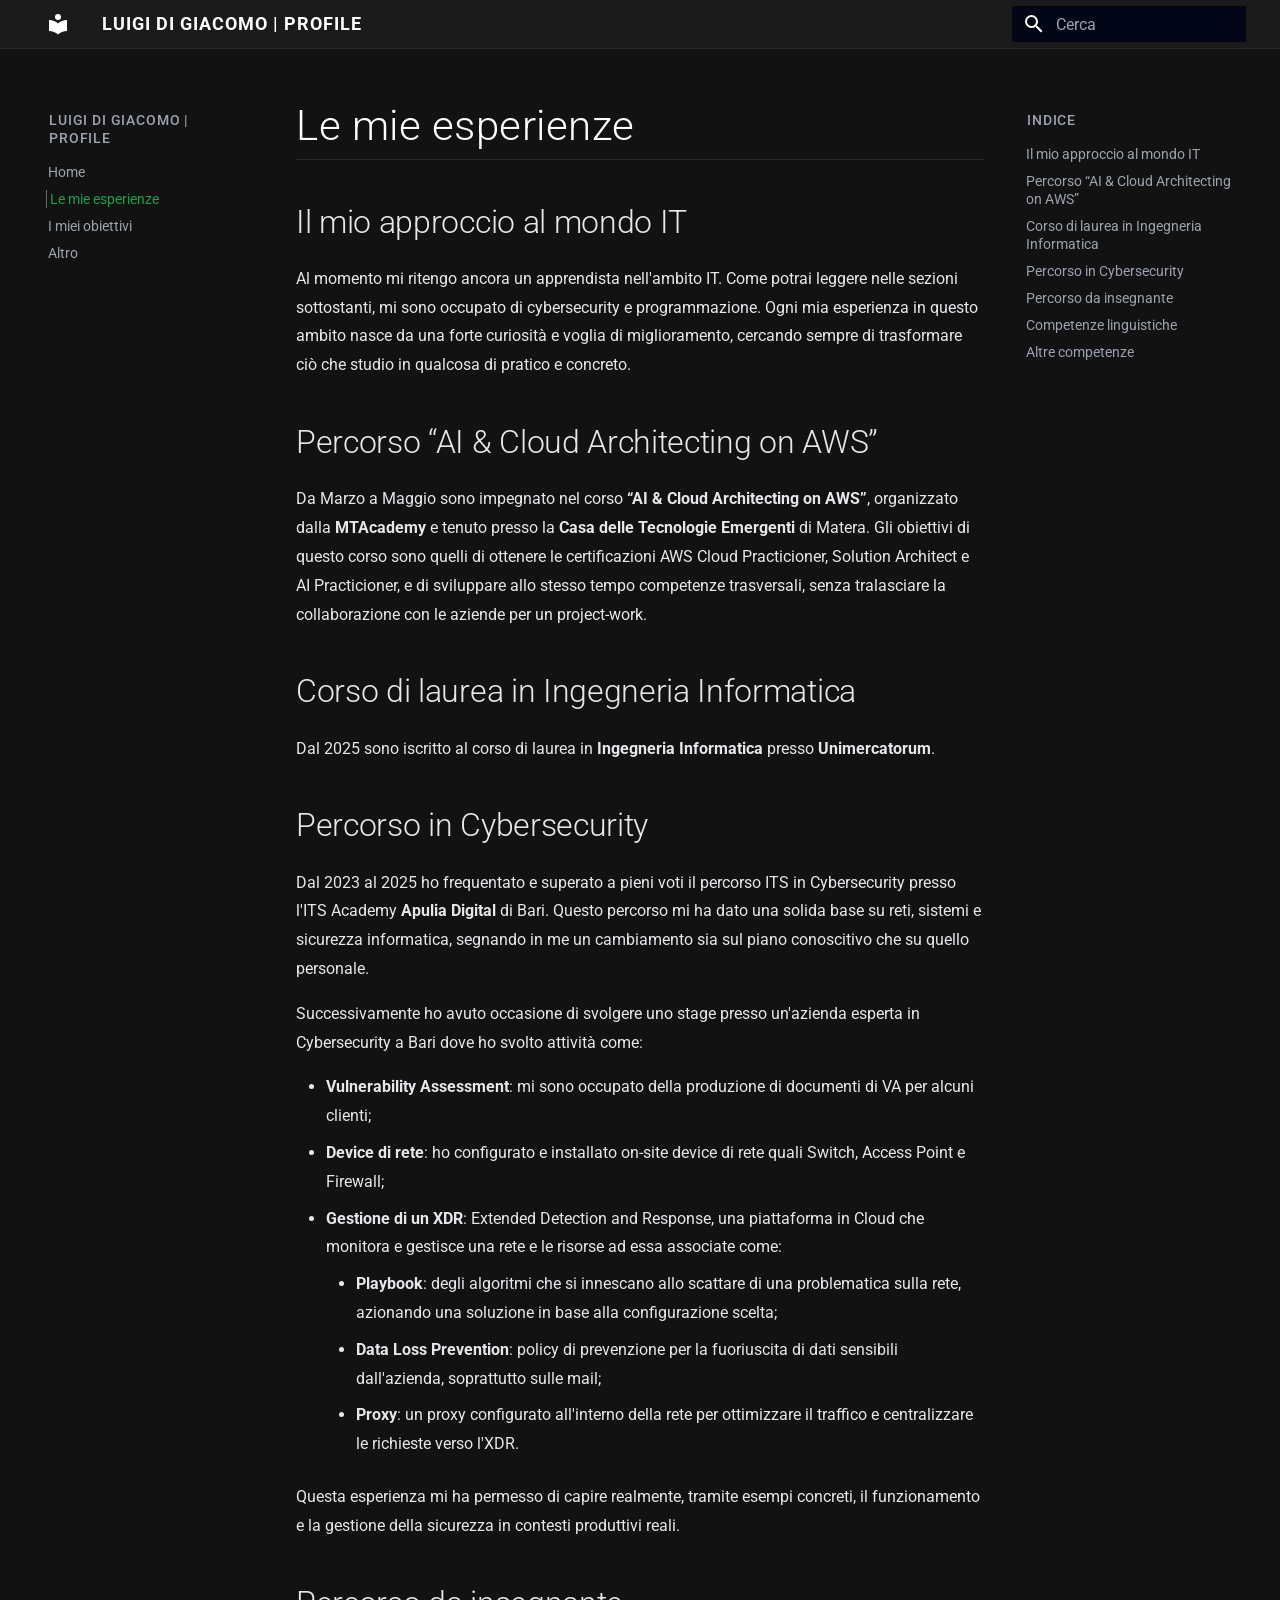
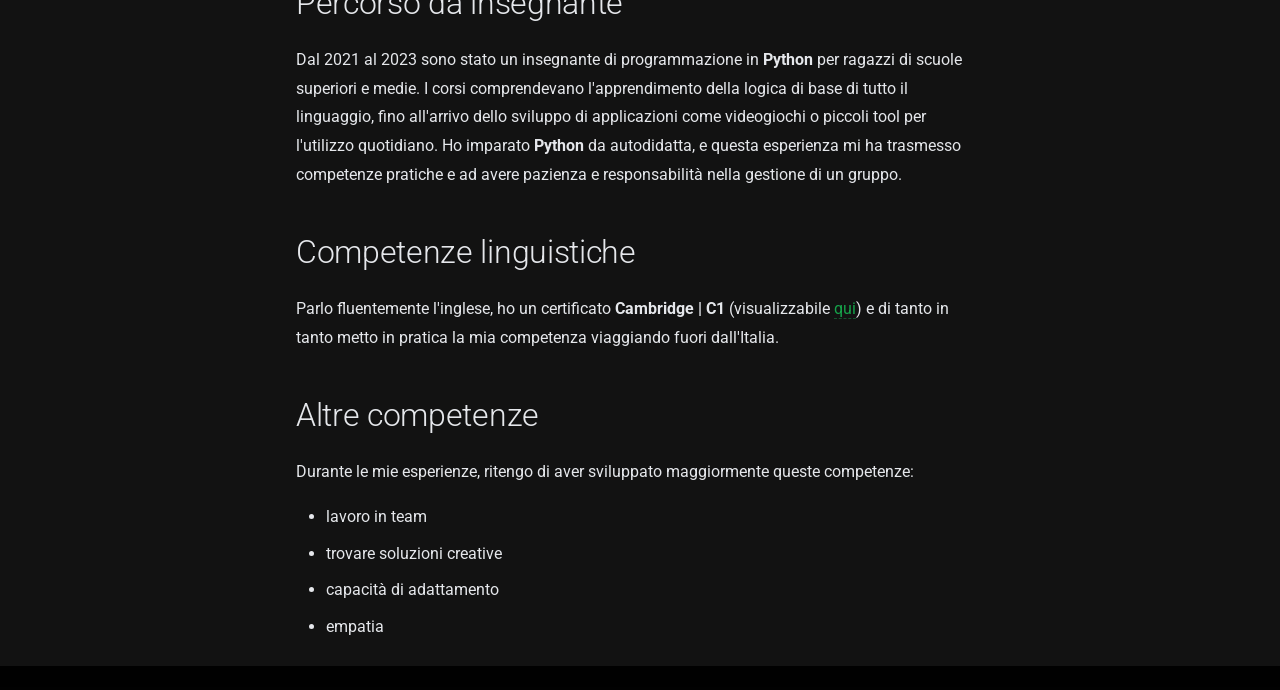
<file: portfolio/portfolio/site/esperienze/index.html>
<!doctype html>
<html lang="it" class="no-js">
  <head>
    
      <meta charset="utf-8">
      <meta name="viewport" content="width=device-width,initial-scale=1">
      
      
        <meta name="author" content="Luigi Di Giacomo">
      
      
        <link rel="canonical" href="https://luigidigiacomo.github.io/esperienze/">
      
      
        <link rel="prev" href="..">
      
      
        <link rel="next" href="../obiettivi/">
      
      
        
      
      
      <link rel="icon" href="../assets/images/favicon.png">
      <meta name="generator" content="mkdocs-1.6.1, mkdocs-material-9.7.6">
    
    
      
        <title>Le mie esperienze - Luigi Di Giacomo | Profile</title>
      
    
    
      <link rel="stylesheet" href="../assets/stylesheets/main.484c7ddc.min.css">
      
      


    
    
      
    
    
      
        
        
        <link rel="preconnect" href="https://fonts.gstatic.com" crossorigin>
        <link rel="stylesheet" href="https://fonts.googleapis.com/css?family=Roboto:300,300i,400,400i,700,700i%7CRoboto+Mono:400,400i,700,700i&display=fallback">
        <style>:root{--md-text-font:"Roboto";--md-code-font:"Roboto Mono"}</style>
      
    
    
      <link rel="stylesheet" href="../style.css">
    
      <link rel="stylesheet" href="../assets/stylesheets/extra.css">
    
    <script>__md_scope=new URL("..",location),__md_hash=e=>[...e].reduce(((e,_)=>(e<<5)-e+_.charCodeAt(0)),0),__md_get=(e,_=localStorage,t=__md_scope)=>JSON.parse(_.getItem(t.pathname+"."+e)),__md_set=(e,_,t=localStorage,a=__md_scope)=>{try{t.setItem(a.pathname+"."+e,JSON.stringify(_))}catch(e){}}</script>
    
      

    
    
  </head>
  
  
    <body dir="ltr">
  
    
    <input class="md-toggle" data-md-toggle="drawer" type="checkbox" id="__drawer" autocomplete="off">
    <input class="md-toggle" data-md-toggle="search" type="checkbox" id="__search" autocomplete="off">
    <label class="md-overlay" for="__drawer"></label>
    <div data-md-component="skip">
      
        
        <a href="#le-mie-esperienze" class="md-skip">
          Vai al contenuto
        </a>
      
    </div>
    <div data-md-component="announce">
      
    </div>
    
    
      

  

<header class="md-header md-header--shadow" data-md-component="header">
  <nav class="md-header__inner md-grid" aria-label="Intestazione">
    <a href=".." title="Luigi Di Giacomo | Profile" class="md-header__button md-logo" aria-label="Luigi Di Giacomo | Profile" data-md-component="logo">
      
  
  <svg xmlns="http://www.w3.org/2000/svg" viewBox="0 0 24 24"><path d="M12 8a3 3 0 0 0 3-3 3 3 0 0 0-3-3 3 3 0 0 0-3 3 3 3 0 0 0 3 3m0 3.54C9.64 9.35 6.5 8 3 8v11c3.5 0 6.64 1.35 9 3.54 2.36-2.19 5.5-3.54 9-3.54V8c-3.5 0-6.64 1.35-9 3.54"/></svg>

    </a>
    <label class="md-header__button md-icon" for="__drawer">
      
      <svg xmlns="http://www.w3.org/2000/svg" viewBox="0 0 24 24"><path d="M3 6h18v2H3zm0 5h18v2H3zm0 5h18v2H3z"/></svg>
    </label>
    <div class="md-header__title" data-md-component="header-title">
      <div class="md-header__ellipsis">
        <div class="md-header__topic">
          <span class="md-ellipsis">
            Luigi Di Giacomo | Profile
          </span>
        </div>
        <div class="md-header__topic" data-md-component="header-topic">
          <span class="md-ellipsis">
            
              Le mie esperienze
            
          </span>
        </div>
      </div>
    </div>
    
    
      <script>var palette=__md_get("__palette");if(palette&&palette.color){if("(prefers-color-scheme)"===palette.color.media){var media=matchMedia("(prefers-color-scheme: light)"),input=document.querySelector(media.matches?"[data-md-color-media='(prefers-color-scheme: light)']":"[data-md-color-media='(prefers-color-scheme: dark)']");palette.color.media=input.getAttribute("data-md-color-media"),palette.color.scheme=input.getAttribute("data-md-color-scheme"),palette.color.primary=input.getAttribute("data-md-color-primary"),palette.color.accent=input.getAttribute("data-md-color-accent")}for(var[key,value]of Object.entries(palette.color))document.body.setAttribute("data-md-color-"+key,value)}</script>
    
    
    
      
      
        <label class="md-header__button md-icon" for="__search">
          
          <svg xmlns="http://www.w3.org/2000/svg" viewBox="0 0 24 24"><path d="M9.5 3A6.5 6.5 0 0 1 16 9.5c0 1.61-.59 3.09-1.56 4.23l.27.27h.79l5 5-1.5 1.5-5-5v-.79l-.27-.27A6.52 6.52 0 0 1 9.5 16 6.5 6.5 0 0 1 3 9.5 6.5 6.5 0 0 1 9.5 3m0 2C7 5 5 7 5 9.5S7 14 9.5 14 14 12 14 9.5 12 5 9.5 5"/></svg>
        </label>
        <div class="md-search" data-md-component="search" role="dialog">
  <label class="md-search__overlay" for="__search"></label>
  <div class="md-search__inner" role="search">
    <form class="md-search__form" name="search">
      <input type="text" class="md-search__input" name="query" aria-label="Cerca" placeholder="Cerca" autocapitalize="off" autocorrect="off" autocomplete="off" spellcheck="false" data-md-component="search-query" required>
      <label class="md-search__icon md-icon" for="__search">
        
        <svg xmlns="http://www.w3.org/2000/svg" viewBox="0 0 24 24"><path d="M9.5 3A6.5 6.5 0 0 1 16 9.5c0 1.61-.59 3.09-1.56 4.23l.27.27h.79l5 5-1.5 1.5-5-5v-.79l-.27-.27A6.52 6.52 0 0 1 9.5 16 6.5 6.5 0 0 1 3 9.5 6.5 6.5 0 0 1 9.5 3m0 2C7 5 5 7 5 9.5S7 14 9.5 14 14 12 14 9.5 12 5 9.5 5"/></svg>
        
        <svg xmlns="http://www.w3.org/2000/svg" viewBox="0 0 24 24"><path d="M20 11v2H8l5.5 5.5-1.42 1.42L4.16 12l7.92-7.92L13.5 5.5 8 11z"/></svg>
      </label>
      <nav class="md-search__options" aria-label="Cerca">
        
        <button type="reset" class="md-search__icon md-icon" title="Cancella" aria-label="Cancella" tabindex="-1">
          
          <svg xmlns="http://www.w3.org/2000/svg" viewBox="0 0 24 24"><path d="M19 6.41 17.59 5 12 10.59 6.41 5 5 6.41 10.59 12 5 17.59 6.41 19 12 13.41 17.59 19 19 17.59 13.41 12z"/></svg>
        </button>
      </nav>
      
    </form>
    <div class="md-search__output">
      <div class="md-search__scrollwrap" tabindex="0" data-md-scrollfix>
        <div class="md-search-result" data-md-component="search-result">
          <div class="md-search-result__meta">
            Inizializza la ricerca
          </div>
          <ol class="md-search-result__list" role="presentation"></ol>
        </div>
      </div>
    </div>
  </div>
</div>
      
    
    
  </nav>
  
</header>
    
    <div class="md-container" data-md-component="container">
      
      
        
          
        
      
      <main class="md-main" data-md-component="main">
        <div class="md-main__inner md-grid">
          
            
              
              <div class="md-sidebar md-sidebar--primary" data-md-component="sidebar" data-md-type="navigation" >
                <div class="md-sidebar__scrollwrap">
                  <div class="md-sidebar__inner">
                    



<nav class="md-nav md-nav--primary" aria-label="Navigazione" data-md-level="0">
  <label class="md-nav__title" for="__drawer">
    <a href=".." title="Luigi Di Giacomo | Profile" class="md-nav__button md-logo" aria-label="Luigi Di Giacomo | Profile" data-md-component="logo">
      
  
  <svg xmlns="http://www.w3.org/2000/svg" viewBox="0 0 24 24"><path d="M12 8a3 3 0 0 0 3-3 3 3 0 0 0-3-3 3 3 0 0 0-3 3 3 3 0 0 0 3 3m0 3.54C9.64 9.35 6.5 8 3 8v11c3.5 0 6.64 1.35 9 3.54 2.36-2.19 5.5-3.54 9-3.54V8c-3.5 0-6.64 1.35-9 3.54"/></svg>

    </a>
    Luigi Di Giacomo | Profile
  </label>
  
  <ul class="md-nav__list" data-md-scrollfix>
    
      
      
  
  
  
  
    <li class="md-nav__item">
      <a href=".." class="md-nav__link">
        
  
  
  <span class="md-ellipsis">
    
  
    Home
  

    
  </span>
  
  

      </a>
    </li>
  

    
      
      
  
  
    
  
  
  
    <li class="md-nav__item md-nav__item--active">
      
      <input class="md-nav__toggle md-toggle" type="checkbox" id="__toc">
      
      
        
      
      
        <label class="md-nav__link md-nav__link--active" for="__toc">
          
  
  
  <span class="md-ellipsis">
    
  
    Le mie esperienze
  

    
  </span>
  
  

          <span class="md-nav__icon md-icon"></span>
        </label>
      
      <a href="./" class="md-nav__link md-nav__link--active">
        
  
  
  <span class="md-ellipsis">
    
  
    Le mie esperienze
  

    
  </span>
  
  

      </a>
      
        

<nav class="md-nav md-nav--secondary" aria-label="Indice">
  
  
  
    
  
  
    <label class="md-nav__title" for="__toc">
      <span class="md-nav__icon md-icon"></span>
      Indice
    </label>
    <ul class="md-nav__list" data-md-component="toc" data-md-scrollfix>
      
        <li class="md-nav__item">
  <a href="#il-mio-approccio-al-mondo-it" class="md-nav__link">
    <span class="md-ellipsis">
      
        Il mio approccio al mondo IT
      
    </span>
  </a>
  
</li>
      
        <li class="md-nav__item">
  <a href="#percorso-ai-cloud-architecting-on-aws" class="md-nav__link">
    <span class="md-ellipsis">
      
        Percorso “AI &amp; Cloud Architecting on AWS”
      
    </span>
  </a>
  
</li>
      
        <li class="md-nav__item">
  <a href="#corso-di-laurea-in-ingegneria-informatica" class="md-nav__link">
    <span class="md-ellipsis">
      
        Corso di laurea in Ingegneria Informatica
      
    </span>
  </a>
  
</li>
      
        <li class="md-nav__item">
  <a href="#percorso-in-cybersecurity" class="md-nav__link">
    <span class="md-ellipsis">
      
        Percorso in Cybersecurity
      
    </span>
  </a>
  
</li>
      
        <li class="md-nav__item">
  <a href="#percorso-da-insegnante" class="md-nav__link">
    <span class="md-ellipsis">
      
        Percorso da insegnante
      
    </span>
  </a>
  
</li>
      
        <li class="md-nav__item">
  <a href="#competenze-linguistiche" class="md-nav__link">
    <span class="md-ellipsis">
      
        Competenze linguistiche
      
    </span>
  </a>
  
</li>
      
        <li class="md-nav__item">
  <a href="#altre-competenze" class="md-nav__link">
    <span class="md-ellipsis">
      
        Altre competenze
      
    </span>
  </a>
  
</li>
      
    </ul>
  
</nav>
      
    </li>
  

    
      
      
  
  
  
  
    <li class="md-nav__item">
      <a href="../obiettivi/" class="md-nav__link">
        
  
  
  <span class="md-ellipsis">
    
  
    I miei obiettivi
  

    
  </span>
  
  

      </a>
    </li>
  

    
      
      
  
  
  
  
    <li class="md-nav__item">
      <a href="../info/" class="md-nav__link">
        
  
  
  <span class="md-ellipsis">
    
  
    Altro
  

    
  </span>
  
  

      </a>
    </li>
  

    
  </ul>
</nav>
                  </div>
                </div>
              </div>
            
            
              
              <div class="md-sidebar md-sidebar--secondary" data-md-component="sidebar" data-md-type="toc" >
                <div class="md-sidebar__scrollwrap">
                  <div class="md-sidebar__inner">
                    

<nav class="md-nav md-nav--secondary" aria-label="Indice">
  
  
  
    
  
  
    <label class="md-nav__title" for="__toc">
      <span class="md-nav__icon md-icon"></span>
      Indice
    </label>
    <ul class="md-nav__list" data-md-component="toc" data-md-scrollfix>
      
        <li class="md-nav__item">
  <a href="#il-mio-approccio-al-mondo-it" class="md-nav__link">
    <span class="md-ellipsis">
      
        Il mio approccio al mondo IT
      
    </span>
  </a>
  
</li>
      
        <li class="md-nav__item">
  <a href="#percorso-ai-cloud-architecting-on-aws" class="md-nav__link">
    <span class="md-ellipsis">
      
        Percorso “AI &amp; Cloud Architecting on AWS”
      
    </span>
  </a>
  
</li>
      
        <li class="md-nav__item">
  <a href="#corso-di-laurea-in-ingegneria-informatica" class="md-nav__link">
    <span class="md-ellipsis">
      
        Corso di laurea in Ingegneria Informatica
      
    </span>
  </a>
  
</li>
      
        <li class="md-nav__item">
  <a href="#percorso-in-cybersecurity" class="md-nav__link">
    <span class="md-ellipsis">
      
        Percorso in Cybersecurity
      
    </span>
  </a>
  
</li>
      
        <li class="md-nav__item">
  <a href="#percorso-da-insegnante" class="md-nav__link">
    <span class="md-ellipsis">
      
        Percorso da insegnante
      
    </span>
  </a>
  
</li>
      
        <li class="md-nav__item">
  <a href="#competenze-linguistiche" class="md-nav__link">
    <span class="md-ellipsis">
      
        Competenze linguistiche
      
    </span>
  </a>
  
</li>
      
        <li class="md-nav__item">
  <a href="#altre-competenze" class="md-nav__link">
    <span class="md-ellipsis">
      
        Altre competenze
      
    </span>
  </a>
  
</li>
      
    </ul>
  
</nav>
                  </div>
                </div>
              </div>
            
          
          
            <div class="md-content" data-md-component="content">
              
              <article class="md-content__inner md-typeset">
                
                  



<h1 id="le-mie-esperienze">Le mie esperienze</h1>
<h2 id="il-mio-approccio-al-mondo-it">Il mio approccio al mondo IT</h2>
<p>Al momento mi ritengo ancora un apprendista nell'ambito IT. Come potrai leggere nelle sezioni sottostanti, mi sono occupato di cybersecurity e programmazione. Ogni mia esperienza in questo ambito nasce da una forte curiosità e voglia di miglioramento, cercando sempre di trasformare ciò che studio in qualcosa di pratico e concreto.</p>
<h2 id="percorso-ai-cloud-architecting-on-aws">Percorso “AI &amp; Cloud Architecting on AWS”</h2>
<p>Da Marzo a Maggio sono impegnato nel corso <strong>“AI &amp; Cloud Architecting on AWS”</strong>, organizzato dalla <strong>MTAcademy</strong> e tenuto presso la <strong>Casa delle Tecnologie Emergenti</strong> di Matera. Gli obiettivi di questo corso sono quelli di ottenere le certificazioni AWS Cloud Practicioner, Solution Architect e AI Practicioner, e di sviluppare allo stesso tempo competenze trasversali, senza tralasciare la collaborazione con le aziende per un project-work.</p>
<h2 id="corso-di-laurea-in-ingegneria-informatica">Corso di laurea in Ingegneria Informatica</h2>
<p>Dal 2025 sono iscritto al corso di laurea in <strong>Ingegneria Informatica</strong> presso <strong>Unimercatorum</strong>.</p>
<h2 id="percorso-in-cybersecurity">Percorso in Cybersecurity</h2>
<p>Dal 2023 al 2025 ho frequentato e superato a pieni voti il percorso ITS in Cybersecurity presso l'ITS Academy <strong>Apulia Digital</strong> di Bari. Questo percorso mi ha dato una solida base su reti, sistemi e sicurezza informatica, segnando in me un cambiamento sia sul piano conoscitivo che su quello personale.</p>
<p>Successivamente ho avuto occasione di svolgere uno stage presso un'azienda esperta in Cybersecurity a Bari dove ho svolto attività come:</p>
<ul>
<li><strong>Vulnerability Assessment</strong>: mi sono occupato della produzione di documenti di VA per alcuni clienti;</li>
<li><strong>Device di rete</strong>: ho configurato e installato on-site device di rete quali Switch, Access Point e Firewall;</li>
<li><strong>Gestione di un XDR</strong>: Extended Detection and Response, una piattaforma in Cloud che monitora e gestisce una rete e le risorse ad essa associate come:<ul>
<li><strong>Playbook</strong>: degli algoritmi che si innescano allo scattare di una problematica sulla rete, azionando una soluzione in base alla configurazione scelta;</li>
<li><strong>Data Loss Prevention</strong>: policy di prevenzione per la fuoriuscita di dati sensibili dall'azienda, soprattutto sulle mail;</li>
<li><strong>Proxy</strong>: un proxy configurato all'interno della rete per ottimizzare il traffico e centralizzare le richieste verso l'XDR.</li>
</ul>
</li>
</ul>
<p>Questa esperienza mi ha permesso di capire realmente, tramite esempi concreti, il funzionamento e la gestione della sicurezza in contesti produttivi reali.</p>
<h2 id="percorso-da-insegnante">Percorso da insegnante</h2>
<p>Dal 2021 al 2023 sono stato un insegnante di programmazione in <strong>Python</strong> per ragazzi di scuole superiori e medie. I corsi comprendevano l'apprendimento della logica di base di tutto il linguaggio, fino all'arrivo dello sviluppo di applicazioni come videogiochi o piccoli tool per l'utilizzo quotidiano.
Ho imparato <strong>Python</strong> da autodidatta, e questa esperienza mi ha trasmesso competenze pratiche e ad avere pazienza e responsabilità nella gestione di un gruppo.</p>
<h2 id="competenze-linguistiche">Competenze linguistiche</h2>
<p>Parlo fluentemente l'inglese, ho un certificato <strong>Cambridge | C1</strong> (visualizzabile <a href="../files/C1_Cambridge_Certificate.pdf">qui</a>) e di tanto in tanto metto in pratica la mia competenza viaggiando fuori dall'Italia.</p>
<h2 id="altre-competenze">Altre competenze</h2>
<p>Durante le mie esperienze, ritengo di aver sviluppato maggiormente queste competenze:</p>
<ul>
<li>lavoro in team</li>
<li>trovare soluzioni creative</li>
<li>capacità di adattamento</li>
<li>empatia</li>
</ul>












                
              </article>
            </div>
          
          
<script>var target=document.getElementById(location.hash.slice(1));target&&target.name&&(target.checked=target.name.startsWith("__tabbed_"))</script>
        </div>
        
      </main>
      
        <footer class="md-footer">
  
  <div class="md-footer-meta md-typeset">
    <div class="md-footer-meta__inner md-grid">
      <div class="md-copyright">
  
  
</div>
      
    </div>
  </div>
</footer>
      
    </div>
    <div class="md-dialog" data-md-component="dialog">
      <div class="md-dialog__inner md-typeset"></div>
    </div>
    
    
    
      
      
      <script id="__config" type="application/json">{"annotate": null, "base": "..", "features": [], "search": "../assets/javascripts/workers/search.2c215733.min.js", "tags": null, "translations": {"clipboard.copied": "Copiato", "clipboard.copy": "Copia", "search.result.more.one": "1 altro in questa pagina", "search.result.more.other": "# altri in questa pagina", "search.result.none": "Nessun documento trovato", "search.result.one": "1 documento trovato", "search.result.other": "# documenti trovati", "search.result.placeholder": "Scrivi per iniziare a cercare", "search.result.term.missing": "Non presente", "select.version": "Seleziona la versione"}, "version": null}</script>
    
    
      <script src="../assets/javascripts/bundle.79ae519e.min.js"></script>
      
    
  </body>
</html>
</file>
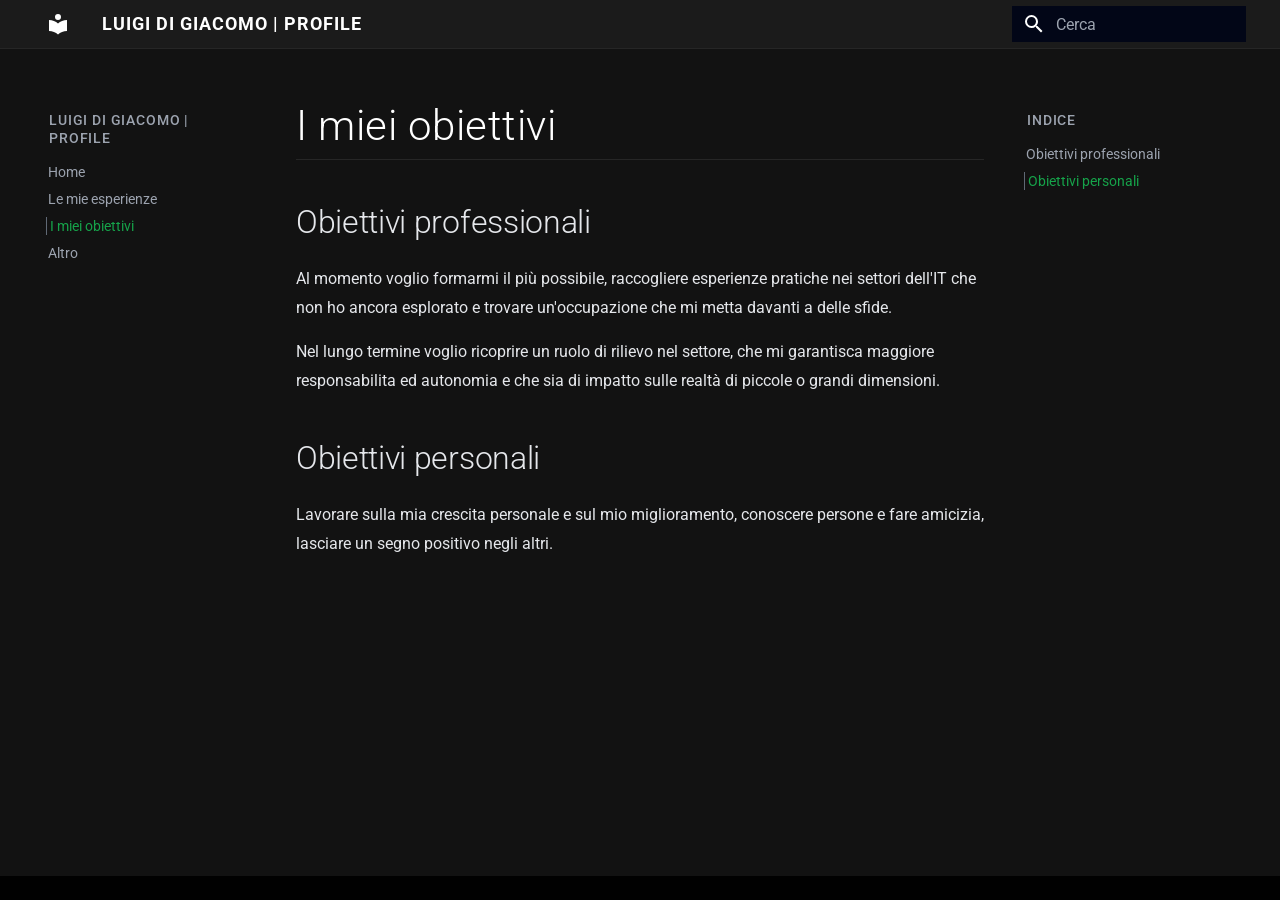
<file: portfolio/portfolio/site/obiettivi/index.html>
<!doctype html>
<html lang="it" class="no-js">
  <head>
    
      <meta charset="utf-8">
      <meta name="viewport" content="width=device-width,initial-scale=1">
      
      
        <meta name="author" content="Luigi Di Giacomo">
      
      
        <link rel="canonical" href="https://luigidigiacomo.github.io/obiettivi/">
      
      
        <link rel="prev" href="../esperienze/">
      
      
        <link rel="next" href="../info/">
      
      
        
      
      
      <link rel="icon" href="../assets/images/favicon.png">
      <meta name="generator" content="mkdocs-1.6.1, mkdocs-material-9.7.6">
    
    
      
        <title>I miei obiettivi - Luigi Di Giacomo | Profile</title>
      
    
    
      <link rel="stylesheet" href="../assets/stylesheets/main.484c7ddc.min.css">
      
      


    
    
      
    
    
      
        
        
        <link rel="preconnect" href="https://fonts.gstatic.com" crossorigin>
        <link rel="stylesheet" href="https://fonts.googleapis.com/css?family=Roboto:300,300i,400,400i,700,700i%7CRoboto+Mono:400,400i,700,700i&display=fallback">
        <style>:root{--md-text-font:"Roboto";--md-code-font:"Roboto Mono"}</style>
      
    
    
      <link rel="stylesheet" href="../style.css">
    
      <link rel="stylesheet" href="../assets/stylesheets/extra.css">
    
    <script>__md_scope=new URL("..",location),__md_hash=e=>[...e].reduce(((e,_)=>(e<<5)-e+_.charCodeAt(0)),0),__md_get=(e,_=localStorage,t=__md_scope)=>JSON.parse(_.getItem(t.pathname+"."+e)),__md_set=(e,_,t=localStorage,a=__md_scope)=>{try{t.setItem(a.pathname+"."+e,JSON.stringify(_))}catch(e){}}</script>
    
      

    
    
  </head>
  
  
    <body dir="ltr">
  
    
    <input class="md-toggle" data-md-toggle="drawer" type="checkbox" id="__drawer" autocomplete="off">
    <input class="md-toggle" data-md-toggle="search" type="checkbox" id="__search" autocomplete="off">
    <label class="md-overlay" for="__drawer"></label>
    <div data-md-component="skip">
      
        
        <a href="#i-miei-obiettivi" class="md-skip">
          Vai al contenuto
        </a>
      
    </div>
    <div data-md-component="announce">
      
    </div>
    
    
      

  

<header class="md-header md-header--shadow" data-md-component="header">
  <nav class="md-header__inner md-grid" aria-label="Intestazione">
    <a href=".." title="Luigi Di Giacomo | Profile" class="md-header__button md-logo" aria-label="Luigi Di Giacomo | Profile" data-md-component="logo">
      
  
  <svg xmlns="http://www.w3.org/2000/svg" viewBox="0 0 24 24"><path d="M12 8a3 3 0 0 0 3-3 3 3 0 0 0-3-3 3 3 0 0 0-3 3 3 3 0 0 0 3 3m0 3.54C9.64 9.35 6.5 8 3 8v11c3.5 0 6.64 1.35 9 3.54 2.36-2.19 5.5-3.54 9-3.54V8c-3.5 0-6.64 1.35-9 3.54"/></svg>

    </a>
    <label class="md-header__button md-icon" for="__drawer">
      
      <svg xmlns="http://www.w3.org/2000/svg" viewBox="0 0 24 24"><path d="M3 6h18v2H3zm0 5h18v2H3zm0 5h18v2H3z"/></svg>
    </label>
    <div class="md-header__title" data-md-component="header-title">
      <div class="md-header__ellipsis">
        <div class="md-header__topic">
          <span class="md-ellipsis">
            Luigi Di Giacomo | Profile
          </span>
        </div>
        <div class="md-header__topic" data-md-component="header-topic">
          <span class="md-ellipsis">
            
              I miei obiettivi
            
          </span>
        </div>
      </div>
    </div>
    
    
      <script>var palette=__md_get("__palette");if(palette&&palette.color){if("(prefers-color-scheme)"===palette.color.media){var media=matchMedia("(prefers-color-scheme: light)"),input=document.querySelector(media.matches?"[data-md-color-media='(prefers-color-scheme: light)']":"[data-md-color-media='(prefers-color-scheme: dark)']");palette.color.media=input.getAttribute("data-md-color-media"),palette.color.scheme=input.getAttribute("data-md-color-scheme"),palette.color.primary=input.getAttribute("data-md-color-primary"),palette.color.accent=input.getAttribute("data-md-color-accent")}for(var[key,value]of Object.entries(palette.color))document.body.setAttribute("data-md-color-"+key,value)}</script>
    
    
    
      
      
        <label class="md-header__button md-icon" for="__search">
          
          <svg xmlns="http://www.w3.org/2000/svg" viewBox="0 0 24 24"><path d="M9.5 3A6.5 6.5 0 0 1 16 9.5c0 1.61-.59 3.09-1.56 4.23l.27.27h.79l5 5-1.5 1.5-5-5v-.79l-.27-.27A6.52 6.52 0 0 1 9.5 16 6.5 6.5 0 0 1 3 9.5 6.5 6.5 0 0 1 9.5 3m0 2C7 5 5 7 5 9.5S7 14 9.5 14 14 12 14 9.5 12 5 9.5 5"/></svg>
        </label>
        <div class="md-search" data-md-component="search" role="dialog">
  <label class="md-search__overlay" for="__search"></label>
  <div class="md-search__inner" role="search">
    <form class="md-search__form" name="search">
      <input type="text" class="md-search__input" name="query" aria-label="Cerca" placeholder="Cerca" autocapitalize="off" autocorrect="off" autocomplete="off" spellcheck="false" data-md-component="search-query" required>
      <label class="md-search__icon md-icon" for="__search">
        
        <svg xmlns="http://www.w3.org/2000/svg" viewBox="0 0 24 24"><path d="M9.5 3A6.5 6.5 0 0 1 16 9.5c0 1.61-.59 3.09-1.56 4.23l.27.27h.79l5 5-1.5 1.5-5-5v-.79l-.27-.27A6.52 6.52 0 0 1 9.5 16 6.5 6.5 0 0 1 3 9.5 6.5 6.5 0 0 1 9.5 3m0 2C7 5 5 7 5 9.5S7 14 9.5 14 14 12 14 9.5 12 5 9.5 5"/></svg>
        
        <svg xmlns="http://www.w3.org/2000/svg" viewBox="0 0 24 24"><path d="M20 11v2H8l5.5 5.5-1.42 1.42L4.16 12l7.92-7.92L13.5 5.5 8 11z"/></svg>
      </label>
      <nav class="md-search__options" aria-label="Cerca">
        
        <button type="reset" class="md-search__icon md-icon" title="Cancella" aria-label="Cancella" tabindex="-1">
          
          <svg xmlns="http://www.w3.org/2000/svg" viewBox="0 0 24 24"><path d="M19 6.41 17.59 5 12 10.59 6.41 5 5 6.41 10.59 12 5 17.59 6.41 19 12 13.41 17.59 19 19 17.59 13.41 12z"/></svg>
        </button>
      </nav>
      
    </form>
    <div class="md-search__output">
      <div class="md-search__scrollwrap" tabindex="0" data-md-scrollfix>
        <div class="md-search-result" data-md-component="search-result">
          <div class="md-search-result__meta">
            Inizializza la ricerca
          </div>
          <ol class="md-search-result__list" role="presentation"></ol>
        </div>
      </div>
    </div>
  </div>
</div>
      
    
    
  </nav>
  
</header>
    
    <div class="md-container" data-md-component="container">
      
      
        
          
        
      
      <main class="md-main" data-md-component="main">
        <div class="md-main__inner md-grid">
          
            
              
              <div class="md-sidebar md-sidebar--primary" data-md-component="sidebar" data-md-type="navigation" >
                <div class="md-sidebar__scrollwrap">
                  <div class="md-sidebar__inner">
                    



<nav class="md-nav md-nav--primary" aria-label="Navigazione" data-md-level="0">
  <label class="md-nav__title" for="__drawer">
    <a href=".." title="Luigi Di Giacomo | Profile" class="md-nav__button md-logo" aria-label="Luigi Di Giacomo | Profile" data-md-component="logo">
      
  
  <svg xmlns="http://www.w3.org/2000/svg" viewBox="0 0 24 24"><path d="M12 8a3 3 0 0 0 3-3 3 3 0 0 0-3-3 3 3 0 0 0-3 3 3 3 0 0 0 3 3m0 3.54C9.64 9.35 6.5 8 3 8v11c3.5 0 6.64 1.35 9 3.54 2.36-2.19 5.5-3.54 9-3.54V8c-3.5 0-6.64 1.35-9 3.54"/></svg>

    </a>
    Luigi Di Giacomo | Profile
  </label>
  
  <ul class="md-nav__list" data-md-scrollfix>
    
      
      
  
  
  
  
    <li class="md-nav__item">
      <a href=".." class="md-nav__link">
        
  
  
  <span class="md-ellipsis">
    
  
    Home
  

    
  </span>
  
  

      </a>
    </li>
  

    
      
      
  
  
  
  
    <li class="md-nav__item">
      <a href="../esperienze/" class="md-nav__link">
        
  
  
  <span class="md-ellipsis">
    
  
    Le mie esperienze
  

    
  </span>
  
  

      </a>
    </li>
  

    
      
      
  
  
    
  
  
  
    <li class="md-nav__item md-nav__item--active">
      
      <input class="md-nav__toggle md-toggle" type="checkbox" id="__toc">
      
      
        
      
      
        <label class="md-nav__link md-nav__link--active" for="__toc">
          
  
  
  <span class="md-ellipsis">
    
  
    I miei obiettivi
  

    
  </span>
  
  

          <span class="md-nav__icon md-icon"></span>
        </label>
      
      <a href="./" class="md-nav__link md-nav__link--active">
        
  
  
  <span class="md-ellipsis">
    
  
    I miei obiettivi
  

    
  </span>
  
  

      </a>
      
        

<nav class="md-nav md-nav--secondary" aria-label="Indice">
  
  
  
    
  
  
    <label class="md-nav__title" for="__toc">
      <span class="md-nav__icon md-icon"></span>
      Indice
    </label>
    <ul class="md-nav__list" data-md-component="toc" data-md-scrollfix>
      
        <li class="md-nav__item">
  <a href="#obiettivi-professionali" class="md-nav__link">
    <span class="md-ellipsis">
      
        Obiettivi professionali
      
    </span>
  </a>
  
</li>
      
        <li class="md-nav__item">
  <a href="#obiettivi-personali" class="md-nav__link">
    <span class="md-ellipsis">
      
        Obiettivi personali
      
    </span>
  </a>
  
</li>
      
    </ul>
  
</nav>
      
    </li>
  

    
      
      
  
  
  
  
    <li class="md-nav__item">
      <a href="../info/" class="md-nav__link">
        
  
  
  <span class="md-ellipsis">
    
  
    Altro
  

    
  </span>
  
  

      </a>
    </li>
  

    
  </ul>
</nav>
                  </div>
                </div>
              </div>
            
            
              
              <div class="md-sidebar md-sidebar--secondary" data-md-component="sidebar" data-md-type="toc" >
                <div class="md-sidebar__scrollwrap">
                  <div class="md-sidebar__inner">
                    

<nav class="md-nav md-nav--secondary" aria-label="Indice">
  
  
  
    
  
  
    <label class="md-nav__title" for="__toc">
      <span class="md-nav__icon md-icon"></span>
      Indice
    </label>
    <ul class="md-nav__list" data-md-component="toc" data-md-scrollfix>
      
        <li class="md-nav__item">
  <a href="#obiettivi-professionali" class="md-nav__link">
    <span class="md-ellipsis">
      
        Obiettivi professionali
      
    </span>
  </a>
  
</li>
      
        <li class="md-nav__item">
  <a href="#obiettivi-personali" class="md-nav__link">
    <span class="md-ellipsis">
      
        Obiettivi personali
      
    </span>
  </a>
  
</li>
      
    </ul>
  
</nav>
                  </div>
                </div>
              </div>
            
          
          
            <div class="md-content" data-md-component="content">
              
              <article class="md-content__inner md-typeset">
                
                  



<h1 id="i-miei-obiettivi">I miei obiettivi</h1>
<h2 id="obiettivi-professionali">Obiettivi professionali</h2>
<p>Al momento voglio formarmi il più possibile, raccogliere esperienze pratiche nei settori dell'IT che non ho ancora esplorato e trovare un'occupazione che mi metta davanti a delle sfide.</p>
<p>Nel lungo termine voglio ricoprire un ruolo di rilievo nel settore, che mi garantisca maggiore responsabilita ed autonomia e che sia di impatto sulle realtà di piccole o grandi dimensioni.</p>
<h2 id="obiettivi-personali">Obiettivi personali</h2>
<p>Lavorare sulla mia crescita personale e sul mio miglioramento, conoscere persone e fare amicizia, lasciare un segno positivo negli altri.</p>












                
              </article>
            </div>
          
          
<script>var target=document.getElementById(location.hash.slice(1));target&&target.name&&(target.checked=target.name.startsWith("__tabbed_"))</script>
        </div>
        
      </main>
      
        <footer class="md-footer">
  
  <div class="md-footer-meta md-typeset">
    <div class="md-footer-meta__inner md-grid">
      <div class="md-copyright">
  
  
</div>
      
    </div>
  </div>
</footer>
      
    </div>
    <div class="md-dialog" data-md-component="dialog">
      <div class="md-dialog__inner md-typeset"></div>
    </div>
    
    
    
      
      
      <script id="__config" type="application/json">{"annotate": null, "base": "..", "features": [], "search": "../assets/javascripts/workers/search.2c215733.min.js", "tags": null, "translations": {"clipboard.copied": "Copiato", "clipboard.copy": "Copia", "search.result.more.one": "1 altro in questa pagina", "search.result.more.other": "# altri in questa pagina", "search.result.none": "Nessun documento trovato", "search.result.one": "1 documento trovato", "search.result.other": "# documenti trovati", "search.result.placeholder": "Scrivi per iniziare a cercare", "search.result.term.missing": "Non presente", "select.version": "Seleziona la versione"}, "version": null}</script>
    
    
      <script src="../assets/javascripts/bundle.79ae519e.min.js"></script>
      
    
  </body>
</html>
</file>
<file: portfolio/portfolio/site/style.css>
/* ============================================================
   LUIGI DI GIACOMO — PORTFOLIO THEME
   Single Gray Background + Mono Green (nav uniformi)
   ============================================================ */

/* --- Palette --- */
:root {
  --ld-bg:            #121212;   /* unico sfondo per tutto */
  --ld-header:        #1b1b1b;   /* header leggermente diverso */
  --ld-drawer:        #1b1b1b;   /* sfondo menu hamburger */
  --ld-border-subtle: #262626;

  --ld-text-main:     #f9fafb;
  --ld-text-soft:     #e5e7eb;
  --ld-text-muted:    #9ca3af;

  --ld-green:         #16a34a;
  --ld-green-light:   #22c55e;

  --ld-white:         #ffffff;

  --ld-code-bg:       #1e1e1e;
  --ld-code-fg:       #bbf7d0;
}

[data-md-color-scheme="default"] {
  --md-default-bg-color: var(--ld-bg);
  --md-default-fg-color: var(--ld-text-main);
}

/* ================== SFONDO UNICO (navbar + contenuto) ================== */

body,
.md-main,
.md-container,
.md-content__inner,
.md-content,
.md-sidebar--secondary,
.md-sidebar--secondary .md-sidebar__scrollwrap,
.md-sidebar--secondary .md-sidebar__inner,
nav.md-nav--secondary,
.ld-footer {
  background-color: var(--ld-bg) !important;
  color: var(--ld-text-main);
  box-shadow: none !important;
  border: none !important;
}

/* Sidebar PRIMARIA (sinistra) – forza stesso colore dello sfondo */
.md-sidebar--primary,
.md-sidebar--primary .md-sidebar__scrollwrap,
.md-sidebar--primary .md-sidebar__inner,
nav.md-nav--primary {
  background-color: var(--ld-bg) !important;
  box-shadow: none !important;
  border: none !important;
}

/* ================== HEADER ================== */

.md-header {
  background-color: var(--ld-header) !important;
  border-bottom: 1px solid var(--ld-border-subtle) !important;
  box-shadow: none !important;
}

.md-header__title {
  font-weight: 600;
  letter-spacing: 1px;
  text-transform: uppercase;
  color: var(--ld-white) !important;
}

/* ================== MENU HAMBURGER / MOBILE DRAWER ================== */

.md-nav--primary,
.md-nav--primary .md-nav__title[for="__drawer"],
.md-nav--primary .md-nav__list,
.md-nav--primary .md-nav__item,
.md-nav {
  background-color: var(--ld-drawer) !important;
}

/* ================== NAVBAR / INDICE ================== */

.md-nav__title {
  background-color: transparent !important;
  color: var(--ld-text-muted) !important;
  font-weight: 500;
  text-transform: uppercase;
  letter-spacing: 0.06em;
  padding: 0.4rem 0.75rem 0.35rem 0.75rem;
  border: none !important;
  box-shadow: none !important;
}

.md-nav__title .md-nav__icon {
  color: var(--ld-text-muted);
  opacity: 0.6;
}

.md-nav__title::after {
  content: none !important;
}

.md-nav__link {
  color: var(--ld-text-muted);
  border-left: 2px solid transparent !important;
  transition: color 0.2s ease, padding-left 0.2s ease, border-color 0.2s ease;
}

.md-nav__link:hover,
.md-nav__link--active {
  color: var(--ld-green) !important;
  padding-left: 3px !important;
  border-left-width: 1px !important;
  border-left-style: solid !important;
  border-left-color: rgba(148, 163, 184, 0.6) !important;
}

/* ================== TESTO E TITOLI ================== */

.md-typeset h1 {
  color: var(--ld-white);
  font-size: 2.1rem;
  letter-spacing: 0.5px;
  border-bottom: 1px solid var(--ld-border-subtle);
  padding-bottom: 0.25rem;
  margin-bottom: 0.6rem;
}

.md-typeset h2 {
  color: var(--ld-text-soft);
  font-size: 1.6rem;
  margin-top: 2rem;
}

.md-typeset h3 { color: var(--ld-green); }

.md-typeset p,
.md-typeset li {
  color: var(--ld-text-soft);
  line-height: 1.8;
}

/* ================== LINK ================== */

.md-typeset a {
  color: var(--ld-green);
  text-decoration: none;
  border-bottom: 1px dashed rgba(22, 163, 74, 0.45);
  transition: border-color 0.2s, color 0.2s;
}

.md-typeset a:hover {
  border-bottom: 1px solid var(--ld-green);
  color: var(--ld-green-light);
}

/* ================== CODICE ================== */

.md-typeset code {
  background: var(--ld-code-bg);
  color: var(--ld-code-fg);
  padding: 2px 6px;
  border-radius: 4px;
  font-size: 0.88em;
}

.md-typeset pre {
  background: #1e1e1e;
  border: 1px solid var(--ld-border-subtle);
  border-radius: 6px;
}

/* ================== BLOCKQUOTE ================== */

.md-typeset blockquote {
  border-left: 3px solid var(--ld-green);
  background: #202020;
  padding: 0.8rem 1.2rem;
  border-radius: 0 6px 6px 0;
  color: var(--ld-text-muted);
  font-style: italic;
}

/* ================== FOOTER ================== */

.ld-footer {
  display: flex;
  flex-wrap: wrap;
  justify-content: space-between;
  align-items: center;
  gap: 0.5rem;
  font-size: 0.85rem;
  padding: 0.85rem 1.2rem;
  margin-top: 1.5rem;
  border-radius: 0.75rem 0.75rem 0 0;
  background-color: var(--ld-bg);
  color: var(--ld-text-soft);
  border-top: 1px solid var(--ld-border-subtle);
}

.ld-footer a {
  color: var(--ld-green-light);
  text-decoration: none;
  font-weight: 500;
  opacity: 0.9;
  transition: opacity 0.15s ease, text-decoration-color 0.15s ease;
}

.ld-footer a:hover {
  opacity: 1;
  text-decoration: underline;
  text-decoration-thickness: 3px;
  text-underline-offset: 3px;
}

.ld-footer-right span {
  opacity: 0.7;
  color: var(--ld-text-muted);
  padding: 0 0.25rem;
}

@media (max-width: 600px) {
  .ld-footer {
    flex-direction: column;
    align-items: flex-start;
  }
}

/* ================== TABELLE ================== */

.md-typeset table {
  border-collapse: collapse;
  width: 100%;
}

.md-typeset th {
  background: #1e1e1e;
  color: var(--ld-white);
  border-bottom: 2px solid var(--ld-green);
  padding: 10px 14px;
}

.md-typeset td {
  background: var(--ld-bg);
  border-bottom: 1px solid var(--ld-border-subtle);
  padding: 8px 14px;
  color: var(--ld-text-soft);
}

/* ================== SCROLLBAR ================== */

::-webkit-scrollbar { width: 6px; }
::-webkit-scrollbar-track { background: var(--ld-bg); }
::-webkit-scrollbar-thumb {
  background: var(--ld-green);
  border-radius: 3px;
}

/* Fix definitivo nav sinistra: stesso sfondo dello sfondo principale */
.md-sidebar--primary,
.md-sidebar--primary > .md-sidebar__scrollwrap,
.md-sidebar--primary .md-sidebar__inner,
.md-sidebar--primary nav.md-nav,
.md-sidebar--primary nav.md-nav--primary,
.md-sidebar--primary nav.md-nav--primary .md-nav__title,
.md-sidebar--primary nav.md-nav--primary .md-nav__list,
.md-sidebar--primary nav.md-nav--primary .md-nav__item {
  background-color: var(--ld-bg) !important;
  box-shadow: none !important;
  border: none !important;
}

/* Scrollbar verticale dentro il pannello di ricerca */
.md-search__scrollwrap::-webkit-scrollbar {
  width: 6px;
}

.md-search__scrollwrap::-webkit-scrollbar-track {
  background: var(--ld-bg);
}

.md-search__scrollwrap::-webkit-scrollbar-thumb {
  background: var(--ld-green);
  border-radius: 3px;
}

.md-search__scrollwrap::-webkit-scrollbar-thumb:hover {
  background: var(--ld-green-light);
}

/* Supporto standard (Firefox, ecc.) */
.md-search__scrollwrap {
  scrollbar-width: thin;
  scrollbar-color: var(--ld-green) var(--ld-bg);
}

/* Quando è in hover/focus, usa il verde chiaro, non il blu del tema */
.md-search__scrollwrap:hover {
  scrollbar-color: var(--ld-green-light) var(--ld-bg);
}

/* ================== BOTTONI / CTA ================== */

/* Base button */
.md-typeset .md-button {
  border-radius: 999px;                 /* pill shape */
  border: 1px solid var(--ld-green);
  color: var(--ld-green-light);
  background: transparent;
  font-weight: 500;
  padding: 0.45rem 1.2rem;
  text-transform: none;
  letter-spacing: 0.02em;
}

/* Hover stato base */
.md-typeset .md-button:hover {
  background: rgba(22, 163, 74, 0.12);
  border-color: var(--ld-green-light);
  color: var(--ld-green-light);
}

/* Primary (pieno) */
.md-typeset .md-button--primary {
  background: var(--ld-green);
  color: var(--ld-white);
  border-color: var(--ld-green);
}

/* Hover primary */
.md-typeset .md-button--primary:hover {
  background: var(--ld-green-light);
  border-color: var(--ld-green-light);
  color: var(--ld-white);
}
</file>
<file: portfolio/portfolio/site/assets/stylesheets/extra.css>
/* === Ricerca: allineata ai colori del sito === */

/* Barra in alto (come la navbar) */
.md-search__form,
.md-search__input {
  background-color: #020617 !important;   /* sfondo molto scuro */
  color: #f9fafb !important;              /* testo chiaro */
}

.md-search__input::placeholder {
  color: #9ca3af !important;              /* grigio medio */
}

/* Contenitore risultati (come il body, un filo più chiaro) */
.md-search__scrollwrap {
  background-color: #111827 !important;
}

/* Testo "1 documento trovato", "Scrivi per iniziare a cercare" ecc. */
.md-search-result__meta {
  color: #e5e7eb !important;
}

/* Titoli delle pagine nei risultati */
.md-search-result__title {
  color: #f9fafb !important;
}

/* Testo descrittivo/anteprima */
.md-search-result__teaser {
  color: #d1d5db !important;
}
</file>
<file: portfolio/portfolio/site/assets/stylesheets/main.484c7ddc.min.css>
@charset "UTF-8";html{-webkit-text-size-adjust:none;-moz-text-size-adjust:none;text-size-adjust:none;box-sizing:border-box}*,:after,:before{box-sizing:inherit}@media (prefers-reduced-motion){*,:after,:before{transition:none!important}}body{margin:0}a,button,input,label{-webkit-tap-highlight-color:transparent}a{color:inherit;text-decoration:none}hr{border:0;box-sizing:initial;display:block;height:.05rem;overflow:visible;padding:0}small{font-size:80%}sub,sup{line-height:1em}img{border-style:none}table{border-collapse:initial;border-spacing:0}td,th{font-weight:400;vertical-align:top}button{background:#0000;border:0;font-family:inherit;font-size:inherit;margin:0;padding:0}input{border:0;outline:none}:root{--md-primary-fg-color:#4051b5;--md-primary-fg-color--light:#5d6cc0;--md-primary-fg-color--dark:#303fa1;--md-primary-bg-color:#fff;--md-primary-bg-color--light:#ffffffb3;--md-accent-fg-color:#526cfe;--md-accent-fg-color--transparent:#526cfe1a;--md-accent-bg-color:#fff;--md-accent-bg-color--light:#ffffffb3}[data-md-color-scheme=default]{color-scheme:light}[data-md-color-scheme=default] img[src$="#gh-dark-mode-only"],[data-md-color-scheme=default] img[src$="#only-dark"]{display:none}:root,[data-md-color-scheme=default]{--md-hue:225deg;--md-default-fg-color:#000000de;--md-default-fg-color--light:#0000008a;--md-default-fg-color--lighter:#00000052;--md-default-fg-color--lightest:#00000012;--md-default-bg-color:#fff;--md-default-bg-color--light:#ffffffb3;--md-default-bg-color--lighter:#ffffff4d;--md-default-bg-color--lightest:#ffffff1f;--md-code-fg-color:#36464e;--md-code-bg-color:#f5f5f5;--md-code-bg-color--light:#f5f5f5b3;--md-code-bg-color--lighter:#f5f5f54d;--md-code-hl-color:#4287ff;--md-code-hl-color--light:#4287ff1a;--md-code-hl-number-color:#d52a2a;--md-code-hl-special-color:#db1457;--md-code-hl-function-color:#a846b9;--md-code-hl-constant-color:#6e59d9;--md-code-hl-keyword-color:#3f6ec6;--md-code-hl-string-color:#1c7d4d;--md-code-hl-name-color:var(--md-code-fg-color);--md-code-hl-operator-color:var(--md-default-fg-color--light);--md-code-hl-punctuation-color:var(--md-default-fg-color--light);--md-code-hl-comment-color:var(--md-default-fg-color--light);--md-code-hl-generic-color:var(--md-default-fg-color--light);--md-code-hl-variable-color:var(--md-default-fg-color--light);--md-typeset-color:var(--md-default-fg-color);--md-typeset-a-color:var(--md-primary-fg-color);--md-typeset-del-color:#f5503d26;--md-typeset-ins-color:#0bd57026;--md-typeset-kbd-color:#fafafa;--md-typeset-kbd-accent-color:#fff;--md-typeset-kbd-border-color:#b8b8b8;--md-typeset-mark-color:#ffff0080;--md-typeset-table-color:#0000001f;--md-typeset-table-color--light:rgba(0,0,0,.035);--md-admonition-fg-color:var(--md-default-fg-color);--md-admonition-bg-color:var(--md-default-bg-color);--md-warning-fg-color:#000000de;--md-warning-bg-color:#ff9;--md-footer-fg-color:#fff;--md-footer-fg-color--light:#ffffffb3;--md-footer-fg-color--lighter:#ffffff73;--md-footer-bg-color:#000000de;--md-footer-bg-color--dark:#00000052;--md-shadow-z1:0 0.2rem 0.5rem #0000000d,0 0 0.05rem #0000001a;--md-shadow-z2:0 0.2rem 0.5rem #0000001a,0 0 0.05rem #00000040;--md-shadow-z3:0 0.2rem 0.5rem #0003,0 0 0.05rem #00000059}.md-icon svg{fill:currentcolor;display:block;height:1.2rem;width:1.2rem}body{-webkit-font-smoothing:antialiased;-moz-osx-font-smoothing:grayscale;--md-text-font-family:var(--md-text-font,_),-apple-system,BlinkMacSystemFont,Helvetica,Arial,sans-serif;--md-code-font-family:var(--md-code-font,_),SFMono-Regular,Consolas,Menlo,monospace}aside,body,input{font-feature-settings:"kern","liga";color:var(--md-typeset-color);font-family:var(--md-text-font-family)}code,kbd,pre{font-feature-settings:"kern";font-family:var(--md-code-font-family)}:root{--md-typeset-table-sort-icon:url('data:image/svg+xml;charset=utf-8,<svg xmlns="http://www.w3.org/2000/svg" viewBox="0 0 24 24"><path d="m18 21-4-4h3V7h-3l4-4 4 4h-3v10h3M2 19v-2h10v2M2 13v-2h7v2M2 7V5h4v2z"/></svg>');--md-typeset-table-sort-icon--asc:url('data:image/svg+xml;charset=utf-8,<svg xmlns="http://www.w3.org/2000/svg" viewBox="0 0 24 24"><path d="M19 17h3l-4 4-4-4h3V3h2M2 17h10v2H2M6 5v2H2V5m0 6h7v2H2z"/></svg>');--md-typeset-table-sort-icon--desc:url('data:image/svg+xml;charset=utf-8,<svg xmlns="http://www.w3.org/2000/svg" viewBox="0 0 24 24"><path d="M19 7h3l-4-4-4 4h3v14h2M2 17h10v2H2M6 5v2H2V5m0 6h7v2H2z"/></svg>')}.md-typeset{-webkit-print-color-adjust:exact;color-adjust:exact;font-size:.8rem;line-height:1.6;overflow-wrap:break-word}@media print{.md-typeset{font-size:.68rem}}.md-typeset blockquote,.md-typeset dl,.md-typeset figure,.md-typeset ol,.md-typeset pre,.md-typeset ul{margin-bottom:1em;margin-top:1em}.md-typeset h1{color:var(--md-default-fg-color--light);font-size:2em;line-height:1.3;margin:0 0 1.25em}.md-typeset h1,.md-typeset h2{font-weight:300;letter-spacing:-.01em}.md-typeset h2{font-size:1.5625em;line-height:1.4;margin:1.6em 0 .64em}.md-typeset h3{font-size:1.25em;font-weight:400;letter-spacing:-.01em;line-height:1.5;margin:1.6em 0 .8em}.md-typeset h2+h3{margin-top:.8em}.md-typeset h4{font-weight:700;letter-spacing:-.01em;margin:1em 0}.md-typeset h5,.md-typeset h6{color:var(--md-default-fg-color--light);font-size:.8em;font-weight:700;letter-spacing:-.01em;margin:1.25em 0}.md-typeset h5{text-transform:uppercase}.md-typeset h5 code{text-transform:none}.md-typeset hr{border-bottom:.05rem solid var(--md-default-fg-color--lightest);display:flow-root;margin:1.5em 0}.md-typeset a{color:var(--md-typeset-a-color);word-break:break-word}.md-typeset a,.md-typeset a:before{transition:color 125ms}.md-typeset a:focus,.md-typeset a:hover{color:var(--md-accent-fg-color)}.md-typeset a:focus code,.md-typeset a:hover code{background-color:var(--md-accent-fg-color--transparent);color:var(--md-accent-fg-color)}.md-typeset a code{color:var(--md-typeset-a-color)}.md-typeset a.focus-visible{outline-color:var(--md-accent-fg-color);outline-offset:.2rem}.md-typeset code,.md-typeset kbd,.md-typeset pre{color:var(--md-code-fg-color);direction:ltr;font-variant-ligatures:none;transition:background-color 125ms}@media print{.md-typeset code,.md-typeset kbd,.md-typeset pre{white-space:pre-wrap}}.md-typeset code{background-color:var(--md-code-bg-color);border-radius:.1rem;-webkit-box-decoration-break:clone;box-decoration-break:clone;font-size:.85em;padding:0 .2941176471em;transition:color 125ms,background-color 125ms;word-break:break-word}.md-typeset code:not(.focus-visible){-webkit-tap-highlight-color:transparent;outline:none}.md-typeset pre{display:flow-root;line-height:1.4;position:relative}.md-typeset pre>code{-webkit-box-decoration-break:slice;box-decoration-break:slice;box-shadow:none;display:block;margin:0;outline-color:var(--md-accent-fg-color);overflow:auto;padding:.7720588235em 1.1764705882em;scrollbar-color:var(--md-default-fg-color--lighter) #0000;scrollbar-width:thin;touch-action:auto;word-break:normal}.md-typeset pre>code:hover{scrollbar-color:var(--md-accent-fg-color) #0000}.md-typeset pre>code::-webkit-scrollbar{height:.2rem;width:.2rem}.md-typeset pre>code::-webkit-scrollbar-thumb{background-color:var(--md-default-fg-color--lighter)}.md-typeset pre>code::-webkit-scrollbar-thumb:hover{background-color:var(--md-accent-fg-color)}.md-typeset kbd{background-color:var(--md-typeset-kbd-color);border-radius:.1rem;box-shadow:0 .1rem 0 .05rem var(--md-typeset-kbd-border-color),0 .1rem 0 var(--md-typeset-kbd-border-color),0 -.1rem .2rem var(--md-typeset-kbd-accent-color) inset;color:var(--md-default-fg-color);display:inline-block;font-size:.75em;padding:0 .6666666667em;vertical-align:text-top;word-break:break-word}.md-typeset mark{background-color:var(--md-typeset-mark-color);-webkit-box-decoration-break:clone;box-decoration-break:clone;color:inherit;word-break:break-word}.md-typeset abbr{cursor:help;text-decoration:none}.md-typeset [data-preview],.md-typeset abbr{border-bottom:.05rem dotted var(--md-default-fg-color--light)}.md-typeset small{opacity:.75}[dir=ltr] .md-typeset sub,[dir=ltr] .md-typeset sup{margin-left:.078125em}[dir=rtl] .md-typeset sub,[dir=rtl] .md-typeset sup{margin-right:.078125em}[dir=ltr] .md-typeset blockquote{padding-left:.6rem}[dir=rtl] .md-typeset blockquote{padding-right:.6rem}[dir=ltr] .md-typeset blockquote{border-left:.2rem solid var(--md-default-fg-color--lighter)}[dir=rtl] .md-typeset blockquote{border-right:.2rem solid var(--md-default-fg-color--lighter)}.md-typeset blockquote{color:var(--md-default-fg-color--light);margin-left:0;margin-right:0}.md-typeset ul{list-style-type:disc}.md-typeset ul[type]{list-style-type:revert-layer}[dir=ltr] .md-typeset ol,[dir=ltr] .md-typeset ul{margin-left:.625em}[dir=rtl] .md-typeset ol,[dir=rtl] .md-typeset ul{margin-right:.625em}.md-typeset ol,.md-typeset ul{padding:0}.md-typeset ol:not([hidden]),.md-typeset ul:not([hidden]){display:flow-root}.md-typeset ol ol,.md-typeset ul ol{list-style-type:lower-alpha}.md-typeset ol ol ol,.md-typeset ul ol ol{list-style-type:lower-roman}.md-typeset ol ol ol ol,.md-typeset ul ol ol ol{list-style-type:upper-alpha}.md-typeset ol ol ol ol ol,.md-typeset ul ol ol ol ol{list-style-type:upper-roman}.md-typeset ol[type],.md-typeset ul[type]{list-style-type:revert-layer}[dir=ltr] .md-typeset ol li,[dir=ltr] .md-typeset ul li{margin-left:1.25em}[dir=rtl] .md-typeset ol li,[dir=rtl] .md-typeset ul li{margin-right:1.25em}.md-typeset ol li,.md-typeset ul li{margin-bottom:.5em}.md-typeset ol li blockquote,.md-typeset ol li p,.md-typeset ul li blockquote,.md-typeset ul li p{margin:.5em 0}.md-typeset ol li:last-child,.md-typeset ul li:last-child{margin-bottom:0}[dir=ltr] .md-typeset ol li ol,[dir=ltr] .md-typeset ol li ul,[dir=ltr] .md-typeset ul li ol,[dir=ltr] .md-typeset ul li ul{margin-left:.625em}[dir=rtl] .md-typeset ol li ol,[dir=rtl] .md-typeset ol li ul,[dir=rtl] .md-typeset ul li ol,[dir=rtl] .md-typeset ul li ul{margin-right:.625em}.md-typeset ol li ol,.md-typeset ol li ul,.md-typeset ul li ol,.md-typeset ul li ul{margin-bottom:.5em;margin-top:.5em}[dir=ltr] .md-typeset dd{margin-left:1.875em}[dir=rtl] .md-typeset dd{margin-right:1.875em}.md-typeset dd{margin-bottom:1.5em;margin-top:1em}.md-typeset img,.md-typeset svg,.md-typeset video{height:auto;max-width:100%}.md-typeset img[align=left]{margin:1em 1em 1em 0}.md-typeset img[align=right]{margin:1em 0 1em 1em}.md-typeset img[align]:only-child{margin-top:0}.md-typeset figure{display:flow-root;margin:1em auto;max-width:100%;text-align:center;width:fit-content}.md-typeset figure img{display:block;margin:0 auto}.md-typeset figcaption{font-style:italic;margin:1em auto;max-width:24rem}.md-typeset iframe{max-width:100%}.md-typeset table:not([class]){background-color:var(--md-default-bg-color);border:.05rem solid var(--md-typeset-table-color);border-radius:.1rem;display:inline-block;font-size:.64rem;max-width:100%;overflow:auto;touch-action:auto}@media print{.md-typeset table:not([class]){display:table}}.md-typeset table:not([class])+*{margin-top:1.5em}.md-typeset table:not([class]) td>:first-child,.md-typeset table:not([class]) th>:first-child{margin-top:0}.md-typeset table:not([class]) td>:last-child,.md-typeset table:not([class]) th>:last-child{margin-bottom:0}.md-typeset table:not([class]) td:not([align]),.md-typeset table:not([class]) th:not([align]){text-align:left}[dir=rtl] .md-typeset table:not([class]) td:not([align]),[dir=rtl] .md-typeset table:not([class]) th:not([align]){text-align:right}.md-typeset table:not([class]) th{font-weight:700;min-width:5rem;padding:.9375em 1.25em;vertical-align:top}.md-typeset table:not([class]) td{border-top:.05rem solid var(--md-typeset-table-color);padding:.9375em 1.25em;vertical-align:top}.md-typeset table:not([class]) tbody tr{transition:background-color 125ms}.md-typeset table:not([class]) tbody tr:hover{background-color:var(--md-typeset-table-color--light);box-shadow:0 .05rem 0 var(--md-default-bg-color) inset}.md-typeset table:not([class]) a{word-break:normal}.md-typeset table th[role=columnheader]{cursor:pointer}[dir=ltr] .md-typeset table th[role=columnheader]:after{margin-left:.5em}[dir=rtl] .md-typeset table th[role=columnheader]:after{margin-right:.5em}.md-typeset table th[role=columnheader]:after{content:"";display:inline-block;height:1.2em;-webkit-mask-image:var(--md-typeset-table-sort-icon);mask-image:var(--md-typeset-table-sort-icon);-webkit-mask-repeat:no-repeat;mask-repeat:no-repeat;-webkit-mask-size:contain;mask-size:contain;transition:background-color 125ms;vertical-align:text-bottom;width:1.2em}.md-typeset table th[role=columnheader]:hover:after{background-color:var(--md-default-fg-color--lighter)}.md-typeset table th[role=columnheader][aria-sort=ascending]:after{background-color:var(--md-default-fg-color--light);-webkit-mask-image:var(--md-typeset-table-sort-icon--asc);mask-image:var(--md-typeset-table-sort-icon--asc)}.md-typeset table th[role=columnheader][aria-sort=descending]:after{background-color:var(--md-default-fg-color--light);-webkit-mask-image:var(--md-typeset-table-sort-icon--desc);mask-image:var(--md-typeset-table-sort-icon--desc)}.md-typeset__scrollwrap{margin:1em -.8rem;overflow-x:auto;touch-action:auto}.md-typeset__table{display:inline-block;margin-bottom:.5em;padding:0 .8rem}@media print{.md-typeset__table{display:block}}html .md-typeset__table table{display:table;margin:0;overflow:hidden;width:100%}@media screen and (max-width:44.984375em){.md-content__inner>pre{margin:1em -.8rem}.md-content__inner>pre code{border-radius:0}}.md-typeset .md-author{border-radius:100%;display:block;flex-shrink:0;height:1.6rem;overflow:hidden;position:relative;transition:color 125ms,transform 125ms;width:1.6rem}.md-typeset .md-author img{display:block}.md-typeset .md-author--more{background:var(--md-default-fg-color--lightest);color:var(--md-default-fg-color--lighter);font-size:.6rem;font-weight:700;line-height:1.6rem;text-align:center}.md-typeset .md-author--long{height:2.4rem;width:2.4rem}.md-typeset a.md-author{transform:scale(1)}.md-typeset a.md-author img{border-radius:100%;filter:grayscale(100%) opacity(75%);transition:filter 125ms}.md-typeset a.md-author:focus,.md-typeset a.md-author:hover{transform:scale(1.1);z-index:1}.md-typeset a.md-author:focus img,.md-typeset a.md-author:hover img{filter:grayscale(0)}.md-banner{background-color:var(--md-footer-bg-color);color:var(--md-footer-fg-color);overflow:auto}@media print{.md-banner{display:none}}.md-banner--warning{background-color:var(--md-warning-bg-color);color:var(--md-warning-fg-color)}.md-banner__inner{font-size:.7rem;margin:.6rem auto;padding:0 .8rem}[dir=ltr] .md-banner__button{float:right}[dir=rtl] .md-banner__button{float:left}.md-banner__button{color:inherit;cursor:pointer;transition:opacity .25s}.no-js .md-banner__button{display:none}.md-banner__button:hover{opacity:.7}html{font-size:125%;height:100%;overflow-x:hidden}@media screen and (min-width:100em){html{font-size:137.5%}}@media screen and (min-width:125em){html{font-size:150%}}body{background-color:var(--md-default-bg-color);display:flex;flex-direction:column;font-size:.5rem;min-height:100%;position:relative;width:100%}@media print{body{display:block}}@media screen and (max-width:59.984375em){body[data-md-scrolllock]{position:fixed}}.md-grid{margin-left:auto;margin-right:auto;max-width:61rem}.md-container{display:flex;flex-direction:column;flex-grow:1}@media print{.md-container{display:block}}.md-main{flex-grow:1}.md-main__inner{display:flex;height:100%;margin-top:1.5rem}.md-ellipsis{overflow:hidden;text-overflow:ellipsis}.md-toggle{display:none}.md-option{height:0;opacity:0;position:absolute;width:0}.md-option:checked+label:not([hidden]){display:block}.md-option.focus-visible+label{outline-color:var(--md-accent-fg-color);outline-style:auto}.md-skip{background-color:var(--md-default-fg-color);border-radius:.1rem;color:var(--md-default-bg-color);font-size:.64rem;margin:.5rem;opacity:0;outline-color:var(--md-accent-fg-color);padding:.3rem .5rem;position:fixed;transform:translateY(.4rem);z-index:-1}.md-skip:focus{opacity:1;transform:translateY(0);transition:transform .25s cubic-bezier(.4,0,.2,1),opacity 175ms 75ms;z-index:10}@page{margin:25mm}:root{--md-clipboard-icon:url('data:image/svg+xml;charset=utf-8,<svg xmlns="http://www.w3.org/2000/svg" viewBox="0 0 24 24"><path d="M19 21H8V7h11m0-2H8a2 2 0 0 0-2 2v14a2 2 0 0 0 2 2h11a2 2 0 0 0 2-2V7a2 2 0 0 0-2-2m-3-4H4a2 2 0 0 0-2 2v14h2V3h12z"/></svg>')}.md-clipboard{border-radius:.1rem;color:var(--md-default-fg-color--lightest);cursor:pointer;height:1.5em;outline-color:var(--md-accent-fg-color);outline-offset:.1rem;transition:color .25s;width:1.5em;z-index:1}@media print{.md-clipboard{display:none}}.md-clipboard:not(.focus-visible){-webkit-tap-highlight-color:transparent;outline:none}:hover>.md-clipboard{color:var(--md-default-fg-color--light)}.md-clipboard:focus,.md-clipboard:hover{color:var(--md-accent-fg-color)}.md-clipboard:after{background-color:currentcolor;content:"";display:block;height:1.125em;margin:0 auto;-webkit-mask-image:var(--md-clipboard-icon);mask-image:var(--md-clipboard-icon);-webkit-mask-position:center;mask-position:center;-webkit-mask-repeat:no-repeat;mask-repeat:no-repeat;-webkit-mask-size:contain;mask-size:contain;width:1.125em}.md-clipboard--inline{cursor:pointer}.md-clipboard--inline code{transition:color .25s,background-color .25s}.md-clipboard--inline:focus code,.md-clipboard--inline:hover code{background-color:var(--md-accent-fg-color--transparent);color:var(--md-accent-fg-color)}:root{--md-code-select-icon:url('data:image/svg+xml;charset=utf-8,<svg xmlns="http://www.w3.org/2000/svg" viewBox="0 0 24 24"><path d="M19 19h-4v2h4c1.1 0 2-.9 2-2v-4h-2m0-12h-4v2h4v4h2V5c0-1.1-.9-2-2-2M5 5h4V3H5c-1.1 0-2 .9-2 2v4h2m0 6H3v4c0 1.1.9 2 2 2h4v-2H5zm2-4h2v2H7zm4 0h2v2h-2zm4 0h2v2h-2zM7 7h2v2H7zm4 0h2v2h-2zm4 0h2v2h-2zm-8 8h2v2H7zm4 0h2v2h-2zm4 0h2v2h-2z"/></svg>');--md-code-copy-icon:url('data:image/svg+xml;charset=utf-8,<svg xmlns="http://www.w3.org/2000/svg" viewBox="0 0 24 24"><path d="M19 21H8V7h11m0-2H8a2 2 0 0 0-2 2v14a2 2 0 0 0 2 2h11a2 2 0 0 0 2-2V7a2 2 0 0 0-2-2m-3-4H4a2 2 0 0 0-2 2v14h2V3h12z"/></svg>')}.md-typeset .md-code__content{display:grid}.md-code__nav{background-color:var(--md-code-bg-color--lighter);border-radius:.1rem;display:flex;gap:.2rem;padding:.2rem;position:absolute;right:.25em;top:.25em;transition:background-color .25s;z-index:1}:hover>.md-code__nav{background-color:var(--md-code-bg-color--light)}.md-code__button{color:var(--md-default-fg-color--lightest);cursor:pointer;display:block;height:1.5em;outline-color:var(--md-accent-fg-color);outline-offset:.1rem;transition:color .25s;width:1.5em}:hover>*>.md-code__button{color:var(--md-default-fg-color--light)}.md-code__button.focus-visible,.md-code__button:hover{color:var(--md-accent-fg-color)}.md-code__button--active{color:var(--md-default-fg-color)!important}.md-code__button:after{background-color:currentcolor;content:"";display:block;height:1.125em;margin:0 auto;-webkit-mask-position:center;mask-position:center;-webkit-mask-repeat:no-repeat;mask-repeat:no-repeat;-webkit-mask-size:contain;mask-size:contain;width:1.125em}.md-code__button[data-md-type=select]:after{-webkit-mask-image:var(--md-code-select-icon);mask-image:var(--md-code-select-icon)}.md-code__button[data-md-type=copy]:after{-webkit-mask-image:var(--md-code-copy-icon);mask-image:var(--md-code-copy-icon)}@keyframes consent{0%{opacity:0;transform:translateY(100%)}to{opacity:1;transform:translateY(0)}}@keyframes overlay{0%{opacity:0}to{opacity:1}}.md-consent__overlay{animation:overlay .25s both;-webkit-backdrop-filter:blur(.1rem);backdrop-filter:blur(.1rem);background-color:#0000008a;height:100%;opacity:1;position:fixed;top:0;width:100%;z-index:5}.md-consent__inner{animation:consent .5s cubic-bezier(.1,.7,.1,1) both;background-color:var(--md-default-bg-color);border:0;border-radius:.1rem;bottom:0;box-shadow:0 0 .2rem #0000001a,0 .2rem .4rem #0003;max-height:100%;overflow:auto;padding:0;position:fixed;width:100%;z-index:5}.md-consent__form{padding:.8rem}.md-consent__settings{display:none;margin:1em 0}input:checked+.md-consent__settings{display:block}.md-consent__controls{margin-bottom:.8rem}.md-typeset .md-consent__controls .md-button{display:inline}@media screen and (max-width:44.984375em){.md-typeset .md-consent__controls .md-button{display:block;margin-top:.4rem;text-align:center;width:100%}}.md-consent label{cursor:pointer}.md-content{flex-grow:1;min-width:0}.md-content__inner{margin:0 .8rem 1.2rem;padding-top:.6rem}@media screen and (min-width:76.25em){[dir=ltr] .md-sidebar--primary:not([hidden])~.md-content>.md-content__inner{margin-left:1.2rem}[dir=ltr] .md-sidebar--secondary:not([hidden])~.md-content>.md-content__inner,[dir=rtl] .md-sidebar--primary:not([hidden])~.md-content>.md-content__inner{margin-right:1.2rem}[dir=rtl] .md-sidebar--secondary:not([hidden])~.md-content>.md-content__inner{margin-left:1.2rem}}.md-content__inner:before{content:"";display:block;height:.4rem}.md-content__inner>:last-child{margin-bottom:0}[dir=ltr] .md-content__button{float:right}[dir=rtl] .md-content__button{float:left}[dir=ltr] .md-content__button{margin-left:.4rem}[dir=rtl] .md-content__button{margin-right:.4rem}.md-content__button{margin:.4rem 0;padding:0}@media print{.md-content__button{display:none}}.md-typeset .md-content__button{color:var(--md-default-fg-color--lighter)}.md-content__button svg{display:inline;vertical-align:top}[dir=rtl] .md-content__button svg{transform:scaleX(-1)}[dir=ltr] .md-dialog{right:.8rem}[dir=rtl] .md-dialog{left:.8rem}.md-dialog{background-color:var(--md-default-fg-color);border-radius:.1rem;bottom:.8rem;box-shadow:var(--md-shadow-z3);min-width:11.1rem;opacity:0;padding:.4rem .6rem;pointer-events:none;position:fixed;transform:translateY(100%);transition:transform 0ms .4s,opacity .4s;z-index:4}@media print{.md-dialog{display:none}}.md-dialog--active{opacity:1;pointer-events:auto;transform:translateY(0);transition:transform .4s cubic-bezier(.075,.85,.175,1),opacity .4s}.md-dialog__inner{color:var(--md-default-bg-color);font-size:.7rem}.md-feedback{margin:2em 0 1em;text-align:center}.md-feedback fieldset{border:none;margin:0;padding:0}.md-feedback__title{font-weight:700;margin:1em auto}.md-feedback__inner{position:relative}.md-feedback__list{display:flex;flex-wrap:wrap;place-content:baseline center;position:relative}.md-feedback__list:hover .md-icon:not(:disabled){color:var(--md-default-fg-color--lighter)}:disabled .md-feedback__list{min-height:1.8rem}.md-feedback__icon{color:var(--md-default-fg-color--light);cursor:pointer;flex-shrink:0;margin:0 .1rem;transition:color 125ms}.md-feedback__icon:not(:disabled).md-icon:hover{color:var(--md-accent-fg-color)}.md-feedback__icon:disabled{color:var(--md-default-fg-color--lightest);pointer-events:none}.md-feedback__note{opacity:0;position:relative;transform:translateY(.4rem);transition:transform .4s cubic-bezier(.1,.7,.1,1),opacity .15s}.md-feedback__note>*{margin:0 auto;max-width:16rem}:disabled .md-feedback__note{opacity:1;transform:translateY(0)}@media print{.md-feedback{display:none}}.md-footer{background-color:var(--md-footer-bg-color);color:var(--md-footer-fg-color)}@media print{.md-footer{display:none}}.md-footer__inner{justify-content:space-between;overflow:auto;padding:.2rem}.md-footer__inner:not([hidden]){display:flex}.md-footer__link{align-items:end;display:flex;flex-grow:0.01;margin-bottom:.4rem;margin-top:1rem;max-width:100%;outline-color:var(--md-accent-fg-color);overflow:hidden;transition:opacity .25s}.md-footer__link:focus,.md-footer__link:hover{opacity:.7}[dir=rtl] .md-footer__link svg{transform:scaleX(-1)}@media screen and (max-width:44.984375em){.md-footer__link--prev{flex-shrink:0}.md-footer__link--prev .md-footer__title{display:none}}[dir=ltr] .md-footer__link--next{margin-left:auto}[dir=rtl] .md-footer__link--next{margin-right:auto}.md-footer__link--next{text-align:right}[dir=rtl] .md-footer__link--next{text-align:left}.md-footer__title{flex-grow:1;font-size:.9rem;margin-bottom:.7rem;max-width:calc(100% - 2.4rem);padding:0 1rem;white-space:nowrap}.md-footer__button{margin:.2rem;padding:.4rem}.md-footer__direction{font-size:.64rem;opacity:.7}.md-footer-meta{background-color:var(--md-footer-bg-color--dark)}.md-footer-meta__inner{display:flex;flex-wrap:wrap;justify-content:space-between;padding:.2rem}html .md-footer-meta.md-typeset a{color:var(--md-footer-fg-color--light)}html .md-footer-meta.md-typeset a:focus,html .md-footer-meta.md-typeset a:hover{color:var(--md-footer-fg-color)}.md-copyright{color:var(--md-footer-fg-color--lighter);font-size:.64rem;margin:auto .6rem;padding:.4rem 0;width:100%}@media screen and (min-width:45em){.md-copyright{width:auto}}.md-copyright__highlight{color:var(--md-footer-fg-color--light)}.md-social{display:inline-flex;gap:.2rem;margin:0 .4rem;padding:.2rem 0 .6rem}@media screen and (min-width:45em){.md-social{padding:.6rem 0}}.md-social__link{display:inline-block;height:1.6rem;text-align:center;width:1.6rem}.md-social__link:before{line-height:1.9}.md-social__link svg{fill:currentcolor;max-height:.8rem;vertical-align:-25%}.md-typeset .md-button{border:.1rem solid;border-radius:.1rem;color:var(--md-primary-fg-color);cursor:pointer;display:inline-block;font-weight:700;padding:.625em 2em;transition:color 125ms,background-color 125ms,border-color 125ms}.md-typeset .md-button--primary{background-color:var(--md-primary-fg-color);border-color:var(--md-primary-fg-color);color:var(--md-primary-bg-color)}.md-typeset .md-button:focus,.md-typeset .md-button:hover{background-color:var(--md-accent-fg-color);border-color:var(--md-accent-fg-color);color:var(--md-accent-bg-color)}[dir=ltr] .md-typeset .md-input{border-top-left-radius:.1rem}[dir=ltr] .md-typeset .md-input,[dir=rtl] .md-typeset .md-input{border-top-right-radius:.1rem}[dir=rtl] .md-typeset .md-input{border-top-left-radius:.1rem}.md-typeset .md-input{border-bottom:.1rem solid var(--md-default-fg-color--lighter);box-shadow:var(--md-shadow-z1);font-size:.8rem;height:1.8rem;padding:0 .6rem;transition:border .25s,box-shadow .25s}.md-typeset .md-input:focus,.md-typeset .md-input:hover{border-bottom-color:var(--md-accent-fg-color);box-shadow:var(--md-shadow-z2)}.md-typeset .md-input--stretch{width:100%}.md-header{background-color:var(--md-primary-fg-color);box-shadow:0 0 .2rem #0000,0 .2rem .4rem #0000;color:var(--md-primary-bg-color);display:block;left:0;position:sticky;right:0;top:0;z-index:4}@media print{.md-header{display:none}}.md-header[hidden]{transform:translateY(-100%);transition:transform .25s cubic-bezier(.8,0,.6,1),box-shadow .25s}.md-header--shadow{box-shadow:0 0 .2rem #0000001a,0 .2rem .4rem #0003;transition:transform .25s cubic-bezier(.1,.7,.1,1),box-shadow .25s}.md-header__inner{align-items:center;display:flex;padding:0 .2rem}.md-header__button{color:currentcolor;cursor:pointer;margin:.2rem;outline-color:var(--md-accent-fg-color);padding:.4rem;position:relative;transition:opacity .25s;vertical-align:middle;z-index:1}.md-header__button:hover{opacity:.7}.md-header__button:not([hidden]){display:inline-block}.md-header__button:not(.focus-visible){-webkit-tap-highlight-color:transparent;outline:none}.md-header__button.md-logo{margin:.2rem;padding:.4rem}@media screen and (max-width:76.234375em){.md-header__button.md-logo{display:none}}.md-header__button.md-logo img,.md-header__button.md-logo svg{fill:currentcolor;display:block;height:1.2rem;width:auto}@media screen and (min-width:60em){.md-header__button[for=__search]{display:none}}.no-js .md-header__button[for=__search]{display:none}[dir=rtl] .md-header__button[for=__search] svg{transform:scaleX(-1)}@media screen and (min-width:76.25em){.md-header__button[for=__drawer]{display:none}}.md-header__topic{display:flex;max-width:100%;position:absolute;transition:transform .4s cubic-bezier(.1,.7,.1,1),opacity .15s;white-space:nowrap}.md-header__topic+.md-header__topic{opacity:0;pointer-events:none;transform:translateX(1.25rem);transition:transform .4s cubic-bezier(1,.7,.1,.1),opacity .15s;z-index:-1}[dir=rtl] .md-header__topic+.md-header__topic{transform:translateX(-1.25rem)}.md-header__topic:first-child{font-weight:700}[dir=ltr] .md-header__title{margin-left:1rem;margin-right:.4rem}[dir=rtl] .md-header__title{margin-left:.4rem;margin-right:1rem}.md-header__title{flex-grow:1;font-size:.9rem;height:2.4rem;line-height:2.4rem}.md-header__title--active .md-header__topic{opacity:0;pointer-events:none;transform:translateX(-1.25rem);transition:transform .4s cubic-bezier(1,.7,.1,.1),opacity .15s;z-index:-1}[dir=rtl] .md-header__title--active .md-header__topic{transform:translateX(1.25rem)}.md-header__title--active .md-header__topic+.md-header__topic{opacity:1;pointer-events:auto;transform:translateX(0);transition:transform .4s cubic-bezier(.1,.7,.1,1),opacity .15s;z-index:0}.md-header__title>.md-header__ellipsis{height:100%;position:relative;width:100%}.md-header__option{display:flex;flex-shrink:0;max-width:100%;transition:max-width 0ms .25s,opacity .25s .25s;white-space:nowrap}[data-md-toggle=search]:checked~.md-header .md-header__option{max-width:0;opacity:0;transition:max-width 0ms,opacity 0ms}.md-header__option>input{bottom:0}.md-header__source{display:none}@media screen and (min-width:60em){[dir=ltr] .md-header__source{margin-left:1rem}[dir=rtl] .md-header__source{margin-right:1rem}.md-header__source{display:block;max-width:11.7rem;width:11.7rem}}@media screen and (min-width:76.25em){[dir=ltr] .md-header__source{margin-left:1.4rem}[dir=rtl] .md-header__source{margin-right:1.4rem}}.md-meta{color:var(--md-default-fg-color--light);font-size:.7rem;line-height:1.3}.md-meta__list{display:inline-flex;flex-wrap:wrap;list-style:none;margin:0;padding:0}.md-meta__item:not(:last-child):after{content:"·";margin-left:.2rem;margin-right:.2rem}.md-meta__link{color:var(--md-typeset-a-color)}.md-meta__link:focus,.md-meta__link:hover{color:var(--md-accent-fg-color)}.md-draft{background-color:#ff1744;border-radius:.125em;color:#fff;display:inline-block;font-weight:700;padding-left:.5714285714em;padding-right:.5714285714em}:root{--md-nav-icon--prev:url('data:image/svg+xml;charset=utf-8,<svg xmlns="http://www.w3.org/2000/svg" viewBox="0 0 24 24"><path d="M20 11v2H8l5.5 5.5-1.42 1.42L4.16 12l7.92-7.92L13.5 5.5 8 11z"/></svg>');--md-nav-icon--next:url('data:image/svg+xml;charset=utf-8,<svg xmlns="http://www.w3.org/2000/svg" viewBox="0 0 24 24"><path d="M8.59 16.58 13.17 12 8.59 7.41 10 6l6 6-6 6z"/></svg>');--md-toc-icon:url('data:image/svg+xml;charset=utf-8,<svg xmlns="http://www.w3.org/2000/svg" viewBox="0 0 24 24"><path d="M3 9h14V7H3zm0 4h14v-2H3zm0 4h14v-2H3zm16 0h2v-2h-2zm0-10v2h2V7zm0 6h2v-2h-2z"/></svg>')}.md-nav{font-size:.7rem;line-height:1.3}.md-nav__title{color:var(--md-default-fg-color--light);display:block;font-weight:700;overflow:hidden;padding:0 .6rem;text-overflow:ellipsis}.md-nav__title .md-nav__button{display:none}.md-nav__title .md-nav__button img{height:100%;width:auto}.md-nav__title .md-nav__button.md-logo img,.md-nav__title .md-nav__button.md-logo svg{fill:currentcolor;display:block;height:2.4rem;max-width:100%;object-fit:contain;width:auto}.md-nav__list{list-style:none;margin:0;padding:0}.md-nav__link{align-items:flex-start;display:flex;gap:.4rem;margin-top:.625em;scroll-snap-align:start;transition:color 125ms}.md-nav__link--passed,.md-nav__link--passed code{color:var(--md-default-fg-color--light)}.md-nav__item .md-nav__link--active,.md-nav__item .md-nav__link--active code{color:var(--md-typeset-a-color)}.md-nav__link .md-ellipsis{position:relative}.md-nav__link .md-ellipsis code{word-break:normal}[dir=ltr] .md-nav__link .md-icon:last-child{margin-left:auto}[dir=rtl] .md-nav__link .md-icon:last-child{margin-right:auto}.md-nav__link .md-typeset{font-size:.7rem;line-height:1.3}.md-nav__link svg{fill:currentcolor;flex-shrink:0;height:1.3em;position:relative}.md-nav__link[for]:focus,.md-nav__link[for]:hover,.md-nav__link[href]:focus,.md-nav__link[href]:hover{color:var(--md-accent-fg-color);cursor:pointer}.md-nav__link[for]:focus code,.md-nav__link[for]:hover code,.md-nav__link[href]:focus code,.md-nav__link[href]:hover code{background-color:var(--md-accent-fg-color--transparent);color:var(--md-accent-fg-color)}.md-nav__link.focus-visible{outline-color:var(--md-accent-fg-color);outline-offset:.2rem}.md-nav--primary .md-nav__link[for=__toc]{display:none}.md-nav--primary .md-nav__link[for=__toc] .md-icon:after{background-color:currentcolor;display:block;height:100%;-webkit-mask-image:var(--md-toc-icon);mask-image:var(--md-toc-icon);width:100%}.md-nav--primary .md-nav__link[for=__toc]~.md-nav{display:none}.md-nav__container>.md-nav__link{margin-top:0}.md-nav__container>.md-nav__link:first-child{flex-grow:1;min-width:0}.md-nav__icon{flex-shrink:0}.md-nav__source{display:none}@media screen and (max-width:76.234375em){.md-nav--primary,.md-nav--primary .md-nav{background-color:var(--md-default-bg-color);display:flex;flex-direction:column;height:100%;left:0;position:absolute;right:0;top:0;z-index:1}.md-nav--primary .md-nav__item,.md-nav--primary .md-nav__title{font-size:.8rem;line-height:1.5}.md-nav--primary .md-nav__title{background-color:var(--md-default-fg-color--lightest);color:var(--md-default-fg-color--light);cursor:pointer;height:5.6rem;line-height:2.4rem;padding:3rem .8rem .2rem;position:relative;white-space:nowrap}[dir=ltr] .md-nav--primary .md-nav__title .md-nav__icon{left:.4rem}[dir=rtl] .md-nav--primary .md-nav__title .md-nav__icon{right:.4rem}.md-nav--primary .md-nav__title .md-nav__icon{display:block;height:1.2rem;margin:.2rem;position:absolute;top:.4rem;width:1.2rem}.md-nav--primary .md-nav__title .md-nav__icon:after{background-color:currentcolor;content:"";display:block;height:100%;-webkit-mask-image:var(--md-nav-icon--prev);mask-image:var(--md-nav-icon--prev);-webkit-mask-position:center;mask-position:center;-webkit-mask-repeat:no-repeat;mask-repeat:no-repeat;-webkit-mask-size:contain;mask-size:contain;width:100%}.md-nav--primary .md-nav__title~.md-nav__list{background-color:var(--md-default-bg-color);box-shadow:0 .05rem 0 var(--md-default-fg-color--lightest) inset;overflow-y:auto;scroll-snap-type:y mandatory;touch-action:pan-y}.md-nav--primary .md-nav__title~.md-nav__list>:first-child{border-top:0}.md-nav--primary .md-nav__title[for=__drawer]{background-color:var(--md-primary-fg-color);color:var(--md-primary-bg-color);font-weight:700}.md-nav--primary .md-nav__title .md-logo{display:block;left:.2rem;margin:.2rem;padding:.4rem;position:absolute;right:.2rem;top:.2rem}.md-nav--primary .md-nav__list{flex:1}.md-nav--primary .md-nav__item{border-top:.05rem solid var(--md-default-fg-color--lightest)}.md-nav--primary .md-nav__item--active>.md-nav__link{color:var(--md-typeset-a-color)}.md-nav--primary .md-nav__item--active>.md-nav__link:focus,.md-nav--primary .md-nav__item--active>.md-nav__link:hover{color:var(--md-accent-fg-color)}.md-nav--primary .md-nav__link{margin-top:0;padding:.6rem .8rem}.md-nav--primary .md-nav__link svg{margin-top:.1em}.md-nav--primary .md-nav__link>.md-nav__link{padding:0}[dir=ltr] .md-nav--primary .md-nav__link .md-nav__icon{margin-right:-.2rem}[dir=rtl] .md-nav--primary .md-nav__link .md-nav__icon{margin-left:-.2rem}.md-nav--primary .md-nav__link .md-nav__icon{font-size:1.2rem;height:1.2rem;width:1.2rem}.md-nav--primary .md-nav__link .md-nav__icon:after{background-color:currentcolor;content:"";display:block;height:100%;-webkit-mask-image:var(--md-nav-icon--next);mask-image:var(--md-nav-icon--next);-webkit-mask-position:center;mask-position:center;-webkit-mask-repeat:no-repeat;mask-repeat:no-repeat;-webkit-mask-size:contain;mask-size:contain;width:100%}[dir=rtl] .md-nav--primary .md-nav__icon:after{transform:scale(-1)}.md-nav--primary .md-nav--secondary .md-nav{background-color:initial;position:static}[dir=ltr] .md-nav--primary .md-nav--secondary .md-nav .md-nav__link{padding-left:1.4rem}[dir=rtl] .md-nav--primary .md-nav--secondary .md-nav .md-nav__link{padding-right:1.4rem}[dir=ltr] .md-nav--primary .md-nav--secondary .md-nav .md-nav .md-nav__link{padding-left:2rem}[dir=rtl] .md-nav--primary .md-nav--secondary .md-nav .md-nav .md-nav__link{padding-right:2rem}[dir=ltr] .md-nav--primary .md-nav--secondary .md-nav .md-nav .md-nav .md-nav__link{padding-left:2.6rem}[dir=rtl] .md-nav--primary .md-nav--secondary .md-nav .md-nav .md-nav .md-nav__link{padding-right:2.6rem}[dir=ltr] .md-nav--primary .md-nav--secondary .md-nav .md-nav .md-nav .md-nav .md-nav__link{padding-left:3.2rem}[dir=rtl] .md-nav--primary .md-nav--secondary .md-nav .md-nav .md-nav .md-nav .md-nav__link{padding-right:3.2rem}.md-nav--secondary{background-color:initial}.md-nav__toggle~.md-nav{display:flex;opacity:0;transform:translateX(100%);transition:transform .25s cubic-bezier(.8,0,.6,1),opacity 125ms 50ms}[dir=rtl] .md-nav__toggle~.md-nav{transform:translateX(-100%)}.md-nav__toggle:checked~.md-nav{opacity:1;transform:translateX(0);transition:transform .25s cubic-bezier(.4,0,.2,1),opacity 125ms 125ms}.md-nav__toggle:checked~.md-nav>.md-nav__list{backface-visibility:hidden}}@media screen and (max-width:59.984375em){.md-nav--primary .md-nav__link[for=__toc]{display:flex}.md-nav--primary .md-nav__link[for=__toc] .md-icon:after{content:""}.md-nav--primary .md-nav__link[for=__toc]+.md-nav__link{display:none}.md-nav--primary .md-nav__link[for=__toc]~.md-nav{display:flex}.md-nav__source{background-color:var(--md-primary-fg-color--dark);color:var(--md-primary-bg-color);display:block;padding:0 .2rem}}@media screen and (min-width:60em) and (max-width:76.234375em){.md-nav--integrated .md-nav__link[for=__toc]{display:flex}.md-nav--integrated .md-nav__link[for=__toc] .md-icon:after{content:""}.md-nav--integrated .md-nav__link[for=__toc]+.md-nav__link{display:none}.md-nav--integrated .md-nav__link[for=__toc]~.md-nav{display:flex}}@media screen and (min-width:60em){.md-nav{margin-bottom:-.4rem}.md-nav--secondary .md-nav__title{background:var(--md-default-bg-color);box-shadow:0 0 .4rem .4rem var(--md-default-bg-color);position:sticky;top:0;z-index:1}.md-nav--secondary .md-nav__title[for=__toc]{scroll-snap-align:start}.md-nav--secondary .md-nav__title .md-nav__icon{display:none}[dir=ltr] .md-nav--secondary .md-nav__list{padding-left:.6rem}[dir=rtl] .md-nav--secondary .md-nav__list{padding-right:.6rem}.md-nav--secondary .md-nav__list{padding-bottom:.4rem}[dir=ltr] .md-nav--secondary .md-nav__item>.md-nav__link{margin-right:.4rem}[dir=rtl] .md-nav--secondary .md-nav__item>.md-nav__link{margin-left:.4rem}}@media screen and (min-width:76.25em){.md-nav{margin-bottom:-.4rem;transition:max-height .25s cubic-bezier(.86,0,.07,1)}.md-nav--primary .md-nav__title{background:var(--md-default-bg-color);box-shadow:0 0 .4rem .4rem var(--md-default-bg-color);position:sticky;top:0;z-index:1}.md-nav--primary .md-nav__title[for=__drawer]{scroll-snap-align:start}.md-nav--primary .md-nav__title .md-nav__icon{display:none}[dir=ltr] .md-nav--primary .md-nav__list{padding-left:.6rem}[dir=rtl] .md-nav--primary .md-nav__list{padding-right:.6rem}.md-nav--primary .md-nav__list{padding-bottom:.4rem}[dir=ltr] .md-nav--primary .md-nav__item>.md-nav__link{margin-right:.4rem}[dir=rtl] .md-nav--primary .md-nav__item>.md-nav__link{margin-left:.4rem}.md-nav__toggle~.md-nav{display:grid;grid-template-rows:minmax(.4rem,0fr);opacity:0;transition:grid-template-rows .25s cubic-bezier(.86,0,.07,1),opacity .25s,visibility 0ms .25s;visibility:collapse}.md-nav__toggle~.md-nav>.md-nav__list{overflow:hidden}.md-nav__toggle.md-toggle--indeterminate~.md-nav,.md-nav__toggle:checked~.md-nav{grid-template-rows:minmax(.4rem,1fr);opacity:1;transition:grid-template-rows .25s cubic-bezier(.86,0,.07,1),opacity .15s .1s,visibility 0ms;visibility:visible}.md-nav__toggle.md-toggle--indeterminate~.md-nav{transition:none}.md-nav__item--nested>.md-nav>.md-nav__title{display:none}.md-nav__item--section{display:block;margin:1.25em 0}.md-nav__item--section:last-child{margin-bottom:0}.md-nav__item--section>.md-nav__link{font-weight:700}.md-nav__item--section>.md-nav__link[for]{color:var(--md-default-fg-color--light)}.md-nav__item--section>.md-nav__link:not(.md-nav__container){pointer-events:none}.md-nav__item--section>.md-nav__link .md-icon,.md-nav__item--section>.md-nav__link>[for]{display:none}[dir=ltr] .md-nav__item--section>.md-nav{margin-left:-.6rem}[dir=rtl] .md-nav__item--section>.md-nav{margin-right:-.6rem}.md-nav__item--section>.md-nav{display:block;opacity:1;visibility:visible}.md-nav__item--section>.md-nav>.md-nav__list>.md-nav__item{padding:0}.md-nav__icon{border-radius:100%;height:.9rem;transition:background-color .25s;width:.9rem}.md-nav__icon:hover{background-color:var(--md-accent-fg-color--transparent)}.md-nav__icon:after{background-color:currentcolor;border-radius:100%;content:"";display:inline-block;height:100%;-webkit-mask-image:var(--md-nav-icon--next);mask-image:var(--md-nav-icon--next);-webkit-mask-position:center;mask-position:center;-webkit-mask-repeat:no-repeat;mask-repeat:no-repeat;-webkit-mask-size:contain;mask-size:contain;transition:transform .25s;vertical-align:-.1rem;width:100%}[dir=rtl] .md-nav__icon:after{transform:rotate(180deg)}.md-nav__item--nested .md-nav__toggle:checked~.md-nav__link .md-nav__icon:after,.md-nav__item--nested .md-toggle--indeterminate~.md-nav__link .md-nav__icon:after{transform:rotate(90deg)}.md-nav--lifted>.md-nav__list>.md-nav__item,.md-nav--lifted>.md-nav__title{display:none}.md-nav--lifted>.md-nav__list>.md-nav__item--active{display:block}.md-nav--lifted>.md-nav__list>.md-nav__item--active>.md-nav__link{background:var(--md-default-bg-color);box-shadow:0 0 .4rem .4rem var(--md-default-bg-color);margin-top:0;position:sticky;top:0;z-index:1}.md-nav--lifted>.md-nav__list>.md-nav__item--active>.md-nav__link:not(.md-nav__container){pointer-events:none}.md-nav--lifted>.md-nav__list>.md-nav__item--active.md-nav__item--section{margin:0}[dir=ltr] .md-nav--lifted>.md-nav__list>.md-nav__item>.md-nav:not(.md-nav--secondary){margin-left:-.6rem}[dir=rtl] .md-nav--lifted>.md-nav__list>.md-nav__item>.md-nav:not(.md-nav--secondary){margin-right:-.6rem}.md-nav--lifted>.md-nav__list>.md-nav__item>[for]{color:var(--md-default-fg-color--light)}.md-nav--lifted .md-nav[data-md-level="1"]{grid-template-rows:minmax(.4rem,1fr);opacity:1;visibility:visible}[dir=ltr] .md-nav--integrated>.md-nav__list>.md-nav__item--active .md-nav--secondary{border-left:.05rem solid var(--md-primary-fg-color)}[dir=rtl] .md-nav--integrated>.md-nav__list>.md-nav__item--active .md-nav--secondary{border-right:.05rem solid var(--md-primary-fg-color)}.md-nav--integrated>.md-nav__list>.md-nav__item--active .md-nav--secondary{display:block;margin-bottom:1.25em;opacity:1;visibility:visible}.md-nav--integrated>.md-nav__list>.md-nav__item--active .md-nav--secondary>.md-nav__list{overflow:visible;padding-bottom:0}.md-nav--integrated>.md-nav__list>.md-nav__item--active .md-nav--secondary>.md-nav__title{display:none}}.md-pagination{font-size:.8rem;font-weight:700;gap:.4rem}.md-pagination,.md-pagination>*{align-items:center;display:flex;justify-content:center}.md-pagination>*{border-radius:.2rem;height:1.8rem;min-width:1.8rem;text-align:center}.md-pagination__current{background-color:var(--md-default-fg-color--lightest);color:var(--md-default-fg-color--light)}.md-pagination__link{transition:color 125ms,background-color 125ms}.md-pagination__link:focus,.md-pagination__link:hover{background-color:var(--md-accent-fg-color--transparent);color:var(--md-accent-fg-color)}.md-pagination__link:focus svg,.md-pagination__link:hover svg{color:var(--md-accent-fg-color)}.md-pagination__link.focus-visible{outline-color:var(--md-accent-fg-color);outline-offset:.2rem}.md-pagination__link svg{fill:currentcolor;color:var(--md-default-fg-color--lighter);display:block;max-height:100%;width:1.2rem}:root{--md-path-icon:url('data:image/svg+xml;charset=utf-8,<svg xmlns="http://www.w3.org/2000/svg" viewBox="0 0 24 24"><path d="M8.59 16.58 13.17 12 8.59 7.41 10 6l6 6-6 6z"/></svg>')}.md-path{font-size:.7rem;margin:0 .8rem;overflow:auto;padding-top:1.2rem}.md-path:not([hidden]){display:block}@media screen and (min-width:76.25em){.md-path{margin:0 1.2rem}}.md-path__list{align-items:center;display:flex;gap:.2rem;list-style:none;margin:0;padding:0}.md-path__item:not(:first-child){display:inline-flex;gap:.2rem;white-space:nowrap}.md-path__item:not(:first-child):before{background-color:var(--md-default-fg-color--lighter);content:"";display:inline;height:.8rem;-webkit-mask-image:var(--md-path-icon);mask-image:var(--md-path-icon);width:.8rem}.md-path__link{align-items:center;color:var(--md-default-fg-color--light);display:flex}.md-path__link:focus,.md-path__link:hover{color:var(--md-accent-fg-color)}:root{--md-post-pin-icon:url('data:image/svg+xml;charset=utf-8,<svg xmlns="http://www.w3.org/2000/svg" viewBox="0 0 24 24"><path d="M16 12V4h1V2H7v2h1v8l-2 2v2h5.2v6h1.6v-6H18v-2z"/></svg>')}.md-post__back{border-bottom:.05rem solid var(--md-default-fg-color--lightest);margin-bottom:1.2rem;padding-bottom:1.2rem}@media screen and (max-width:76.234375em){.md-post__back{display:none}}[dir=rtl] .md-post__back svg{transform:scaleX(-1)}.md-post__authors{display:flex;flex-direction:column;gap:.6rem;margin:0 .6rem 1.2rem}.md-post .md-post__meta a{transition:color 125ms}.md-post .md-post__meta a:focus,.md-post .md-post__meta a:hover{color:var(--md-accent-fg-color)}.md-post__title{color:var(--md-default-fg-color--light);font-weight:700}.md-post--excerpt{margin-bottom:3.2rem}.md-post--excerpt .md-post__header{align-items:center;display:flex;gap:.6rem;min-height:1.6rem}.md-post--excerpt .md-post__authors{align-items:center;display:inline-flex;flex-direction:row;gap:.2rem;margin:0;min-height:2.4rem}[dir=ltr] .md-post--excerpt .md-post__meta .md-meta__list{margin-right:.4rem}[dir=rtl] .md-post--excerpt .md-post__meta .md-meta__list{margin-left:.4rem}.md-post--excerpt .md-post__content>:first-child{--md-scroll-margin:6rem;margin-top:0}.md-post>.md-nav--secondary{margin:1em 0}.md-pin{background:var(--md-default-fg-color--lightest);border-radius:1rem;margin-top:-.05rem;padding:.2rem}.md-pin:after{background-color:currentcolor;content:"";display:block;height:.6rem;margin:0 auto;-webkit-mask-image:var(--md-post-pin-icon);mask-image:var(--md-post-pin-icon);-webkit-mask-position:center;mask-position:center;-webkit-mask-repeat:no-repeat;mask-repeat:no-repeat;-webkit-mask-size:contain;mask-size:contain;width:.6rem}.md-profile{align-items:center;display:flex;font-size:.7rem;gap:.6rem;line-height:1.4;width:100%}.md-profile__description{flex-grow:1}.md-content--post{display:flex}@media screen and (max-width:76.234375em){.md-content--post{flex-flow:column-reverse}}.md-content--post>.md-content__inner{flex-grow:1;min-width:0}@media screen and (min-width:76.25em){[dir=ltr] .md-content--post>.md-content__inner{margin-left:1.2rem}[dir=rtl] .md-content--post>.md-content__inner{margin-right:1.2rem}}@media screen and (max-width:76.234375em){.md-sidebar.md-sidebar--post{padding:0;position:static;width:100%}.md-sidebar.md-sidebar--post .md-sidebar__scrollwrap{overflow:visible}.md-sidebar.md-sidebar--post .md-sidebar__inner{padding:0}.md-sidebar.md-sidebar--post .md-post__meta{margin-left:.6rem;margin-right:.6rem}.md-sidebar.md-sidebar--post .md-nav__item{border:none;display:inline}.md-sidebar.md-sidebar--post .md-nav__list{display:inline-flex;flex-wrap:wrap;gap:.6rem;padding-bottom:.6rem;padding-top:.6rem}.md-sidebar.md-sidebar--post .md-nav__link{padding:0}.md-sidebar.md-sidebar--post .md-nav{height:auto;margin-bottom:0;position:static}}:root{--md-progress-value:0;--md-progress-delay:400ms}.md-progress{background:var(--md-primary-bg-color);height:.075rem;opacity:min(clamp(0,var(--md-progress-value),1),clamp(0,100 - var(--md-progress-value),1));position:fixed;top:0;transform:scaleX(calc(var(--md-progress-value)*1%));transform-origin:left;transition:transform .5s cubic-bezier(.19,1,.22,1),opacity .25s var(--md-progress-delay);width:100%;z-index:4}:root{--md-search-result-icon:url('data:image/svg+xml;charset=utf-8,<svg xmlns="http://www.w3.org/2000/svg" viewBox="0 0 24 24"><path d="M14 2H6a2 2 0 0 0-2 2v16a2 2 0 0 0 2 2h7c-.41-.25-.8-.56-1.14-.9-.33-.33-.61-.7-.86-1.1H6V4h7v5h5v1.18c.71.16 1.39.43 2 .82V8zm6.31 16.9c1.33-2.11.69-4.9-1.4-6.22-2.11-1.33-4.91-.68-6.22 1.4-1.34 2.11-.69 4.89 1.4 6.22 1.46.93 3.32.93 4.79.02L22 23.39 23.39 22zm-3.81.1a2.5 2.5 0 0 1-2.5-2.5 2.5 2.5 0 0 1 2.5-2.5 2.5 2.5 0 0 1 2.5 2.5 2.5 2.5 0 0 1-2.5 2.5"/></svg>')}.md-search{position:relative}@media screen and (min-width:60em){.md-search{padding:.2rem 0}}.no-js .md-search{display:none}.md-search__overlay{opacity:0;z-index:1}@media screen and (max-width:59.984375em){[dir=ltr] .md-search__overlay{left:-2.2rem}[dir=rtl] .md-search__overlay{right:-2.2rem}.md-search__overlay{background-color:var(--md-default-bg-color);border-radius:1rem;height:2rem;overflow:hidden;pointer-events:none;position:absolute;top:-1rem;transform-origin:center;transition:transform .3s .1s,opacity .2s .2s;width:2rem}[data-md-toggle=search]:checked~.md-header .md-search__overlay{opacity:1;transition:transform .4s,opacity .1s}}@media screen and (min-width:60em){[dir=ltr] .md-search__overlay{left:0}[dir=rtl] .md-search__overlay{right:0}.md-search__overlay{background-color:#0000008a;cursor:pointer;height:0;position:fixed;top:0;transition:width 0ms .25s,height 0ms .25s,opacity .25s;width:0}[data-md-toggle=search]:checked~.md-header .md-search__overlay{height:200vh;opacity:1;transition:width 0ms,height 0ms,opacity .25s;width:100%}}@media screen and (max-width:29.984375em){[data-md-toggle=search]:checked~.md-header .md-search__overlay{transform:scale(45)}}@media screen and (min-width:30em) and (max-width:44.984375em){[data-md-toggle=search]:checked~.md-header .md-search__overlay{transform:scale(60)}}@media screen and (min-width:45em) and (max-width:59.984375em){[data-md-toggle=search]:checked~.md-header .md-search__overlay{transform:scale(75)}}.md-search__inner{backface-visibility:hidden}@media screen and (max-width:59.984375em){[dir=ltr] .md-search__inner{left:0}[dir=rtl] .md-search__inner{right:0}.md-search__inner{height:0;opacity:0;overflow:hidden;position:fixed;top:0;transform:translateX(5%);transition:width 0ms .3s,height 0ms .3s,transform .15s cubic-bezier(.4,0,.2,1) .15s,opacity .15s .15s;width:0;z-index:2}[dir=rtl] .md-search__inner{transform:translateX(-5%)}[data-md-toggle=search]:checked~.md-header .md-search__inner{height:100%;opacity:1;transform:translateX(0);transition:width 0ms 0ms,height 0ms 0ms,transform .15s cubic-bezier(.1,.7,.1,1) .15s,opacity .15s .15s;width:100%}}@media screen and (min-width:60em){[dir=ltr] .md-search__inner{float:right}[dir=rtl] .md-search__inner{float:left}.md-search__inner{padding:.1rem 0;position:relative;transition:width .25s cubic-bezier(.1,.7,.1,1);width:11.7rem}}@media screen and (min-width:60em) and (max-width:76.234375em){[data-md-toggle=search]:checked~.md-header .md-search__inner{width:23.4rem}}@media screen and (min-width:76.25em){[data-md-toggle=search]:checked~.md-header .md-search__inner{width:34.4rem}}.md-search__form{background-color:var(--md-default-bg-color);box-shadow:0 0 .6rem #0000;height:2.4rem;position:relative;transition:color .25s,background-color .25s;z-index:2}@media screen and (min-width:60em){.md-search__form{background-color:#00000042;border-radius:.1rem;height:1.8rem}.md-search__form:hover{background-color:#ffffff1f}}[data-md-toggle=search]:checked~.md-header .md-search__form{background-color:var(--md-default-bg-color);border-radius:.1rem .1rem 0 0;box-shadow:0 0 .6rem #00000012;color:var(--md-default-fg-color)}[dir=ltr] .md-search__input{padding-left:3.6rem;padding-right:2.2rem}[dir=rtl] .md-search__input{padding-left:2.2rem;padding-right:3.6rem}.md-search__input{background:#0000;font-size:.9rem;height:100%;position:relative;text-overflow:ellipsis;width:100%;z-index:2}.md-search__input::placeholder{transition:color .25s}.md-search__input::placeholder,.md-search__input~.md-search__icon{color:var(--md-default-fg-color--light)}.md-search__input::-ms-clear{display:none}@media screen and (max-width:59.984375em){.md-search__input{font-size:.9rem;height:2.4rem;width:100%}}@media screen and (min-width:60em){[dir=ltr] .md-search__input{padding-left:2.2rem}[dir=rtl] .md-search__input{padding-right:2.2rem}.md-search__input{color:inherit;font-size:.8rem}.md-search__input::placeholder{color:var(--md-primary-bg-color--light)}.md-search__input+.md-search__icon{color:var(--md-primary-bg-color)}[data-md-toggle=search]:checked~.md-header .md-search__input{text-overflow:clip}[data-md-toggle=search]:checked~.md-header .md-search__input+.md-search__icon{color:var(--md-default-fg-color--light)}[data-md-toggle=search]:checked~.md-header .md-search__input::placeholder{color:#0000}}.md-search__icon{cursor:pointer;display:inline-block;height:1.2rem;transition:color .25s,opacity .25s;width:1.2rem}.md-search__icon:hover{opacity:.7}[dir=ltr] .md-search__icon[for=__search]{left:.5rem}[dir=rtl] .md-search__icon[for=__search]{right:.5rem}.md-search__icon[for=__search]{position:absolute;top:.3rem;z-index:2}[dir=rtl] .md-search__icon[for=__search] svg{transform:scaleX(-1)}@media screen and (max-width:59.984375em){[dir=ltr] .md-search__icon[for=__search]{left:.8rem}[dir=rtl] .md-search__icon[for=__search]{right:.8rem}.md-search__icon[for=__search]{top:.6rem}.md-search__icon[for=__search] svg:first-child{display:none}}@media screen and (min-width:60em){.md-search__icon[for=__search]{pointer-events:none}.md-search__icon[for=__search] svg:last-child{display:none}}[dir=ltr] .md-search__options{right:.5rem}[dir=rtl] .md-search__options{left:.5rem}.md-search__options{pointer-events:none;position:absolute;top:.3rem;z-index:2}@media screen and (max-width:59.984375em){[dir=ltr] .md-search__options{right:.8rem}[dir=rtl] .md-search__options{left:.8rem}.md-search__options{top:.6rem}}[dir=ltr] .md-search__options>.md-icon{margin-left:.2rem}[dir=rtl] .md-search__options>.md-icon{margin-right:.2rem}.md-search__options>.md-icon{color:var(--md-default-fg-color--light);opacity:0;transform:scale(.75);transition:transform .15s cubic-bezier(.1,.7,.1,1),opacity .15s}.md-search__options>.md-icon:not(.focus-visible){-webkit-tap-highlight-color:transparent;outline:none}[data-md-toggle=search]:checked~.md-header .md-search__input:valid~.md-search__options>.md-icon{opacity:1;pointer-events:auto;transform:scale(1)}[data-md-toggle=search]:checked~.md-header .md-search__input:valid~.md-search__options>.md-icon:hover{opacity:.7}[dir=ltr] .md-search__suggest{padding-left:3.6rem;padding-right:2.2rem}[dir=rtl] .md-search__suggest{padding-left:2.2rem;padding-right:3.6rem}.md-search__suggest{align-items:center;color:var(--md-default-fg-color--lighter);display:flex;font-size:.9rem;height:100%;opacity:0;position:absolute;top:0;transition:opacity 50ms;white-space:nowrap;width:100%}@media screen and (min-width:60em){[dir=ltr] .md-search__suggest{padding-left:2.2rem}[dir=rtl] .md-search__suggest{padding-right:2.2rem}.md-search__suggest{font-size:.8rem}}[data-md-toggle=search]:checked~.md-header .md-search__suggest{opacity:1;transition:opacity .3s .1s}[dir=ltr] .md-search__output{border-bottom-left-radius:.1rem}[dir=ltr] .md-search__output,[dir=rtl] .md-search__output{border-bottom-right-radius:.1rem}[dir=rtl] .md-search__output{border-bottom-left-radius:.1rem}.md-search__output{overflow:hidden;position:absolute;width:100%;z-index:1}@media screen and (max-width:59.984375em){.md-search__output{bottom:0;top:2.4rem}}@media screen and (min-width:60em){.md-search__output{opacity:0;top:1.9rem;transition:opacity .4s}[data-md-toggle=search]:checked~.md-header .md-search__output{box-shadow:var(--md-shadow-z3);opacity:1}}.md-search__scrollwrap{backface-visibility:hidden;background-color:var(--md-default-bg-color);height:100%;overflow-y:auto;touch-action:pan-y}@media (-webkit-max-device-pixel-ratio:1),(max-resolution:1dppx){.md-search__scrollwrap{transform:translateZ(0)}}@media screen and (min-width:60em) and (max-width:76.234375em){.md-search__scrollwrap{width:23.4rem}}@media screen and (min-width:76.25em){.md-search__scrollwrap{width:34.4rem}}@media screen and (min-width:60em){.md-search__scrollwrap{max-height:0;scrollbar-color:var(--md-default-fg-color--lighter) #0000;scrollbar-width:thin}[data-md-toggle=search]:checked~.md-header .md-search__scrollwrap{max-height:75vh}.md-search__scrollwrap:hover{scrollbar-color:var(--md-accent-fg-color) #0000}.md-search__scrollwrap::-webkit-scrollbar{height:.2rem;width:.2rem}.md-search__scrollwrap::-webkit-scrollbar-thumb{background-color:var(--md-default-fg-color--lighter)}.md-search__scrollwrap::-webkit-scrollbar-thumb:hover{background-color:var(--md-accent-fg-color)}}.md-search-result{color:var(--md-default-fg-color);word-break:break-word}.md-search-result__meta{background-color:var(--md-default-fg-color--lightest);color:var(--md-default-fg-color--light);font-size:.64rem;line-height:1.8rem;padding:0 .8rem;scroll-snap-align:start}@media screen and (min-width:60em){[dir=ltr] .md-search-result__meta{padding-left:2.2rem}[dir=rtl] .md-search-result__meta{padding-right:2.2rem}}.md-search-result__list{list-style:none;margin:0;padding:0;-webkit-user-select:none;user-select:none}.md-search-result__item{box-shadow:0 -.05rem var(--md-default-fg-color--lightest)}.md-search-result__item:first-child{box-shadow:none}.md-search-result__link{display:block;outline:none;scroll-snap-align:start;transition:background-color .25s}.md-search-result__link:focus,.md-search-result__link:hover{background-color:var(--md-accent-fg-color--transparent)}.md-search-result__link:last-child p:last-child{margin-bottom:.6rem}.md-search-result__more>summary{cursor:pointer;display:block;outline:none;position:sticky;scroll-snap-align:start;top:0;z-index:1}.md-search-result__more>summary::marker{display:none}.md-search-result__more>summary::-webkit-details-marker{display:none}.md-search-result__more>summary>div{color:var(--md-typeset-a-color);font-size:.64rem;padding:.75em .8rem;transition:color .25s,background-color .25s}@media screen and (min-width:60em){[dir=ltr] .md-search-result__more>summary>div{padding-left:2.2rem}[dir=rtl] .md-search-result__more>summary>div{padding-right:2.2rem}}.md-search-result__more>summary:focus>div,.md-search-result__more>summary:hover>div{background-color:var(--md-accent-fg-color--transparent);color:var(--md-accent-fg-color)}.md-search-result__more[open]>summary{background-color:var(--md-default-bg-color)}.md-search-result__article{overflow:hidden;padding:0 .8rem;position:relative}@media screen and (min-width:60em){[dir=ltr] .md-search-result__article{padding-left:2.2rem}[dir=rtl] .md-search-result__article{padding-right:2.2rem}}[dir=ltr] .md-search-result__icon{left:0}[dir=rtl] .md-search-result__icon{right:0}.md-search-result__icon{color:var(--md-default-fg-color--light);height:1.2rem;margin:.5rem;position:absolute;width:1.2rem}@media screen and (max-width:59.984375em){.md-search-result__icon{display:none}}.md-search-result__icon:after{background-color:currentcolor;content:"";display:inline-block;height:100%;-webkit-mask-image:var(--md-search-result-icon);mask-image:var(--md-search-result-icon);-webkit-mask-position:center;mask-position:center;-webkit-mask-repeat:no-repeat;mask-repeat:no-repeat;-webkit-mask-size:contain;mask-size:contain;width:100%}[dir=rtl] .md-search-result__icon:after{transform:scaleX(-1)}.md-search-result .md-typeset{color:var(--md-default-fg-color--light);font-size:.64rem;line-height:1.6}.md-search-result .md-typeset h1{color:var(--md-default-fg-color);font-size:.8rem;font-weight:400;line-height:1.4;margin:.55rem 0}.md-search-result .md-typeset h1 mark{text-decoration:none}.md-search-result .md-typeset h2{color:var(--md-default-fg-color);font-size:.64rem;font-weight:700;line-height:1.6;margin:.5em 0}.md-search-result .md-typeset h2 mark{text-decoration:none}.md-search-result__terms{color:var(--md-default-fg-color);display:block;font-size:.64rem;font-style:italic;margin:.5em 0}.md-search-result mark{background-color:initial;color:var(--md-accent-fg-color);text-decoration:underline}.md-select{position:relative;z-index:1}.md-select__inner{background-color:var(--md-default-bg-color);border-radius:.1rem;box-shadow:var(--md-shadow-z2);color:var(--md-default-fg-color);left:50%;margin-top:.2rem;max-height:0;opacity:0;position:absolute;top:calc(100% - .2rem);transform:translate3d(-50%,.3rem,0);transition:transform .25s 375ms,opacity .25s .25s,max-height 0ms .5s}.md-select:focus-within .md-select__inner,.md-select:hover .md-select__inner{max-height:10rem;opacity:1;transform:translate3d(-50%,0,0);transition:transform .25s cubic-bezier(.1,.7,.1,1),opacity .25s,max-height 0ms}.md-select__inner:after{border-bottom:.2rem solid #0000;border-bottom-color:var(--md-default-bg-color);border-left:.2rem solid #0000;border-right:.2rem solid #0000;border-top:0;content:"";height:0;left:50%;margin-left:-.2rem;margin-top:-.2rem;position:absolute;top:0;width:0}.md-select__list{border-radius:.1rem;font-size:.8rem;list-style-type:none;margin:0;max-height:inherit;overflow:auto;padding:0}.md-select__item{line-height:1.8rem}[dir=ltr] .md-select__link{padding-left:.6rem;padding-right:1.2rem}[dir=rtl] .md-select__link{padding-left:1.2rem;padding-right:.6rem}.md-select__link{cursor:pointer;display:block;outline:none;scroll-snap-align:start;transition:background-color .25s,color .25s;width:100%}.md-select__link:focus,.md-select__link:hover{color:var(--md-accent-fg-color)}.md-select__link:focus{background-color:var(--md-default-fg-color--lightest)}.md-sidebar{align-self:flex-start;flex-shrink:0;padding:1.2rem 0;position:sticky;top:2.4rem;width:12.1rem}@media print{.md-sidebar{display:none}}@media screen and (max-width:76.234375em){[dir=ltr] .md-sidebar--primary{left:-12.1rem}[dir=rtl] .md-sidebar--primary{right:-12.1rem}.md-sidebar--primary{background-color:var(--md-default-bg-color);display:block;height:100%;position:fixed;top:0;transform:translateX(0);transition:transform .25s cubic-bezier(.4,0,.2,1),box-shadow .25s;width:12.1rem;z-index:5}[data-md-toggle=drawer]:checked~.md-container .md-sidebar--primary{box-shadow:var(--md-shadow-z3);transform:translateX(12.1rem)}[dir=rtl] [data-md-toggle=drawer]:checked~.md-container .md-sidebar--primary{transform:translateX(-12.1rem)}.md-sidebar--primary .md-sidebar__scrollwrap{bottom:0;left:0;margin:0;overflow:hidden;position:absolute;right:0;scroll-snap-type:none;top:0}}@media screen and (min-width:76.25em){.md-sidebar{height:0}.no-js .md-sidebar{height:auto}.md-header--lifted~.md-container .md-sidebar{top:4.8rem}}.md-sidebar--secondary{display:none;order:2}@media screen and (min-width:60em){.md-sidebar--secondary{height:0}.no-js .md-sidebar--secondary{height:auto}.md-sidebar--secondary:not([hidden]){display:block}.md-sidebar--secondary .md-sidebar__scrollwrap{touch-action:pan-y}}.md-sidebar__scrollwrap{backface-visibility:hidden;margin:0 .2rem;overflow-y:auto;scrollbar-color:var(--md-default-fg-color--lighter) #0000}@media screen and (min-width:60em){.md-sidebar__scrollwrap{scrollbar-gutter:stable;scrollbar-width:thin}}.md-sidebar__scrollwrap::-webkit-scrollbar{height:.2rem;width:.2rem}.md-sidebar__scrollwrap:focus-within,.md-sidebar__scrollwrap:hover{scrollbar-color:var(--md-accent-fg-color) #0000}.md-sidebar__scrollwrap:focus-within::-webkit-scrollbar-thumb,.md-sidebar__scrollwrap:hover::-webkit-scrollbar-thumb{background-color:var(--md-default-fg-color--lighter)}.md-sidebar__scrollwrap:focus-within::-webkit-scrollbar-thumb:hover,.md-sidebar__scrollwrap:hover::-webkit-scrollbar-thumb:hover{background-color:var(--md-accent-fg-color)}@supports selector(::-webkit-scrollbar){.md-sidebar__scrollwrap{scrollbar-gutter:auto}[dir=ltr] .md-sidebar__inner{padding-right:calc(100% - 11.5rem)}[dir=rtl] .md-sidebar__inner{padding-left:calc(100% - 11.5rem)}}@media screen and (max-width:76.234375em){.md-overlay{background-color:#0000008a;height:0;opacity:0;position:fixed;top:0;transition:width 0ms .25s,height 0ms .25s,opacity .25s;width:0;z-index:5}[data-md-toggle=drawer]:checked~.md-overlay{height:100%;opacity:1;transition:width 0ms,height 0ms,opacity .25s;width:100%}}@keyframes facts{0%{height:0}to{height:.65rem}}@keyframes fact{0%{opacity:0;transform:translateY(100%)}50%{opacity:0}to{opacity:1;transform:translateY(0)}}:root{--md-source-forks-icon:url('data:image/svg+xml;charset=utf-8,<svg xmlns="http://www.w3.org/2000/svg" viewBox="0 0 16 16"><path d="M5 5.372v.878c0 .414.336.75.75.75h4.5a.75.75 0 0 0 .75-.75v-.878a2.25 2.25 0 1 1 1.5 0v.878a2.25 2.25 0 0 1-2.25 2.25h-1.5v2.128a2.251 2.251 0 1 1-1.5 0V8.5h-1.5A2.25 2.25 0 0 1 3.5 6.25v-.878a2.25 2.25 0 1 1 1.5 0M5 3.25a.75.75 0 1 0-1.5 0 .75.75 0 0 0 1.5 0m6.75.75a.75.75 0 1 0 0-1.5.75.75 0 0 0 0 1.5m-3 8.75a.75.75 0 1 0-1.5 0 .75.75 0 0 0 1.5 0"/></svg>');--md-source-repositories-icon:url('data:image/svg+xml;charset=utf-8,<svg xmlns="http://www.w3.org/2000/svg" viewBox="0 0 16 16"><path d="M2 2.5A2.5 2.5 0 0 1 4.5 0h8.75a.75.75 0 0 1 .75.75v12.5a.75.75 0 0 1-.75.75h-2.5a.75.75 0 0 1 0-1.5h1.75v-2h-8a1 1 0 0 0-.714 1.7.75.75 0 1 1-1.072 1.05A2.5 2.5 0 0 1 2 11.5Zm10.5-1h-8a1 1 0 0 0-1 1v6.708A2.5 2.5 0 0 1 4.5 9h8ZM5 12.25a.25.25 0 0 1 .25-.25h3.5a.25.25 0 0 1 .25.25v3.25a.25.25 0 0 1-.4.2l-1.45-1.087a.25.25 0 0 0-.3 0L5.4 15.7a.25.25 0 0 1-.4-.2Z"/></svg>');--md-source-stars-icon:url('data:image/svg+xml;charset=utf-8,<svg xmlns="http://www.w3.org/2000/svg" viewBox="0 0 16 16"><path d="M8 .25a.75.75 0 0 1 .673.418l1.882 3.815 4.21.612a.75.75 0 0 1 .416 1.279l-3.046 2.97.719 4.192a.751.751 0 0 1-1.088.791L8 12.347l-3.766 1.98a.75.75 0 0 1-1.088-.79l.72-4.194L.818 6.374a.75.75 0 0 1 .416-1.28l4.21-.611L7.327.668A.75.75 0 0 1 8 .25m0 2.445L6.615 5.5a.75.75 0 0 1-.564.41l-3.097.45 2.24 2.184a.75.75 0 0 1 .216.664l-.528 3.084 2.769-1.456a.75.75 0 0 1 .698 0l2.77 1.456-.53-3.084a.75.75 0 0 1 .216-.664l2.24-2.183-3.096-.45a.75.75 0 0 1-.564-.41z"/></svg>');--md-source-version-icon:url('data:image/svg+xml;charset=utf-8,<svg xmlns="http://www.w3.org/2000/svg" viewBox="0 0 16 16"><path d="M1 7.775V2.75C1 1.784 1.784 1 2.75 1h5.025c.464 0 .91.184 1.238.513l6.25 6.25a1.75 1.75 0 0 1 0 2.474l-5.026 5.026a1.75 1.75 0 0 1-2.474 0l-6.25-6.25A1.75 1.75 0 0 1 1 7.775m1.5 0c0 .066.026.13.073.177l6.25 6.25a.25.25 0 0 0 .354 0l5.025-5.025a.25.25 0 0 0 0-.354l-6.25-6.25a.25.25 0 0 0-.177-.073H2.75a.25.25 0 0 0-.25.25ZM6 5a1 1 0 1 1 0 2 1 1 0 0 1 0-2"/></svg>')}.md-source{backface-visibility:hidden;display:block;font-size:.65rem;line-height:1.2;outline-color:var(--md-accent-fg-color);transition:opacity .25s;white-space:nowrap}.md-source:hover{opacity:.7}.md-source__icon{display:inline-block;height:2.4rem;vertical-align:middle;width:2rem}[dir=ltr] .md-source__icon svg{margin-left:.6rem}[dir=rtl] .md-source__icon svg{margin-right:.6rem}.md-source__icon svg{margin-top:.6rem}[dir=ltr] .md-source__icon+.md-source__repository{padding-left:2rem}[dir=rtl] .md-source__icon+.md-source__repository{padding-right:2rem}[dir=ltr] .md-source__icon+.md-source__repository{margin-left:-2rem}[dir=rtl] .md-source__icon+.md-source__repository{margin-right:-2rem}[dir=ltr] .md-source__repository{margin-left:.6rem}[dir=rtl] .md-source__repository{margin-right:.6rem}.md-source__repository{display:inline-block;max-width:calc(100% - 1.2rem);overflow:hidden;text-overflow:ellipsis;vertical-align:middle}.md-source__facts{display:flex;font-size:.55rem;gap:.4rem;list-style-type:none;margin:.1rem 0 0;opacity:.75;overflow:hidden;padding:0;width:100%}.md-source__repository--active .md-source__facts{animation:facts .25s ease-in}.md-source__fact{overflow:hidden;text-overflow:ellipsis}.md-source__repository--active .md-source__fact{animation:fact .4s ease-out}[dir=ltr] .md-source__fact:before{margin-right:.1rem}[dir=rtl] .md-source__fact:before{margin-left:.1rem}.md-source__fact:before{background-color:currentcolor;content:"";display:inline-block;height:.6rem;-webkit-mask-position:center;mask-position:center;-webkit-mask-repeat:no-repeat;mask-repeat:no-repeat;-webkit-mask-size:contain;mask-size:contain;vertical-align:text-top;width:.6rem}.md-source__fact:nth-child(1n+2){flex-shrink:0}.md-source__fact--version:before{-webkit-mask-image:var(--md-source-version-icon);mask-image:var(--md-source-version-icon)}.md-source__fact--stars:before{-webkit-mask-image:var(--md-source-stars-icon);mask-image:var(--md-source-stars-icon)}.md-source__fact--forks:before{-webkit-mask-image:var(--md-source-forks-icon);mask-image:var(--md-source-forks-icon)}.md-source__fact--repositories:before{-webkit-mask-image:var(--md-source-repositories-icon);mask-image:var(--md-source-repositories-icon)}.md-source-file{margin:1em 0}[dir=ltr] .md-source-file__fact{margin-right:.6rem}[dir=rtl] .md-source-file__fact{margin-left:.6rem}.md-source-file__fact{align-items:center;color:var(--md-default-fg-color--light);display:inline-flex;font-size:.68rem;gap:.3rem}.md-source-file__fact .md-icon{flex-shrink:0;margin-bottom:.05rem}[dir=ltr] .md-source-file__fact .md-author{float:left}[dir=rtl] .md-source-file__fact .md-author{float:right}.md-source-file__fact .md-author{margin-right:.2rem}.md-source-file__fact svg{width:.9rem}:root{--md-status:url('data:image/svg+xml;charset=utf-8,<svg xmlns="http://www.w3.org/2000/svg" viewBox="0 0 24 24"><path d="M11 9h2V7h-2m1 13c-4.41 0-8-3.59-8-8s3.59-8 8-8 8 3.59 8 8-3.59 8-8 8m0-18A10 10 0 0 0 2 12a10 10 0 0 0 10 10 10 10 0 0 0 10-10A10 10 0 0 0 12 2m-1 15h2v-6h-2z"/></svg>');--md-status--new:url('data:image/svg+xml;charset=utf-8,<svg xmlns="http://www.w3.org/2000/svg" viewBox="0 0 24 24"><path d="m23 12-2.44-2.78.34-3.68-3.61-.82-1.89-3.18L12 3 8.6 1.54 6.71 4.72l-3.61.81.34 3.68L1 12l2.44 2.78-.34 3.69 3.61.82 1.89 3.18L12 21l3.4 1.46 1.89-3.18 3.61-.82-.34-3.68zm-10 5h-2v-2h2zm0-4h-2V7h2z"/></svg>');--md-status--deprecated:url('data:image/svg+xml;charset=utf-8,<svg xmlns="http://www.w3.org/2000/svg" viewBox="0 0 24 24"><path d="M9 3v1H4v2h1v13a2 2 0 0 0 2 2h10a2 2 0 0 0 2-2V6h1V4h-5V3zm0 5h2v9H9zm4 0h2v9h-2z"/></svg>');--md-status--encrypted:url('data:image/svg+xml;charset=utf-8,<svg xmlns="http://www.w3.org/2000/svg" viewBox="0 0 24 24"><path d="M12 1 3 5v6c0 5.55 3.84 10.74 9 12 5.16-1.26 9-6.45 9-12V5zm0 6c1.4 0 2.8 1.1 2.8 2.5V11c.6 0 1.2.6 1.2 1.3v3.5c0 .6-.6 1.2-1.3 1.2H9.2c-.6 0-1.2-.6-1.2-1.3v-3.5c0-.6.6-1.2 1.2-1.2V9.5C9.2 8.1 10.6 7 12 7m0 1.2c-.8 0-1.5.5-1.5 1.3V11h3V9.5c0-.8-.7-1.3-1.5-1.3"/></svg>')}.md-status:after{background-color:var(--md-default-fg-color--light);content:"";display:inline-block;height:1.125em;-webkit-mask-image:var(--md-status);mask-image:var(--md-status);-webkit-mask-position:center;mask-position:center;-webkit-mask-repeat:no-repeat;mask-repeat:no-repeat;-webkit-mask-size:contain;mask-size:contain;vertical-align:text-bottom;width:1.125em}.md-status:hover:after{background-color:currentcolor}.md-status--new:after{-webkit-mask-image:var(--md-status--new);mask-image:var(--md-status--new)}.md-status--deprecated:after{-webkit-mask-image:var(--md-status--deprecated);mask-image:var(--md-status--deprecated)}.md-status--encrypted:after{-webkit-mask-image:var(--md-status--encrypted);mask-image:var(--md-status--encrypted)}.md-tabs{background-color:var(--md-primary-fg-color);color:var(--md-primary-bg-color);display:block;line-height:1.3;overflow:auto;width:100%;z-index:3}@media print{.md-tabs{display:none}}@media screen and (max-width:76.234375em){.md-tabs{display:none}}.md-tabs[hidden]{pointer-events:none}[dir=ltr] .md-tabs__list{margin-left:.2rem}[dir=rtl] .md-tabs__list{margin-right:.2rem}.md-tabs__list{contain:content;display:flex;list-style:none;margin:0;overflow:auto;padding:0;scrollbar-width:none;white-space:nowrap}.md-tabs__list::-webkit-scrollbar{display:none}.md-tabs__item{height:2.4rem;padding-left:.6rem;padding-right:.6rem}.md-tabs__item--active .md-tabs__link{color:inherit;opacity:1}.md-tabs__link{backface-visibility:hidden;display:flex;font-size:.7rem;margin-top:.8rem;opacity:.7;outline-color:var(--md-accent-fg-color);outline-offset:.2rem;transition:transform .4s cubic-bezier(.1,.7,.1,1),opacity .25s}.md-tabs__link:focus,.md-tabs__link:hover{color:inherit;opacity:1}[dir=ltr] .md-tabs__link svg{margin-right:.4rem}[dir=rtl] .md-tabs__link svg{margin-left:.4rem}.md-tabs__link svg{fill:currentcolor;height:1.3em}.md-tabs__item:nth-child(2) .md-tabs__link{transition-delay:20ms}.md-tabs__item:nth-child(3) .md-tabs__link{transition-delay:40ms}.md-tabs__item:nth-child(4) .md-tabs__link{transition-delay:60ms}.md-tabs__item:nth-child(5) .md-tabs__link{transition-delay:80ms}.md-tabs__item:nth-child(6) .md-tabs__link{transition-delay:.1s}.md-tabs__item:nth-child(7) .md-tabs__link{transition-delay:.12s}.md-tabs__item:nth-child(8) .md-tabs__link{transition-delay:.14s}.md-tabs__item:nth-child(9) .md-tabs__link{transition-delay:.16s}.md-tabs__item:nth-child(10) .md-tabs__link{transition-delay:.18s}.md-tabs__item:nth-child(11) .md-tabs__link{transition-delay:.2s}.md-tabs__item:nth-child(12) .md-tabs__link{transition-delay:.22s}.md-tabs__item:nth-child(13) .md-tabs__link{transition-delay:.24s}.md-tabs__item:nth-child(14) .md-tabs__link{transition-delay:.26s}.md-tabs__item:nth-child(15) .md-tabs__link{transition-delay:.28s}.md-tabs__item:nth-child(16) .md-tabs__link{transition-delay:.3s}.md-tabs[hidden] .md-tabs__link{opacity:0;transform:translateY(50%);transition:transform 0ms .1s,opacity .1s}:root{--md-tag-icon:url('data:image/svg+xml;charset=utf-8,<svg xmlns="http://www.w3.org/2000/svg" viewBox="0 0 24 24"><path d="m5.41 21 .71-4h-4l.35-2h4l1.06-6h-4l.35-2h4l.71-4h2l-.71 4h6l.71-4h2l-.71 4h4l-.35 2h-4l-1.06 6h4l-.35 2h-4l-.71 4h-2l.71-4h-6l-.71 4zM9.53 9l-1.06 6h6l1.06-6z"/></svg>')}.md-typeset .md-tags:not([hidden]){display:inline-flex;flex-wrap:wrap;gap:.5em;margin-bottom:.75em;margin-top:-.125em}.md-typeset .md-tag{align-items:center;background:var(--md-default-fg-color--lightest);border-radius:2.4rem;display:inline-flex;font-size:.64rem;font-size:min(.8em,.64rem);font-weight:700;gap:.5em;letter-spacing:normal;line-height:1.6;padding:.3125em .78125em}.md-typeset .md-tag[href]{-webkit-tap-highlight-color:transparent;color:inherit;outline:none;transition:color 125ms,background-color 125ms}.md-typeset .md-tag[href]:focus,.md-typeset .md-tag[href]:hover{background-color:var(--md-accent-fg-color);color:var(--md-accent-bg-color)}[id]>.md-typeset .md-tag{vertical-align:text-top}.md-typeset .md-tag-shadow{opacity:.5}.md-typeset .md-tag-icon:before{background-color:var(--md-default-fg-color--lighter);content:"";display:inline-block;height:1.2em;-webkit-mask-image:var(--md-tag-icon);mask-image:var(--md-tag-icon);-webkit-mask-position:center;mask-position:center;-webkit-mask-repeat:no-repeat;mask-repeat:no-repeat;-webkit-mask-size:contain;mask-size:contain;transition:background-color 125ms;vertical-align:text-bottom;width:1.2em}.md-typeset .md-tag-icon[href]:focus:before,.md-typeset .md-tag-icon[href]:hover:before{background-color:var(--md-accent-bg-color)}@keyframes pulse{0%{transform:scale(.95)}75%{transform:scale(1)}to{transform:scale(.95)}}:root{--md-annotation-bg-icon:url('data:image/svg+xml;charset=utf-8,<svg xmlns="http://www.w3.org/2000/svg" viewBox="0 0 24 24"><path d="M12 2A10 10 0 0 0 2 12a10 10 0 0 0 10 10 10 10 0 0 0 10-10A10 10 0 0 0 12 2"/></svg>');--md-annotation-icon:url('data:image/svg+xml;charset=utf-8,<svg xmlns="http://www.w3.org/2000/svg" viewBox="0 0 24 24"><path d="M17 13h-4v4h-2v-4H7v-2h4V7h2v4h4m-5-9A10 10 0 0 0 2 12a10 10 0 0 0 10 10 10 10 0 0 0 10-10A10 10 0 0 0 12 2"/></svg>')}.md-tooltip{backface-visibility:hidden;background-color:var(--md-default-bg-color);border-radius:.1rem;box-shadow:var(--md-shadow-z2);color:var(--md-default-fg-color);font-family:var(--md-text-font-family);left:clamp(var(--md-tooltip-0,0rem) + .8rem,var(--md-tooltip-x),100vw + var(--md-tooltip-0,0rem) + .8rem - var(--md-tooltip-width) - 2 * .8rem);max-width:calc(100vw - 1.6rem);opacity:0;position:absolute;top:var(--md-tooltip-y);transform:translateY(-.4rem);transition:transform 0ms .25s,opacity .25s,z-index .25s;width:var(--md-tooltip-width);z-index:0}.md-tooltip--active{opacity:1;transform:translateY(0);transition:transform .25s cubic-bezier(.1,.7,.1,1),opacity .25s,z-index 0ms;z-index:2}.md-tooltip--inline{font-weight:700;-webkit-user-select:none;user-select:none;width:auto}.md-tooltip--inline:not(.md-tooltip--active){transform:translateY(.2rem) scale(.9)}.md-tooltip--inline .md-tooltip__inner{font-size:.5rem;padding:.2rem .4rem}[hidden]+.md-tooltip--inline{display:none}.focus-visible>.md-tooltip,.md-tooltip:target{outline:var(--md-accent-fg-color) auto}.md-tooltip__inner{font-size:.64rem;padding:.8rem}.md-tooltip__inner.md-typeset>:first-child{margin-top:0}.md-tooltip__inner.md-typeset>:last-child{margin-bottom:0}.md-annotation{font-style:normal;font-weight:400;outline:none;text-align:initial;vertical-align:text-bottom;white-space:normal}[dir=rtl] .md-annotation{direction:rtl}code .md-annotation{font-family:var(--md-code-font-family);font-size:inherit}.md-annotation:not([hidden]){display:inline-block;line-height:1.25}.md-annotation__index{border-radius:.01px;cursor:pointer;display:inline-block;margin-left:.4ch;margin-right:.4ch;outline:none;overflow:hidden;position:relative;-webkit-user-select:none;user-select:none;vertical-align:text-top;z-index:0}.md-annotation .md-annotation__index{transition:z-index .25s}@media screen{.md-annotation__index{width:2.2ch}[data-md-visible]>.md-annotation__index{animation:pulse 2s infinite}.md-annotation__index:before{background:var(--md-default-bg-color);-webkit-mask-image:var(--md-annotation-bg-icon);mask-image:var(--md-annotation-bg-icon)}.md-annotation__index:after,.md-annotation__index:before{content:"";height:2.2ch;-webkit-mask-position:center;mask-position:center;-webkit-mask-repeat:no-repeat;mask-repeat:no-repeat;-webkit-mask-size:contain;mask-size:contain;position:absolute;top:-.1ch;width:2.2ch;z-index:-1}.md-annotation__index:after{background-color:var(--md-default-fg-color--lighter);-webkit-mask-image:var(--md-annotation-icon);mask-image:var(--md-annotation-icon);transform:scale(1.0001);transition:background-color .25s,transform .25s}.md-tooltip--active+.md-annotation__index:after{transform:rotate(45deg)}.md-tooltip--active+.md-annotation__index:after,:hover>.md-annotation__index:after{background-color:var(--md-accent-fg-color)}}.md-tooltip--active+.md-annotation__index{animation-play-state:paused;transition-duration:0ms;z-index:2}.md-annotation__index [data-md-annotation-id]{display:inline-block}@media print{.md-annotation__index [data-md-annotation-id]{background:var(--md-default-fg-color--lighter);border-radius:2ch;color:var(--md-default-bg-color);font-weight:700;padding:0 .6ch;white-space:nowrap}.md-annotation__index [data-md-annotation-id]:after{content:attr(data-md-annotation-id)}}.md-typeset .md-annotation-list{counter-reset:annotation;list-style:none!important}.md-typeset .md-annotation-list li{position:relative}[dir=ltr] .md-typeset .md-annotation-list li:before{left:-2.125em}[dir=rtl] .md-typeset .md-annotation-list li:before{right:-2.125em}.md-typeset .md-annotation-list li:before{background:var(--md-default-fg-color--lighter);border-radius:2ch;color:var(--md-default-bg-color);content:counter(annotation);counter-increment:annotation;font-size:.8875em;font-weight:700;height:2ch;line-height:1.25;min-width:2ch;padding:0 .6ch;position:absolute;text-align:center;top:.25em}:root{--md-tooltip-width:20rem;--md-tooltip-tail:0.3rem}.md-tooltip2{backface-visibility:hidden;color:var(--md-default-fg-color);font-family:var(--md-text-font-family);opacity:0;pointer-events:none;position:absolute;top:calc(var(--md-tooltip-host-y) + var(--md-tooltip-y));transform:translateY(-.4rem);transform-origin:calc(var(--md-tooltip-host-x) + var(--md-tooltip-x)) 0;transition:transform 0ms .25s,opacity .25s,z-index .25s;width:100%;z-index:0}.md-tooltip2:before{border-left:var(--md-tooltip-tail) solid #0000;border-right:var(--md-tooltip-tail) solid #0000;content:"";display:block;left:clamp(1.5 * .8rem,var(--md-tooltip-host-x) + var(--md-tooltip-x) - var(--md-tooltip-tail),100vw - 2 * var(--md-tooltip-tail) - 1.5 * .8rem);position:absolute;z-index:1}.md-tooltip2--top:before{border-top:var(--md-tooltip-tail) solid var(--md-default-bg-color);bottom:calc(var(--md-tooltip-tail)*-1 + .025rem);filter:drop-shadow(0 1px 0 hsla(0,0%,0%,.05))}.md-tooltip2--bottom:before{border-bottom:var(--md-tooltip-tail) solid var(--md-default-bg-color);filter:drop-shadow(0 -1px 0 hsla(0,0%,0%,.05));top:calc(var(--md-tooltip-tail)*-1 + .025rem)}.md-tooltip2--active{opacity:1;transform:translateY(0);transition:transform .4s cubic-bezier(0,1,.5,1),opacity .25s,z-index 0ms;z-index:2}.md-tooltip2__inner{scrollbar-gutter:stable;background-color:var(--md-default-bg-color);border-radius:.1rem;box-shadow:var(--md-shadow-z2);left:clamp(.8rem,var(--md-tooltip-host-x) - .8rem,100vw - var(--md-tooltip-width) - .8rem);max-height:40vh;max-width:calc(100vw - 1.6rem);position:relative;scrollbar-width:thin}.md-tooltip2__inner::-webkit-scrollbar{height:.2rem;width:.2rem}.md-tooltip2__inner::-webkit-scrollbar-thumb{background-color:var(--md-default-fg-color--lighter)}.md-tooltip2__inner::-webkit-scrollbar-thumb:hover{background-color:var(--md-accent-fg-color)}[role=dialog]>.md-tooltip2__inner{font-size:.64rem;overflow:auto;padding:0 .8rem;pointer-events:auto;width:var(--md-tooltip-width)}[role=dialog]>.md-tooltip2__inner:after,[role=dialog]>.md-tooltip2__inner:before{content:"";display:block;height:.8rem;position:sticky;width:100%;z-index:10}[role=dialog]>.md-tooltip2__inner:before{background:linear-gradient(var(--md-default-bg-color),#0000 75%);top:0}[role=dialog]>.md-tooltip2__inner:after{background:linear-gradient(#0000,var(--md-default-bg-color) 75%);bottom:0}[role=tooltip]>.md-tooltip2__inner{font-size:.5rem;font-weight:700;left:clamp(.8rem,var(--md-tooltip-host-x) + var(--md-tooltip-x) - var(--md-tooltip-width)/2,100vw - var(--md-tooltip-width) - .8rem);max-width:min(100vw - 2 * .8rem,400px);padding:.2rem .4rem;-webkit-user-select:none;user-select:none;width:fit-content}.md-tooltip2__inner.md-typeset>:first-child{margin-top:0}.md-tooltip2__inner.md-typeset>:last-child{margin-bottom:0}[dir=ltr] .md-top{margin-left:50%}[dir=rtl] .md-top{margin-right:50%}.md-top{background-color:var(--md-default-bg-color);border-radius:1.6rem;box-shadow:var(--md-shadow-z2);color:var(--md-default-fg-color--light);cursor:pointer;display:block;font-size:.7rem;outline:none;padding:.4rem .8rem;position:fixed;top:3.2rem;transform:translate(-50%);transition:color 125ms,background-color 125ms,transform 125ms cubic-bezier(.4,0,.2,1),opacity 125ms;z-index:2}@media print{.md-top{display:none}}[dir=rtl] .md-top{transform:translate(50%)}.md-top[hidden]{opacity:0;pointer-events:none;transform:translate(-50%,.2rem);transition-duration:0ms}[dir=rtl] .md-top[hidden]{transform:translate(50%,.2rem)}.md-top:focus,.md-top:hover{background-color:var(--md-accent-fg-color);color:var(--md-accent-bg-color)}.md-top svg{display:inline-block;vertical-align:-.5em}@keyframes hoverfix{0%{pointer-events:none}}:root{--md-version-icon:url('data:image/svg+xml;charset=utf-8,<svg xmlns="http://www.w3.org/2000/svg" viewBox="0 0 320 512"><!--! Font Awesome Free 7.1.0 by @fontawesome - https://fontawesome.com License - https://fontawesome.com/license/free (Icons: CC BY 4.0, Fonts: SIL OFL 1.1, Code: MIT License) Copyright 2025 Fonticons, Inc.--><path d="M140.3 376.8c12.6 10.2 31.1 9.5 42.8-2.2l128-128c9.2-9.2 11.9-22.9 6.9-34.9S301.4 192 288.5 192h-256c-12.9 0-24.6 7.8-29.6 19.8s-2.2 25.7 7 34.8l128 128z"/></svg>')}.md-version{flex-shrink:0;font-size:.8rem;height:2.4rem}[dir=ltr] .md-version__current{margin-left:1.4rem;margin-right:.4rem}[dir=rtl] .md-version__current{margin-left:.4rem;margin-right:1.4rem}.md-version__current{color:inherit;cursor:pointer;outline:none;position:relative;top:.05rem}[dir=ltr] .md-version__current:after{margin-left:.4rem}[dir=rtl] .md-version__current:after{margin-right:.4rem}.md-version__current:after{background-color:currentcolor;content:"";display:inline-block;height:.6rem;-webkit-mask-image:var(--md-version-icon);mask-image:var(--md-version-icon);-webkit-mask-position:center;mask-position:center;-webkit-mask-repeat:no-repeat;mask-repeat:no-repeat;-webkit-mask-size:contain;mask-size:contain;width:.4rem}.md-version__alias{margin-left:.3rem;opacity:.7}.md-version__list{background-color:var(--md-default-bg-color);border-radius:.1rem;box-shadow:var(--md-shadow-z2);color:var(--md-default-fg-color);list-style-type:none;margin:.2rem .8rem;max-height:0;opacity:0;overflow:auto;padding:0;position:absolute;scroll-snap-type:y mandatory;top:.15rem;transition:max-height 0ms .5s,opacity .25s .25s;z-index:3}.md-version:focus-within .md-version__list,.md-version:hover .md-version__list{max-height:10rem;opacity:1;transition:max-height 0ms,opacity .25s}@media (hover:none),(pointer:coarse){.md-version:hover .md-version__list{animation:hoverfix .25s forwards}.md-version:focus-within .md-version__list{animation:none}}.md-version__item{line-height:1.8rem}[dir=ltr] .md-version__link{padding-left:.6rem;padding-right:1.2rem}[dir=rtl] .md-version__link{padding-left:1.2rem;padding-right:.6rem}.md-version__link{cursor:pointer;display:block;outline:none;scroll-snap-align:start;transition:color .25s,background-color .25s;white-space:nowrap;width:100%}.md-version__link:focus,.md-version__link:hover{color:var(--md-accent-fg-color)}.md-version__link:focus{background-color:var(--md-default-fg-color--lightest)}:root{--md-admonition-icon--note:url('data:image/svg+xml;charset=utf-8,<svg xmlns="http://www.w3.org/2000/svg" viewBox="0 0 24 24"><path d="M12 2C6.47 2 2 6.47 2 12s4.47 10 10 10 10-4.47 10-10S17.53 2 12 2m3.1 5.07c.14 0 .28.05.4.16l1.27 1.27c.23.22.23.57 0 .78l-1 1-2.05-2.05 1-1c.1-.11.24-.16.38-.16m-1.97 1.74 2.06 2.06-6.06 6.06H7.07v-2.06z"/></svg>');--md-admonition-icon--abstract:url('data:image/svg+xml;charset=utf-8,<svg xmlns="http://www.w3.org/2000/svg" viewBox="0 0 24 24"><path d="M17 9H7V7h10m0 6H7v-2h10m-3 6H7v-2h7M12 3a1 1 0 0 1 1 1 1 1 0 0 1-1 1 1 1 0 0 1-1-1 1 1 0 0 1 1-1m7 0h-4.18C14.4 1.84 13.3 1 12 1s-2.4.84-2.82 2H5a2 2 0 0 0-2 2v14a2 2 0 0 0 2 2h14a2 2 0 0 0 2-2V5a2 2 0 0 0-2-2"/></svg>');--md-admonition-icon--info:url('data:image/svg+xml;charset=utf-8,<svg xmlns="http://www.w3.org/2000/svg" viewBox="0 0 24 24"><path d="M13 9h-2V7h2m0 10h-2v-6h2m-1-9A10 10 0 0 0 2 12a10 10 0 0 0 10 10 10 10 0 0 0 10-10A10 10 0 0 0 12 2"/></svg>');--md-admonition-icon--tip:url('data:image/svg+xml;charset=utf-8,<svg xmlns="http://www.w3.org/2000/svg" viewBox="0 0 24 24"><path d="M17.66 11.2c-.23-.3-.51-.56-.77-.82-.67-.6-1.43-1.03-2.07-1.66C13.33 7.26 13 4.85 13.95 3c-.95.23-1.78.75-2.49 1.32-2.59 2.08-3.61 5.75-2.39 8.9.04.1.08.2.08.33 0 .22-.15.42-.35.5-.23.1-.47.04-.66-.12a.6.6 0 0 1-.14-.17c-1.13-1.43-1.31-3.48-.55-5.12C5.78 10 4.87 12.3 5 14.47c.06.5.12 1 .29 1.5.14.6.41 1.2.71 1.73 1.08 1.73 2.95 2.97 4.96 3.22 2.14.27 4.43-.12 6.07-1.6 1.83-1.66 2.47-4.32 1.53-6.6l-.13-.26c-.21-.46-.77-1.26-.77-1.26m-3.16 6.3c-.28.24-.74.5-1.1.6-1.12.4-2.24-.16-2.9-.82 1.19-.28 1.9-1.16 2.11-2.05.17-.8-.15-1.46-.28-2.23-.12-.74-.1-1.37.17-2.06.19.38.39.76.63 1.06.77 1 1.98 1.44 2.24 2.8.04.14.06.28.06.43.03.82-.33 1.72-.93 2.27"/></svg>');--md-admonition-icon--success:url('data:image/svg+xml;charset=utf-8,<svg xmlns="http://www.w3.org/2000/svg" viewBox="0 0 24 24"><path d="M21 7 9 19l-5.5-5.5 1.41-1.41L9 16.17 19.59 5.59z"/></svg>');--md-admonition-icon--question:url('data:image/svg+xml;charset=utf-8,<svg xmlns="http://www.w3.org/2000/svg" viewBox="0 0 24 24"><path d="m15.07 11.25-.9.92C13.45 12.89 13 13.5 13 15h-2v-.5c0-1.11.45-2.11 1.17-2.83l1.24-1.26c.37-.36.59-.86.59-1.41a2 2 0 0 0-2-2 2 2 0 0 0-2 2H8a4 4 0 0 1 4-4 4 4 0 0 1 4 4 3.2 3.2 0 0 1-.93 2.25M13 19h-2v-2h2M12 2A10 10 0 0 0 2 12a10 10 0 0 0 10 10 10 10 0 0 0 10-10c0-5.53-4.5-10-10-10"/></svg>');--md-admonition-icon--warning:url('data:image/svg+xml;charset=utf-8,<svg xmlns="http://www.w3.org/2000/svg" viewBox="0 0 24 24"><path d="M13 14h-2V9h2m0 9h-2v-2h2M1 21h22L12 2z"/></svg>');--md-admonition-icon--failure:url('data:image/svg+xml;charset=utf-8,<svg xmlns="http://www.w3.org/2000/svg" viewBox="0 0 24 24"><path d="M19 6.41 17.59 5 12 10.59 6.41 5 5 6.41 10.59 12 5 17.59 6.41 19 12 13.41 17.59 19 19 17.59 13.41 12z"/></svg>');--md-admonition-icon--danger:url('data:image/svg+xml;charset=utf-8,<svg xmlns="http://www.w3.org/2000/svg" viewBox="0 0 24 24"><path d="m11.5 20 4.86-9.73H13V4l-5 9.73h3.5zM12 2c2.75 0 5.1 1 7.05 2.95S22 9.25 22 12s-1 5.1-2.95 7.05S14.75 22 12 22s-5.1-1-7.05-2.95S2 14.75 2 12s1-5.1 2.95-7.05S9.25 2 12 2"/></svg>');--md-admonition-icon--bug:url('data:image/svg+xml;charset=utf-8,<svg xmlns="http://www.w3.org/2000/svg" viewBox="0 0 24 24"><path d="M11 13h2v1h-2zm10-8v6c0 5.5-3.8 10.7-9 12-5.2-1.3-9-6.5-9-12V5l9-4zm-4 5h-2.2c-.2-.6-.6-1.1-1.1-1.5l1.2-1.2-.7-.7L12.8 8H12c-.2 0-.5 0-.7.1L9.9 6.6l-.8.8 1.2 1.2c-.5.3-.9.8-1.1 1.4H7v1h2v1H7v1h2v1H7v1h2.2c.4 1.2 1.5 2 2.8 2s2.4-.8 2.8-2H17v-1h-2v-1h2v-1h-2v-1h2zm-6 2h2v-1h-2z"/></svg>');--md-admonition-icon--example:url('data:image/svg+xml;charset=utf-8,<svg xmlns="http://www.w3.org/2000/svg" viewBox="0 0 24 24"><path d="M7 2v2h1v14a4 4 0 0 0 4 4 4 4 0 0 0 4-4V4h1V2zm4 14c-.6 0-1-.4-1-1s.4-1 1-1 1 .4 1 1-.4 1-1 1m2-4c-.6 0-1-.4-1-1s.4-1 1-1 1 .4 1 1-.4 1-1 1m1-5h-4V4h4z"/></svg>');--md-admonition-icon--quote:url('data:image/svg+xml;charset=utf-8,<svg xmlns="http://www.w3.org/2000/svg" viewBox="0 0 24 24"><path d="M14 17h3l2-4V7h-6v6h3M6 17h3l2-4V7H5v6h3z"/></svg>')}.md-typeset .admonition,.md-typeset details{background-color:var(--md-admonition-bg-color);border:.075rem solid #448aff;border-radius:.2rem;box-shadow:var(--md-shadow-z1);color:var(--md-admonition-fg-color);display:flow-root;font-size:.64rem;margin:1.5625em 0;padding:0 .6rem;page-break-inside:avoid;transition:box-shadow 125ms}@media print{.md-typeset .admonition,.md-typeset details{box-shadow:none}}.md-typeset .admonition:focus-within,.md-typeset details:focus-within{box-shadow:0 0 0 .2rem #448aff1a}.md-typeset .admonition>*,.md-typeset details>*{box-sizing:border-box}.md-typeset .admonition .admonition,.md-typeset .admonition details,.md-typeset details .admonition,.md-typeset details details{margin-bottom:1em;margin-top:1em}.md-typeset .admonition .md-typeset__scrollwrap,.md-typeset details .md-typeset__scrollwrap{margin:1em -.6rem}.md-typeset .admonition .md-typeset__table,.md-typeset details .md-typeset__table{padding:0 .6rem}.md-typeset .admonition>.tabbed-set:only-child,.md-typeset details>.tabbed-set:only-child{margin-top:0}html .md-typeset .admonition>:last-child,html .md-typeset details>:last-child{margin-bottom:.6rem}[dir=ltr] .md-typeset .admonition-title,[dir=ltr] .md-typeset summary{padding-left:2rem;padding-right:.6rem}[dir=rtl] .md-typeset .admonition-title,[dir=rtl] .md-typeset summary{padding-left:.6rem;padding-right:2rem}[dir=ltr] .md-typeset .admonition-title,[dir=ltr] .md-typeset summary{border-left-width:.2rem}[dir=rtl] .md-typeset .admonition-title,[dir=rtl] .md-typeset summary{border-right-width:.2rem}[dir=ltr] .md-typeset .admonition-title,[dir=ltr] .md-typeset summary{border-top-left-radius:.1rem}[dir=ltr] .md-typeset .admonition-title,[dir=ltr] .md-typeset summary,[dir=rtl] .md-typeset .admonition-title,[dir=rtl] .md-typeset summary{border-top-right-radius:.1rem}[dir=rtl] .md-typeset .admonition-title,[dir=rtl] .md-typeset summary{border-top-left-radius:.1rem}.md-typeset .admonition-title,.md-typeset summary{background-color:#448aff1a;border:none;font-weight:700;margin:0 -.6rem;padding-bottom:.4rem;padding-top:.4rem;position:relative}html .md-typeset .admonition-title:last-child,html .md-typeset summary:last-child{margin-bottom:0}[dir=ltr] .md-typeset .admonition-title:before,[dir=ltr] .md-typeset summary:before{left:.6rem}[dir=rtl] .md-typeset .admonition-title:before,[dir=rtl] .md-typeset summary:before{right:.6rem}.md-typeset .admonition-title:before,.md-typeset summary:before{background-color:#448aff;content:"";height:1rem;-webkit-mask-image:var(--md-admonition-icon--note);mask-image:var(--md-admonition-icon--note);-webkit-mask-position:center;mask-position:center;-webkit-mask-repeat:no-repeat;mask-repeat:no-repeat;-webkit-mask-size:contain;mask-size:contain;position:absolute;top:.625em;width:1rem}.md-typeset .admonition-title code,.md-typeset summary code{box-shadow:0 0 0 .05rem var(--md-default-fg-color--lightest)}.md-typeset .admonition.note,.md-typeset details.note{border-color:#448aff}.md-typeset .admonition.note:focus-within,.md-typeset details.note:focus-within{box-shadow:0 0 0 .2rem #448aff1a}.md-typeset .note>.admonition-title,.md-typeset .note>summary{background-color:#448aff1a}.md-typeset .note>.admonition-title:before,.md-typeset .note>summary:before{background-color:#448aff;-webkit-mask-image:var(--md-admonition-icon--note);mask-image:var(--md-admonition-icon--note)}.md-typeset .note>.admonition-title:after,.md-typeset .note>summary:after{color:#448aff}.md-typeset .admonition.abstract,.md-typeset details.abstract{border-color:#00b0ff}.md-typeset .admonition.abstract:focus-within,.md-typeset details.abstract:focus-within{box-shadow:0 0 0 .2rem #00b0ff1a}.md-typeset .abstract>.admonition-title,.md-typeset .abstract>summary{background-color:#00b0ff1a}.md-typeset .abstract>.admonition-title:before,.md-typeset .abstract>summary:before{background-color:#00b0ff;-webkit-mask-image:var(--md-admonition-icon--abstract);mask-image:var(--md-admonition-icon--abstract)}.md-typeset .abstract>.admonition-title:after,.md-typeset .abstract>summary:after{color:#00b0ff}.md-typeset .admonition.info,.md-typeset details.info{border-color:#00b8d4}.md-typeset .admonition.info:focus-within,.md-typeset details.info:focus-within{box-shadow:0 0 0 .2rem #00b8d41a}.md-typeset .info>.admonition-title,.md-typeset .info>summary{background-color:#00b8d41a}.md-typeset .info>.admonition-title:before,.md-typeset .info>summary:before{background-color:#00b8d4;-webkit-mask-image:var(--md-admonition-icon--info);mask-image:var(--md-admonition-icon--info)}.md-typeset .info>.admonition-title:after,.md-typeset .info>summary:after{color:#00b8d4}.md-typeset .admonition.tip,.md-typeset details.tip{border-color:#00bfa5}.md-typeset .admonition.tip:focus-within,.md-typeset details.tip:focus-within{box-shadow:0 0 0 .2rem #00bfa51a}.md-typeset .tip>.admonition-title,.md-typeset .tip>summary{background-color:#00bfa51a}.md-typeset .tip>.admonition-title:before,.md-typeset .tip>summary:before{background-color:#00bfa5;-webkit-mask-image:var(--md-admonition-icon--tip);mask-image:var(--md-admonition-icon--tip)}.md-typeset .tip>.admonition-title:after,.md-typeset .tip>summary:after{color:#00bfa5}.md-typeset .admonition.success,.md-typeset details.success{border-color:#00c853}.md-typeset .admonition.success:focus-within,.md-typeset details.success:focus-within{box-shadow:0 0 0 .2rem #00c8531a}.md-typeset .success>.admonition-title,.md-typeset .success>summary{background-color:#00c8531a}.md-typeset .success>.admonition-title:before,.md-typeset .success>summary:before{background-color:#00c853;-webkit-mask-image:var(--md-admonition-icon--success);mask-image:var(--md-admonition-icon--success)}.md-typeset .success>.admonition-title:after,.md-typeset .success>summary:after{color:#00c853}.md-typeset .admonition.question,.md-typeset details.question{border-color:#64dd17}.md-typeset .admonition.question:focus-within,.md-typeset details.question:focus-within{box-shadow:0 0 0 .2rem #64dd171a}.md-typeset .question>.admonition-title,.md-typeset .question>summary{background-color:#64dd171a}.md-typeset .question>.admonition-title:before,.md-typeset .question>summary:before{background-color:#64dd17;-webkit-mask-image:var(--md-admonition-icon--question);mask-image:var(--md-admonition-icon--question)}.md-typeset .question>.admonition-title:after,.md-typeset .question>summary:after{color:#64dd17}.md-typeset .admonition.warning,.md-typeset details.warning{border-color:#ff9100}.md-typeset .admonition.warning:focus-within,.md-typeset details.warning:focus-within{box-shadow:0 0 0 .2rem #ff91001a}.md-typeset .warning>.admonition-title,.md-typeset .warning>summary{background-color:#ff91001a}.md-typeset .warning>.admonition-title:before,.md-typeset .warning>summary:before{background-color:#ff9100;-webkit-mask-image:var(--md-admonition-icon--warning);mask-image:var(--md-admonition-icon--warning)}.md-typeset .warning>.admonition-title:after,.md-typeset .warning>summary:after{color:#ff9100}.md-typeset .admonition.failure,.md-typeset details.failure{border-color:#ff5252}.md-typeset .admonition.failure:focus-within,.md-typeset details.failure:focus-within{box-shadow:0 0 0 .2rem #ff52521a}.md-typeset .failure>.admonition-title,.md-typeset .failure>summary{background-color:#ff52521a}.md-typeset .failure>.admonition-title:before,.md-typeset .failure>summary:before{background-color:#ff5252;-webkit-mask-image:var(--md-admonition-icon--failure);mask-image:var(--md-admonition-icon--failure)}.md-typeset .failure>.admonition-title:after,.md-typeset .failure>summary:after{color:#ff5252}.md-typeset .admonition.danger,.md-typeset details.danger{border-color:#ff1744}.md-typeset .admonition.danger:focus-within,.md-typeset details.danger:focus-within{box-shadow:0 0 0 .2rem #ff17441a}.md-typeset .danger>.admonition-title,.md-typeset .danger>summary{background-color:#ff17441a}.md-typeset .danger>.admonition-title:before,.md-typeset .danger>summary:before{background-color:#ff1744;-webkit-mask-image:var(--md-admonition-icon--danger);mask-image:var(--md-admonition-icon--danger)}.md-typeset .danger>.admonition-title:after,.md-typeset .danger>summary:after{color:#ff1744}.md-typeset .admonition.bug,.md-typeset details.bug{border-color:#f50057}.md-typeset .admonition.bug:focus-within,.md-typeset details.bug:focus-within{box-shadow:0 0 0 .2rem #f500571a}.md-typeset .bug>.admonition-title,.md-typeset .bug>summary{background-color:#f500571a}.md-typeset .bug>.admonition-title:before,.md-typeset .bug>summary:before{background-color:#f50057;-webkit-mask-image:var(--md-admonition-icon--bug);mask-image:var(--md-admonition-icon--bug)}.md-typeset .bug>.admonition-title:after,.md-typeset .bug>summary:after{color:#f50057}.md-typeset .admonition.example,.md-typeset details.example{border-color:#7c4dff}.md-typeset .admonition.example:focus-within,.md-typeset details.example:focus-within{box-shadow:0 0 0 .2rem #7c4dff1a}.md-typeset .example>.admonition-title,.md-typeset .example>summary{background-color:#7c4dff1a}.md-typeset .example>.admonition-title:before,.md-typeset .example>summary:before{background-color:#7c4dff;-webkit-mask-image:var(--md-admonition-icon--example);mask-image:var(--md-admonition-icon--example)}.md-typeset .example>.admonition-title:after,.md-typeset .example>summary:after{color:#7c4dff}.md-typeset .admonition.quote,.md-typeset details.quote{border-color:#9e9e9e}.md-typeset .admonition.quote:focus-within,.md-typeset details.quote:focus-within{box-shadow:0 0 0 .2rem #9e9e9e1a}.md-typeset .quote>.admonition-title,.md-typeset .quote>summary{background-color:#9e9e9e1a}.md-typeset .quote>.admonition-title:before,.md-typeset .quote>summary:before{background-color:#9e9e9e;-webkit-mask-image:var(--md-admonition-icon--quote);mask-image:var(--md-admonition-icon--quote)}.md-typeset .quote>.admonition-title:after,.md-typeset .quote>summary:after{color:#9e9e9e}:root{--md-footnotes-icon:url('data:image/svg+xml;charset=utf-8,<svg xmlns="http://www.w3.org/2000/svg" viewBox="0 0 24 24"><path d="M19 7v4H5.83l3.58-3.59L8 6l-6 6 6 6 1.41-1.42L5.83 13H21V7z"/></svg>')}.md-typeset .footnote{color:var(--md-default-fg-color--light);font-size:.64rem}[dir=ltr] .md-typeset .footnote>ol{margin-left:0}[dir=rtl] .md-typeset .footnote>ol{margin-right:0}.md-typeset .footnote>ol>li{transition:color 125ms}.md-typeset .footnote>ol>li:target{color:var(--md-default-fg-color)}.md-typeset .footnote>ol>li:focus-within .footnote-backref{opacity:1;transform:translateX(0);transition:none}.md-typeset .footnote>ol>li:hover .footnote-backref,.md-typeset .footnote>ol>li:target .footnote-backref{opacity:1;transform:translateX(0)}.md-typeset .footnote>ol>li>:first-child{margin-top:0}.md-typeset .footnote-ref{font-size:.75em;font-weight:700}html .md-typeset .footnote-ref{outline-offset:.1rem}.md-typeset [id^="fnref:"]:target>.footnote-ref{outline:auto}.md-typeset .footnote-backref{color:var(--md-typeset-a-color);display:inline-block;font-size:0;opacity:0;transform:translateX(.25rem);transition:color .25s,transform .25s .25s,opacity 125ms .25s;vertical-align:text-bottom}@media print{.md-typeset .footnote-backref{color:var(--md-typeset-a-color);opacity:1;transform:translateX(0)}}[dir=rtl] .md-typeset .footnote-backref{transform:translateX(-.25rem)}.md-typeset .footnote-backref:hover{color:var(--md-accent-fg-color)}.md-typeset .footnote-backref:before{background-color:currentcolor;content:"";display:inline-block;height:.8rem;-webkit-mask-image:var(--md-footnotes-icon);mask-image:var(--md-footnotes-icon);-webkit-mask-position:center;mask-position:center;-webkit-mask-repeat:no-repeat;mask-repeat:no-repeat;-webkit-mask-size:contain;mask-size:contain;width:.8rem}[dir=rtl] .md-typeset .footnote-backref:before{transform:scaleX(-1)}[dir=ltr] .md-typeset .headerlink{margin-left:.5rem}[dir=rtl] .md-typeset .headerlink{margin-right:.5rem}.md-typeset .headerlink{color:var(--md-default-fg-color--lighter);display:inline-block;opacity:0;transition:color .25s,opacity 125ms}@media print{.md-typeset .headerlink{display:none}}.md-typeset .headerlink:focus,.md-typeset :hover>.headerlink,.md-typeset :target>.headerlink{opacity:1;transition:color .25s,opacity 125ms}.md-typeset .headerlink:focus,.md-typeset .headerlink:hover,.md-typeset :target>.headerlink{color:var(--md-accent-fg-color)}.md-typeset :target{--md-scroll-margin:3.6rem;--md-scroll-offset:0rem;scroll-margin-top:calc(var(--md-scroll-margin) - var(--md-scroll-offset))}@media screen and (min-width:76.25em){.md-header--lifted~.md-container .md-typeset :target{--md-scroll-margin:6rem}}.md-typeset h1:target,.md-typeset h2:target,.md-typeset h3:target{--md-scroll-offset:0.2rem}.md-typeset h4:target{--md-scroll-offset:0.15rem}.md-typeset div.arithmatex{overflow:auto}@media screen and (max-width:44.984375em){.md-typeset div.arithmatex{margin:0 -.8rem}.md-typeset div.arithmatex>*{width:min-content}}.md-typeset div.arithmatex>*{margin-left:auto!important;margin-right:auto!important;padding:0 .8rem;touch-action:auto}.md-typeset div.arithmatex>* mjx-container{margin:0!important}.md-typeset div.arithmatex mjx-assistive-mml{height:0}.md-typeset .katex-html svg{max-width:revert}.md-typeset del.critic{background-color:var(--md-typeset-del-color)}.md-typeset del.critic,.md-typeset ins.critic{-webkit-box-decoration-break:clone;box-decoration-break:clone}.md-typeset ins.critic{background-color:var(--md-typeset-ins-color)}.md-typeset .critic.comment{-webkit-box-decoration-break:clone;box-decoration-break:clone;color:var(--md-code-hl-comment-color)}.md-typeset .critic.comment:before{content:"/* "}.md-typeset .critic.comment:after{content:" */"}.md-typeset .critic.block{box-shadow:none;display:block;margin:1em 0;overflow:auto;padding-left:.8rem;padding-right:.8rem}.md-typeset .critic.block>:first-child{margin-top:.5em}.md-typeset .critic.block>:last-child{margin-bottom:.5em}:root{--md-details-icon:url('data:image/svg+xml;charset=utf-8,<svg xmlns="http://www.w3.org/2000/svg" viewBox="0 0 24 24"><path d="M8.59 16.58 13.17 12 8.59 7.41 10 6l6 6-6 6z"/></svg>')}.md-typeset details{display:flow-root;overflow:visible;padding-top:0}.md-typeset details[open]>summary:after{transform:rotate(90deg)}.md-typeset details:not([open]){box-shadow:none;padding-bottom:0}.md-typeset details:not([open])>summary{border-radius:.1rem}[dir=ltr] .md-typeset summary{padding-right:1.8rem}[dir=rtl] .md-typeset summary{padding-left:1.8rem}[dir=ltr] .md-typeset summary{border-top-left-radius:.1rem}[dir=ltr] .md-typeset summary,[dir=rtl] .md-typeset summary{border-top-right-radius:.1rem}[dir=rtl] .md-typeset summary{border-top-left-radius:.1rem}.md-typeset summary{cursor:pointer;display:block;min-height:1rem;overflow:hidden}.md-typeset summary.focus-visible{outline-color:var(--md-accent-fg-color);outline-offset:.2rem}.md-typeset summary:not(.focus-visible){-webkit-tap-highlight-color:transparent;outline:none}[dir=ltr] .md-typeset summary:after{right:.4rem}[dir=rtl] .md-typeset summary:after{left:.4rem}.md-typeset summary:after{background-color:currentcolor;content:"";height:1rem;-webkit-mask-image:var(--md-details-icon);mask-image:var(--md-details-icon);-webkit-mask-position:center;mask-position:center;-webkit-mask-repeat:no-repeat;mask-repeat:no-repeat;-webkit-mask-size:contain;mask-size:contain;position:absolute;top:.625em;transform:rotate(0deg);transition:transform .25s;width:1rem}[dir=rtl] .md-typeset summary:after{transform:rotate(180deg)}.md-typeset summary::marker{display:none}.md-typeset summary::-webkit-details-marker{display:none}.md-typeset .emojione,.md-typeset .gemoji,.md-typeset .twemoji{--md-icon-size:1.125em;display:inline-flex;height:var(--md-icon-size);vertical-align:text-top}.md-typeset .emojione svg,.md-typeset .gemoji svg,.md-typeset .twemoji svg{fill:currentcolor;max-height:100%;width:var(--md-icon-size)}.md-typeset .lg,.md-typeset .xl,.md-typeset .xxl,.md-typeset .xxxl{vertical-align:text-bottom}.md-typeset .middle{vertical-align:middle}.md-typeset .lg{--md-icon-size:1.5em}.md-typeset .xl{--md-icon-size:2.25em}.md-typeset .xxl{--md-icon-size:3em}.md-typeset .xxxl{--md-icon-size:4em}.highlight .o,.highlight .ow{color:var(--md-code-hl-operator-color)}.highlight .p{color:var(--md-code-hl-punctuation-color)}.highlight .cpf,.highlight .l,.highlight .s,.highlight .s1,.highlight .s2,.highlight .sb,.highlight .sc,.highlight .si,.highlight .ss{color:var(--md-code-hl-string-color)}.highlight .cp,.highlight .se,.highlight .sh,.highlight .sr,.highlight .sx{color:var(--md-code-hl-special-color)}.highlight .il,.highlight .m,.highlight .mb,.highlight .mf,.highlight .mh,.highlight .mi,.highlight .mo{color:var(--md-code-hl-number-color)}.highlight .k,.highlight .kd,.highlight .kn,.highlight .kp,.highlight .kr,.highlight .kt{color:var(--md-code-hl-keyword-color)}.highlight .kc,.highlight .n{color:var(--md-code-hl-name-color)}.highlight .bp,.highlight .nb,.highlight .no{color:var(--md-code-hl-constant-color)}.highlight .nc,.highlight .ne,.highlight .nf,.highlight .nn{color:var(--md-code-hl-function-color)}.highlight .nd,.highlight .ni,.highlight .nl,.highlight .nt{color:var(--md-code-hl-keyword-color)}.highlight .c,.highlight .c1,.highlight .ch,.highlight .cm,.highlight .cs,.highlight .sd{color:var(--md-code-hl-comment-color)}.highlight .na,.highlight .nv,.highlight .vc,.highlight .vg,.highlight .vi{color:var(--md-code-hl-variable-color)}.highlight .ge,.highlight .gh,.highlight .go,.highlight .gp,.highlight .gr,.highlight .gs,.highlight .gt,.highlight .gu{color:var(--md-code-hl-generic-color)}.highlight .gd,.highlight .gi{border-radius:.1rem;margin:0 -.125em;padding:0 .125em}.highlight .gd{background-color:var(--md-typeset-del-color)}.highlight .gi{background-color:var(--md-typeset-ins-color)}.highlight .hll{background-color:var(--md-code-hl-color--light);box-shadow:2px 0 0 0 var(--md-code-hl-color) inset;display:block;margin:0 -1.1764705882em;padding:0 1.1764705882em}.highlight span.filename{background-color:var(--md-code-bg-color);border-bottom:.05rem solid var(--md-default-fg-color--lightest);border-top-left-radius:.1rem;border-top-right-radius:.1rem;display:flow-root;font-size:.85em;font-weight:700;margin-top:1em;padding:.6617647059em 1.1764705882em;position:relative}.highlight span.filename+pre{margin-top:0}.highlight span.filename+pre>code{border-top-left-radius:0;border-top-right-radius:0}.highlight [data-linenos]:before{background-color:var(--md-code-bg-color);box-shadow:-.05rem 0 var(--md-default-fg-color--lightest) inset;color:var(--md-default-fg-color--light);content:attr(data-linenos);float:left;left:-1.1764705882em;margin-left:-1.1764705882em;margin-right:1.1764705882em;padding-left:1.1764705882em;position:sticky;-webkit-user-select:none;user-select:none;z-index:3}.highlight code a[id]{position:absolute;visibility:hidden}.highlight code[data-md-copying]{display:initial}.highlight code[data-md-copying] .hll{display:contents}.highlight code[data-md-copying] .md-annotation{display:none}.highlighttable{display:flow-root}.highlighttable tbody,.highlighttable td{display:block;padding:0}.highlighttable tr{display:flex}.highlighttable pre{margin:0}.highlighttable th.filename{flex-grow:1;padding:0;text-align:left}.highlighttable th.filename span.filename{margin-top:0}.highlighttable .linenos{background-color:var(--md-code-bg-color);border-bottom-left-radius:.1rem;border-top-left-radius:.1rem;font-size:.85em;padding:.7720588235em 0 .7720588235em 1.1764705882em;-webkit-user-select:none;user-select:none}.highlighttable .linenodiv{box-shadow:-.05rem 0 var(--md-default-fg-color--lightest) inset}.highlighttable .linenodiv pre{color:var(--md-default-fg-color--light);text-align:right}.highlighttable .linenodiv span[class]{padding-right:.5882352941em}.highlighttable .code{flex:1;min-width:0}.linenodiv a{color:inherit}.md-typeset .highlighttable{direction:ltr;margin:1em 0}.md-typeset .highlighttable>tbody>tr>.code>div>pre>code{border-bottom-left-radius:0;border-top-left-radius:0}.md-typeset .highlight+.result{border:.05rem solid var(--md-code-bg-color);border-bottom-left-radius:.1rem;border-bottom-right-radius:.1rem;border-top-width:.1rem;margin-top:-1.125em;overflow:visible;padding:0 1em}.md-typeset .highlight+.result:after{clear:both;content:"";display:block}@media screen and (max-width:44.984375em){.md-content__inner>.highlight{margin:1em -.8rem}.md-content__inner>.highlight>.filename,.md-content__inner>.highlight>.highlighttable>tbody>tr>.code>div>pre>code,.md-content__inner>.highlight>.highlighttable>tbody>tr>.filename span.filename,.md-content__inner>.highlight>.highlighttable>tbody>tr>.linenos,.md-content__inner>.highlight>pre>code{border-radius:0}.md-content__inner>.highlight+.result{border-left-width:0;border-radius:0;border-right-width:0;margin-left:-.8rem;margin-right:-.8rem}}.md-typeset .keys kbd:after,.md-typeset .keys kbd:before{-moz-osx-font-smoothing:initial;-webkit-font-smoothing:initial;color:inherit;margin:0;position:relative}.md-typeset .keys span{color:var(--md-default-fg-color--light);padding:0 .2em}.md-typeset .keys .key-alt:before,.md-typeset .keys .key-left-alt:before,.md-typeset .keys .key-right-alt:before{content:"⎇";padding-right:.4em}.md-typeset .keys .key-command:before,.md-typeset .keys .key-left-command:before,.md-typeset .keys .key-right-command:before{content:"⌘";padding-right:.4em}.md-typeset .keys .key-control:before,.md-typeset .keys .key-left-control:before,.md-typeset .keys .key-right-control:before{content:"⌃";padding-right:.4em}.md-typeset .keys .key-left-meta:before,.md-typeset .keys .key-meta:before,.md-typeset .keys .key-right-meta:before{content:"◆";padding-right:.4em}.md-typeset .keys .key-left-option:before,.md-typeset .keys .key-option:before,.md-typeset .keys .key-right-option:before{content:"⌥";padding-right:.4em}.md-typeset .keys .key-left-shift:before,.md-typeset .keys .key-right-shift:before,.md-typeset .keys .key-shift:before{content:"⇧";padding-right:.4em}.md-typeset .keys .key-left-super:before,.md-typeset .keys .key-right-super:before,.md-typeset .keys .key-super:before{content:"❖";padding-right:.4em}.md-typeset .keys .key-left-windows:before,.md-typeset .keys .key-right-windows:before,.md-typeset .keys .key-windows:before{content:"⊞";padding-right:.4em}.md-typeset .keys .key-arrow-down:before{content:"↓";padding-right:.4em}.md-typeset .keys .key-arrow-left:before{content:"←";padding-right:.4em}.md-typeset .keys .key-arrow-right:before{content:"→";padding-right:.4em}.md-typeset .keys .key-arrow-up:before{content:"↑";padding-right:.4em}.md-typeset .keys .key-backspace:before{content:"⌫";padding-right:.4em}.md-typeset .keys .key-backtab:before{content:"⇤";padding-right:.4em}.md-typeset .keys .key-caps-lock:before{content:"⇪";padding-right:.4em}.md-typeset .keys .key-clear:before{content:"⌧";padding-right:.4em}.md-typeset .keys .key-context-menu:before{content:"☰";padding-right:.4em}.md-typeset .keys .key-delete:before{content:"⌦";padding-right:.4em}.md-typeset .keys .key-eject:before{content:"⏏";padding-right:.4em}.md-typeset .keys .key-end:before{content:"⤓";padding-right:.4em}.md-typeset .keys .key-escape:before{content:"⎋";padding-right:.4em}.md-typeset .keys .key-home:before{content:"⤒";padding-right:.4em}.md-typeset .keys .key-insert:before{content:"⎀";padding-right:.4em}.md-typeset .keys .key-page-down:before{content:"⇟";padding-right:.4em}.md-typeset .keys .key-page-up:before{content:"⇞";padding-right:.4em}.md-typeset .keys .key-print-screen:before{content:"⎙";padding-right:.4em}.md-typeset .keys .key-tab:after{content:"⇥";padding-left:.4em}.md-typeset .keys .key-num-enter:after{content:"⌤";padding-left:.4em}.md-typeset .keys .key-enter:after{content:"⏎";padding-left:.4em}:root{--md-tabbed-icon--prev:url('data:image/svg+xml;charset=utf-8,<svg xmlns="http://www.w3.org/2000/svg" viewBox="0 0 24 24"><path d="M15.41 16.58 10.83 12l4.58-4.59L14 6l-6 6 6 6z"/></svg>');--md-tabbed-icon--next:url('data:image/svg+xml;charset=utf-8,<svg xmlns="http://www.w3.org/2000/svg" viewBox="0 0 24 24"><path d="M8.59 16.58 13.17 12 8.59 7.41 10 6l6 6-6 6z"/></svg>')}.md-typeset .tabbed-set{border-radius:.1rem;display:flex;flex-flow:column wrap;margin:1em 0;position:relative}.md-typeset .tabbed-set>input{height:0;opacity:0;position:absolute;width:0}.md-typeset .tabbed-set>input:target{--md-scroll-offset:0.625em}.md-typeset .tabbed-set>input.focus-visible~.tabbed-labels:before{background-color:var(--md-accent-fg-color)}.md-typeset .tabbed-labels{-ms-overflow-style:none;box-shadow:0 -.05rem var(--md-default-fg-color--lightest) inset;display:flex;max-width:100%;overflow:auto;scrollbar-width:none}@media print{.md-typeset .tabbed-labels{display:contents}}@media screen{.js .md-typeset .tabbed-labels{position:relative}.js .md-typeset .tabbed-labels:before{background:var(--md-default-fg-color);bottom:0;content:"";display:block;height:2px;left:0;position:absolute;transform:translateX(var(--md-indicator-x));transition:width 225ms,background-color .25s,transform .25s;transition-timing-function:cubic-bezier(.4,0,.2,1);width:var(--md-indicator-width)}}.md-typeset .tabbed-labels::-webkit-scrollbar{display:none}.md-typeset .tabbed-labels>label{border-bottom:.1rem solid #0000;border-radius:.1rem .1rem 0 0;color:var(--md-default-fg-color--light);cursor:pointer;flex-shrink:0;font-size:.64rem;font-weight:700;padding:.78125em 1.25em .625em;scroll-margin-inline-start:1rem;transition:background-color .25s,color .25s;white-space:nowrap;width:auto}@media print{.md-typeset .tabbed-labels>label:first-child{order:1}.md-typeset .tabbed-labels>label:nth-child(2){order:2}.md-typeset .tabbed-labels>label:nth-child(3){order:3}.md-typeset .tabbed-labels>label:nth-child(4){order:4}.md-typeset .tabbed-labels>label:nth-child(5){order:5}.md-typeset .tabbed-labels>label:nth-child(6){order:6}.md-typeset .tabbed-labels>label:nth-child(7){order:7}.md-typeset .tabbed-labels>label:nth-child(8){order:8}.md-typeset .tabbed-labels>label:nth-child(9){order:9}.md-typeset .tabbed-labels>label:nth-child(10){order:10}.md-typeset .tabbed-labels>label:nth-child(11){order:11}.md-typeset .tabbed-labels>label:nth-child(12){order:12}.md-typeset .tabbed-labels>label:nth-child(13){order:13}.md-typeset .tabbed-labels>label:nth-child(14){order:14}.md-typeset .tabbed-labels>label:nth-child(15){order:15}.md-typeset .tabbed-labels>label:nth-child(16){order:16}.md-typeset .tabbed-labels>label:nth-child(17){order:17}.md-typeset .tabbed-labels>label:nth-child(18){order:18}.md-typeset .tabbed-labels>label:nth-child(19){order:19}.md-typeset .tabbed-labels>label:nth-child(20){order:20}}.md-typeset .tabbed-labels>label:hover{color:var(--md-default-fg-color)}.md-typeset .tabbed-labels>label>[href]:first-child{color:inherit}.md-typeset .tabbed-labels--linked>label{padding:0}.md-typeset .tabbed-labels--linked>label>a{display:block;padding:.78125em 1.25em .625em}.md-typeset .tabbed-content{width:100%}@media print{.md-typeset .tabbed-content{display:contents}}.md-typeset .tabbed-block{display:none}@media print{.md-typeset .tabbed-block{display:block}.md-typeset .tabbed-block:first-child{order:1}.md-typeset .tabbed-block:nth-child(2){order:2}.md-typeset .tabbed-block:nth-child(3){order:3}.md-typeset .tabbed-block:nth-child(4){order:4}.md-typeset .tabbed-block:nth-child(5){order:5}.md-typeset .tabbed-block:nth-child(6){order:6}.md-typeset .tabbed-block:nth-child(7){order:7}.md-typeset .tabbed-block:nth-child(8){order:8}.md-typeset .tabbed-block:nth-child(9){order:9}.md-typeset .tabbed-block:nth-child(10){order:10}.md-typeset .tabbed-block:nth-child(11){order:11}.md-typeset .tabbed-block:nth-child(12){order:12}.md-typeset .tabbed-block:nth-child(13){order:13}.md-typeset .tabbed-block:nth-child(14){order:14}.md-typeset .tabbed-block:nth-child(15){order:15}.md-typeset .tabbed-block:nth-child(16){order:16}.md-typeset .tabbed-block:nth-child(17){order:17}.md-typeset .tabbed-block:nth-child(18){order:18}.md-typeset .tabbed-block:nth-child(19){order:19}.md-typeset .tabbed-block:nth-child(20){order:20}}.md-typeset .tabbed-block>.highlight:first-child>pre,.md-typeset .tabbed-block>pre:first-child{margin:0}.md-typeset .tabbed-block>.highlight:first-child>pre>code,.md-typeset .tabbed-block>pre:first-child>code{border-top-left-radius:0;border-top-right-radius:0}.md-typeset .tabbed-block>.highlight:first-child>.filename{border-top-left-radius:0;border-top-right-radius:0;margin:0}.md-typeset .tabbed-block>.highlight:first-child>.highlighttable{margin:0}.md-typeset .tabbed-block>.highlight:first-child>.highlighttable>tbody>tr>.filename span.filename,.md-typeset .tabbed-block>.highlight:first-child>.highlighttable>tbody>tr>.linenos{border-top-left-radius:0;border-top-right-radius:0;margin:0}.md-typeset .tabbed-block>.highlight:first-child>.highlighttable>tbody>tr>.code>div>pre>code{border-top-left-radius:0;border-top-right-radius:0}.md-typeset .tabbed-block>.highlight:first-child+.result{margin-top:-.125em}.md-typeset .tabbed-block>.tabbed-set{margin:0}.md-typeset .tabbed-button{align-self:center;border-radius:100%;color:var(--md-default-fg-color--light);cursor:pointer;display:block;height:.9rem;margin-top:.1rem;pointer-events:auto;transition:background-color .25s;width:.9rem}.md-typeset .tabbed-button:hover{background-color:var(--md-accent-fg-color--transparent);color:var(--md-accent-fg-color)}.md-typeset .tabbed-button:after{background-color:currentcolor;content:"";display:block;height:100%;-webkit-mask-image:var(--md-tabbed-icon--prev);mask-image:var(--md-tabbed-icon--prev);-webkit-mask-position:center;mask-position:center;-webkit-mask-repeat:no-repeat;mask-repeat:no-repeat;-webkit-mask-size:contain;mask-size:contain;transition:background-color .25s,transform .25s;width:100%}.md-typeset .tabbed-control{background:linear-gradient(to right,var(--md-default-bg-color) 60%,#0000);display:flex;height:1.9rem;justify-content:start;pointer-events:none;position:absolute;transition:opacity 125ms;width:1.2rem}[dir=rtl] .md-typeset .tabbed-control{transform:rotate(180deg)}.md-typeset .tabbed-control[hidden]{opacity:0}.md-typeset .tabbed-control--next{background:linear-gradient(to left,var(--md-default-bg-color) 60%,#0000);justify-content:end;right:0}.md-typeset .tabbed-control--next .tabbed-button:after{-webkit-mask-image:var(--md-tabbed-icon--next);mask-image:var(--md-tabbed-icon--next)}@media screen and (max-width:44.984375em){[dir=ltr] .md-content__inner>.tabbed-set .tabbed-labels{padding-left:.8rem}[dir=rtl] .md-content__inner>.tabbed-set .tabbed-labels{padding-right:.8rem}.md-content__inner>.tabbed-set .tabbed-labels{margin:0 -.8rem;max-width:100vw;scroll-padding-inline-start:.8rem}[dir=ltr] .md-content__inner>.tabbed-set .tabbed-labels:after{padding-right:.8rem}[dir=rtl] .md-content__inner>.tabbed-set .tabbed-labels:after{padding-left:.8rem}.md-content__inner>.tabbed-set .tabbed-labels:after{content:""}[dir=ltr] .md-content__inner>.tabbed-set .tabbed-labels~.tabbed-control--prev{padding-left:.8rem}[dir=rtl] .md-content__inner>.tabbed-set .tabbed-labels~.tabbed-control--prev{padding-right:.8rem}[dir=ltr] .md-content__inner>.tabbed-set .tabbed-labels~.tabbed-control--prev{margin-left:-.8rem}[dir=rtl] .md-content__inner>.tabbed-set .tabbed-labels~.tabbed-control--prev{margin-right:-.8rem}.md-content__inner>.tabbed-set .tabbed-labels~.tabbed-control--prev{width:2rem}[dir=ltr] .md-content__inner>.tabbed-set .tabbed-labels~.tabbed-control--next{padding-right:.8rem}[dir=rtl] .md-content__inner>.tabbed-set .tabbed-labels~.tabbed-control--next{padding-left:.8rem}[dir=ltr] .md-content__inner>.tabbed-set .tabbed-labels~.tabbed-control--next{margin-right:-.8rem}[dir=rtl] .md-content__inner>.tabbed-set .tabbed-labels~.tabbed-control--next{margin-left:-.8rem}.md-content__inner>.tabbed-set .tabbed-labels~.tabbed-control--next{width:2rem}}@media screen{.md-typeset .tabbed-set>input:first-child:checked~.tabbed-labels>:first-child,.md-typeset .tabbed-set>input:nth-child(10):checked~.tabbed-labels>:nth-child(10),.md-typeset .tabbed-set>input:nth-child(11):checked~.tabbed-labels>:nth-child(11),.md-typeset .tabbed-set>input:nth-child(12):checked~.tabbed-labels>:nth-child(12),.md-typeset .tabbed-set>input:nth-child(13):checked~.tabbed-labels>:nth-child(13),.md-typeset .tabbed-set>input:nth-child(14):checked~.tabbed-labels>:nth-child(14),.md-typeset .tabbed-set>input:nth-child(15):checked~.tabbed-labels>:nth-child(15),.md-typeset .tabbed-set>input:nth-child(16):checked~.tabbed-labels>:nth-child(16),.md-typeset .tabbed-set>input:nth-child(17):checked~.tabbed-labels>:nth-child(17),.md-typeset .tabbed-set>input:nth-child(18):checked~.tabbed-labels>:nth-child(18),.md-typeset .tabbed-set>input:nth-child(19):checked~.tabbed-labels>:nth-child(19),.md-typeset .tabbed-set>input:nth-child(2):checked~.tabbed-labels>:nth-child(2),.md-typeset .tabbed-set>input:nth-child(20):checked~.tabbed-labels>:nth-child(20),.md-typeset .tabbed-set>input:nth-child(3):checked~.tabbed-labels>:nth-child(3),.md-typeset .tabbed-set>input:nth-child(4):checked~.tabbed-labels>:nth-child(4),.md-typeset .tabbed-set>input:nth-child(5):checked~.tabbed-labels>:nth-child(5),.md-typeset .tabbed-set>input:nth-child(6):checked~.tabbed-labels>:nth-child(6),.md-typeset .tabbed-set>input:nth-child(7):checked~.tabbed-labels>:nth-child(7),.md-typeset .tabbed-set>input:nth-child(8):checked~.tabbed-labels>:nth-child(8),.md-typeset .tabbed-set>input:nth-child(9):checked~.tabbed-labels>:nth-child(9){color:var(--md-default-fg-color)}.md-typeset .no-js .tabbed-set>input:first-child:checked~.tabbed-labels>:first-child,.md-typeset .no-js .tabbed-set>input:nth-child(10):checked~.tabbed-labels>:nth-child(10),.md-typeset .no-js .tabbed-set>input:nth-child(11):checked~.tabbed-labels>:nth-child(11),.md-typeset .no-js .tabbed-set>input:nth-child(12):checked~.tabbed-labels>:nth-child(12),.md-typeset .no-js .tabbed-set>input:nth-child(13):checked~.tabbed-labels>:nth-child(13),.md-typeset .no-js .tabbed-set>input:nth-child(14):checked~.tabbed-labels>:nth-child(14),.md-typeset .no-js .tabbed-set>input:nth-child(15):checked~.tabbed-labels>:nth-child(15),.md-typeset .no-js .tabbed-set>input:nth-child(16):checked~.tabbed-labels>:nth-child(16),.md-typeset .no-js .tabbed-set>input:nth-child(17):checked~.tabbed-labels>:nth-child(17),.md-typeset .no-js .tabbed-set>input:nth-child(18):checked~.tabbed-labels>:nth-child(18),.md-typeset .no-js .tabbed-set>input:nth-child(19):checked~.tabbed-labels>:nth-child(19),.md-typeset .no-js .tabbed-set>input:nth-child(2):checked~.tabbed-labels>:nth-child(2),.md-typeset .no-js .tabbed-set>input:nth-child(20):checked~.tabbed-labels>:nth-child(20),.md-typeset .no-js .tabbed-set>input:nth-child(3):checked~.tabbed-labels>:nth-child(3),.md-typeset .no-js .tabbed-set>input:nth-child(4):checked~.tabbed-labels>:nth-child(4),.md-typeset .no-js .tabbed-set>input:nth-child(5):checked~.tabbed-labels>:nth-child(5),.md-typeset .no-js .tabbed-set>input:nth-child(6):checked~.tabbed-labels>:nth-child(6),.md-typeset .no-js .tabbed-set>input:nth-child(7):checked~.tabbed-labels>:nth-child(7),.md-typeset .no-js .tabbed-set>input:nth-child(8):checked~.tabbed-labels>:nth-child(8),.md-typeset .no-js .tabbed-set>input:nth-child(9):checked~.tabbed-labels>:nth-child(9),.md-typeset [role=dialog] .tabbed-set>input:first-child:checked~.tabbed-labels>:first-child,.md-typeset [role=dialog] .tabbed-set>input:nth-child(10):checked~.tabbed-labels>:nth-child(10),.md-typeset [role=dialog] .tabbed-set>input:nth-child(11):checked~.tabbed-labels>:nth-child(11),.md-typeset [role=dialog] .tabbed-set>input:nth-child(12):checked~.tabbed-labels>:nth-child(12),.md-typeset [role=dialog] .tabbed-set>input:nth-child(13):checked~.tabbed-labels>:nth-child(13),.md-typeset [role=dialog] .tabbed-set>input:nth-child(14):checked~.tabbed-labels>:nth-child(14),.md-typeset [role=dialog] .tabbed-set>input:nth-child(15):checked~.tabbed-labels>:nth-child(15),.md-typeset [role=dialog] .tabbed-set>input:nth-child(16):checked~.tabbed-labels>:nth-child(16),.md-typeset [role=dialog] .tabbed-set>input:nth-child(17):checked~.tabbed-labels>:nth-child(17),.md-typeset [role=dialog] .tabbed-set>input:nth-child(18):checked~.tabbed-labels>:nth-child(18),.md-typeset [role=dialog] .tabbed-set>input:nth-child(19):checked~.tabbed-labels>:nth-child(19),.md-typeset [role=dialog] .tabbed-set>input:nth-child(2):checked~.tabbed-labels>:nth-child(2),.md-typeset [role=dialog] .tabbed-set>input:nth-child(20):checked~.tabbed-labels>:nth-child(20),.md-typeset [role=dialog] .tabbed-set>input:nth-child(3):checked~.tabbed-labels>:nth-child(3),.md-typeset [role=dialog] .tabbed-set>input:nth-child(4):checked~.tabbed-labels>:nth-child(4),.md-typeset [role=dialog] .tabbed-set>input:nth-child(5):checked~.tabbed-labels>:nth-child(5),.md-typeset [role=dialog] .tabbed-set>input:nth-child(6):checked~.tabbed-labels>:nth-child(6),.md-typeset [role=dialog] .tabbed-set>input:nth-child(7):checked~.tabbed-labels>:nth-child(7),.md-typeset [role=dialog] .tabbed-set>input:nth-child(8):checked~.tabbed-labels>:nth-child(8),.md-typeset [role=dialog] .tabbed-set>input:nth-child(9):checked~.tabbed-labels>:nth-child(9),.no-js .md-typeset .tabbed-set>input:first-child:checked~.tabbed-labels>:first-child,.no-js .md-typeset .tabbed-set>input:nth-child(10):checked~.tabbed-labels>:nth-child(10),.no-js .md-typeset .tabbed-set>input:nth-child(11):checked~.tabbed-labels>:nth-child(11),.no-js .md-typeset .tabbed-set>input:nth-child(12):checked~.tabbed-labels>:nth-child(12),.no-js .md-typeset .tabbed-set>input:nth-child(13):checked~.tabbed-labels>:nth-child(13),.no-js .md-typeset .tabbed-set>input:nth-child(14):checked~.tabbed-labels>:nth-child(14),.no-js .md-typeset .tabbed-set>input:nth-child(15):checked~.tabbed-labels>:nth-child(15),.no-js .md-typeset .tabbed-set>input:nth-child(16):checked~.tabbed-labels>:nth-child(16),.no-js .md-typeset .tabbed-set>input:nth-child(17):checked~.tabbed-labels>:nth-child(17),.no-js .md-typeset .tabbed-set>input:nth-child(18):checked~.tabbed-labels>:nth-child(18),.no-js .md-typeset .tabbed-set>input:nth-child(19):checked~.tabbed-labels>:nth-child(19),.no-js .md-typeset .tabbed-set>input:nth-child(2):checked~.tabbed-labels>:nth-child(2),.no-js .md-typeset .tabbed-set>input:nth-child(20):checked~.tabbed-labels>:nth-child(20),.no-js .md-typeset .tabbed-set>input:nth-child(3):checked~.tabbed-labels>:nth-child(3),.no-js .md-typeset .tabbed-set>input:nth-child(4):checked~.tabbed-labels>:nth-child(4),.no-js .md-typeset .tabbed-set>input:nth-child(5):checked~.tabbed-labels>:nth-child(5),.no-js .md-typeset .tabbed-set>input:nth-child(6):checked~.tabbed-labels>:nth-child(6),.no-js .md-typeset .tabbed-set>input:nth-child(7):checked~.tabbed-labels>:nth-child(7),.no-js .md-typeset .tabbed-set>input:nth-child(8):checked~.tabbed-labels>:nth-child(8),.no-js .md-typeset .tabbed-set>input:nth-child(9):checked~.tabbed-labels>:nth-child(9),[role=dialog] .md-typeset .tabbed-set>input:first-child:checked~.tabbed-labels>:first-child,[role=dialog] .md-typeset .tabbed-set>input:nth-child(10):checked~.tabbed-labels>:nth-child(10),[role=dialog] .md-typeset .tabbed-set>input:nth-child(11):checked~.tabbed-labels>:nth-child(11),[role=dialog] .md-typeset .tabbed-set>input:nth-child(12):checked~.tabbed-labels>:nth-child(12),[role=dialog] .md-typeset .tabbed-set>input:nth-child(13):checked~.tabbed-labels>:nth-child(13),[role=dialog] .md-typeset .tabbed-set>input:nth-child(14):checked~.tabbed-labels>:nth-child(14),[role=dialog] .md-typeset .tabbed-set>input:nth-child(15):checked~.tabbed-labels>:nth-child(15),[role=dialog] .md-typeset .tabbed-set>input:nth-child(16):checked~.tabbed-labels>:nth-child(16),[role=dialog] .md-typeset .tabbed-set>input:nth-child(17):checked~.tabbed-labels>:nth-child(17),[role=dialog] .md-typeset .tabbed-set>input:nth-child(18):checked~.tabbed-labels>:nth-child(18),[role=dialog] .md-typeset .tabbed-set>input:nth-child(19):checked~.tabbed-labels>:nth-child(19),[role=dialog] .md-typeset .tabbed-set>input:nth-child(2):checked~.tabbed-labels>:nth-child(2),[role=dialog] .md-typeset .tabbed-set>input:nth-child(20):checked~.tabbed-labels>:nth-child(20),[role=dialog] .md-typeset .tabbed-set>input:nth-child(3):checked~.tabbed-labels>:nth-child(3),[role=dialog] .md-typeset .tabbed-set>input:nth-child(4):checked~.tabbed-labels>:nth-child(4),[role=dialog] .md-typeset .tabbed-set>input:nth-child(5):checked~.tabbed-labels>:nth-child(5),[role=dialog] .md-typeset .tabbed-set>input:nth-child(6):checked~.tabbed-labels>:nth-child(6),[role=dialog] .md-typeset .tabbed-set>input:nth-child(7):checked~.tabbed-labels>:nth-child(7),[role=dialog] .md-typeset .tabbed-set>input:nth-child(8):checked~.tabbed-labels>:nth-child(8),[role=dialog] .md-typeset .tabbed-set>input:nth-child(9):checked~.tabbed-labels>:nth-child(9){border-color:var(--md-default-fg-color)}}.md-typeset .tabbed-set>input:first-child.focus-visible~.tabbed-labels>:first-child,.md-typeset .tabbed-set>input:nth-child(10).focus-visible~.tabbed-labels>:nth-child(10),.md-typeset .tabbed-set>input:nth-child(11).focus-visible~.tabbed-labels>:nth-child(11),.md-typeset .tabbed-set>input:nth-child(12).focus-visible~.tabbed-labels>:nth-child(12),.md-typeset .tabbed-set>input:nth-child(13).focus-visible~.tabbed-labels>:nth-child(13),.md-typeset .tabbed-set>input:nth-child(14).focus-visible~.tabbed-labels>:nth-child(14),.md-typeset .tabbed-set>input:nth-child(15).focus-visible~.tabbed-labels>:nth-child(15),.md-typeset .tabbed-set>input:nth-child(16).focus-visible~.tabbed-labels>:nth-child(16),.md-typeset .tabbed-set>input:nth-child(17).focus-visible~.tabbed-labels>:nth-child(17),.md-typeset .tabbed-set>input:nth-child(18).focus-visible~.tabbed-labels>:nth-child(18),.md-typeset .tabbed-set>input:nth-child(19).focus-visible~.tabbed-labels>:nth-child(19),.md-typeset .tabbed-set>input:nth-child(2).focus-visible~.tabbed-labels>:nth-child(2),.md-typeset .tabbed-set>input:nth-child(20).focus-visible~.tabbed-labels>:nth-child(20),.md-typeset .tabbed-set>input:nth-child(3).focus-visible~.tabbed-labels>:nth-child(3),.md-typeset .tabbed-set>input:nth-child(4).focus-visible~.tabbed-labels>:nth-child(4),.md-typeset .tabbed-set>input:nth-child(5).focus-visible~.tabbed-labels>:nth-child(5),.md-typeset .tabbed-set>input:nth-child(6).focus-visible~.tabbed-labels>:nth-child(6),.md-typeset .tabbed-set>input:nth-child(7).focus-visible~.tabbed-labels>:nth-child(7),.md-typeset .tabbed-set>input:nth-child(8).focus-visible~.tabbed-labels>:nth-child(8),.md-typeset .tabbed-set>input:nth-child(9).focus-visible~.tabbed-labels>:nth-child(9){color:var(--md-accent-fg-color)}.md-typeset .tabbed-set>input:first-child:checked~.tabbed-content>:first-child,.md-typeset .tabbed-set>input:nth-child(10):checked~.tabbed-content>:nth-child(10),.md-typeset .tabbed-set>input:nth-child(11):checked~.tabbed-content>:nth-child(11),.md-typeset .tabbed-set>input:nth-child(12):checked~.tabbed-content>:nth-child(12),.md-typeset .tabbed-set>input:nth-child(13):checked~.tabbed-content>:nth-child(13),.md-typeset .tabbed-set>input:nth-child(14):checked~.tabbed-content>:nth-child(14),.md-typeset .tabbed-set>input:nth-child(15):checked~.tabbed-content>:nth-child(15),.md-typeset .tabbed-set>input:nth-child(16):checked~.tabbed-content>:nth-child(16),.md-typeset .tabbed-set>input:nth-child(17):checked~.tabbed-content>:nth-child(17),.md-typeset .tabbed-set>input:nth-child(18):checked~.tabbed-content>:nth-child(18),.md-typeset .tabbed-set>input:nth-child(19):checked~.tabbed-content>:nth-child(19),.md-typeset .tabbed-set>input:nth-child(2):checked~.tabbed-content>:nth-child(2),.md-typeset .tabbed-set>input:nth-child(20):checked~.tabbed-content>:nth-child(20),.md-typeset .tabbed-set>input:nth-child(3):checked~.tabbed-content>:nth-child(3),.md-typeset .tabbed-set>input:nth-child(4):checked~.tabbed-content>:nth-child(4),.md-typeset .tabbed-set>input:nth-child(5):checked~.tabbed-content>:nth-child(5),.md-typeset .tabbed-set>input:nth-child(6):checked~.tabbed-content>:nth-child(6),.md-typeset .tabbed-set>input:nth-child(7):checked~.tabbed-content>:nth-child(7),.md-typeset .tabbed-set>input:nth-child(8):checked~.tabbed-content>:nth-child(8),.md-typeset .tabbed-set>input:nth-child(9):checked~.tabbed-content>:nth-child(9){display:block}:root{--md-tasklist-icon:url('data:image/svg+xml;charset=utf-8,<svg xmlns="http://www.w3.org/2000/svg" viewBox="0 0 24 24"><path d="M1 12C1 5.925 5.925 1 12 1s11 4.925 11 11-4.925 11-11 11S1 18.075 1 12m16.28-2.72a.75.75 0 0 0-.018-1.042.75.75 0 0 0-1.042-.018l-5.97 5.97-2.47-2.47a.75.75 0 0 0-1.042.018.75.75 0 0 0-.018 1.042l3 3a.75.75 0 0 0 1.06 0Z"/></svg>');--md-tasklist-icon--checked:url('data:image/svg+xml;charset=utf-8,<svg xmlns="http://www.w3.org/2000/svg" viewBox="0 0 24 24"><path d="M1 12C1 5.925 5.925 1 12 1s11 4.925 11 11-4.925 11-11 11S1 18.075 1 12m16.28-2.72a.75.75 0 0 0-.018-1.042.75.75 0 0 0-1.042-.018l-5.97 5.97-2.47-2.47a.75.75 0 0 0-1.042.018.75.75 0 0 0-.018 1.042l3 3a.75.75 0 0 0 1.06 0Z"/></svg>')}.md-typeset .task-list-item{list-style-type:none;position:relative}[dir=ltr] .md-typeset .task-list-item [type=checkbox]{left:-2em}[dir=rtl] .md-typeset .task-list-item [type=checkbox]{right:-2em}.md-typeset .task-list-item [type=checkbox]{position:absolute;top:.45em}.md-typeset .task-list-control [type=checkbox]{opacity:0;z-index:-1}[dir=ltr] .md-typeset .task-list-indicator:before{left:-1.5em}[dir=rtl] .md-typeset .task-list-indicator:before{right:-1.5em}.md-typeset .task-list-indicator:before{background-color:var(--md-default-fg-color--lightest);content:"";height:1.25em;-webkit-mask-image:var(--md-tasklist-icon);mask-image:var(--md-tasklist-icon);-webkit-mask-position:center;mask-position:center;-webkit-mask-repeat:no-repeat;mask-repeat:no-repeat;-webkit-mask-size:contain;mask-size:contain;position:absolute;top:.15em;width:1.25em}.md-typeset [type=checkbox]:checked+.task-list-indicator:before{background-color:#00e676;-webkit-mask-image:var(--md-tasklist-icon--checked);mask-image:var(--md-tasklist-icon--checked)}@media print{.giscus,[id=__comments]{display:none}}:root>*{--md-mermaid-font-family:var(--md-text-font-family),sans-serif;--md-mermaid-edge-color:var(--md-code-fg-color);--md-mermaid-node-bg-color:var(--md-accent-fg-color--transparent);--md-mermaid-node-fg-color:var(--md-accent-fg-color);--md-mermaid-label-bg-color:var(--md-default-bg-color);--md-mermaid-label-fg-color:var(--md-code-fg-color);--md-mermaid-sequence-actor-bg-color:var(--md-mermaid-label-bg-color);--md-mermaid-sequence-actor-fg-color:var(--md-mermaid-label-fg-color);--md-mermaid-sequence-actor-border-color:var(--md-mermaid-node-fg-color);--md-mermaid-sequence-actor-line-color:var(--md-default-fg-color--lighter);--md-mermaid-sequence-actorman-bg-color:var(--md-mermaid-label-bg-color);--md-mermaid-sequence-actorman-line-color:var(--md-mermaid-node-fg-color);--md-mermaid-sequence-box-bg-color:var(--md-mermaid-node-bg-color);--md-mermaid-sequence-box-fg-color:var(--md-mermaid-edge-color);--md-mermaid-sequence-label-bg-color:var(--md-mermaid-node-bg-color);--md-mermaid-sequence-label-fg-color:var(--md-mermaid-node-fg-color);--md-mermaid-sequence-loop-bg-color:var(--md-mermaid-node-bg-color);--md-mermaid-sequence-loop-fg-color:var(--md-mermaid-edge-color);--md-mermaid-sequence-loop-border-color:var(--md-mermaid-node-fg-color);--md-mermaid-sequence-message-fg-color:var(--md-mermaid-edge-color);--md-mermaid-sequence-message-line-color:var(--md-mermaid-edge-color);--md-mermaid-sequence-note-bg-color:var(--md-mermaid-label-bg-color);--md-mermaid-sequence-note-fg-color:var(--md-mermaid-edge-color);--md-mermaid-sequence-note-border-color:var(--md-mermaid-label-fg-color);--md-mermaid-sequence-number-bg-color:var(--md-mermaid-node-fg-color);--md-mermaid-sequence-number-fg-color:var(--md-accent-bg-color)}.mermaid{line-height:normal;margin:1em 0}.md-typeset .grid{grid-gap:.4rem;display:grid;grid-template-columns:repeat(auto-fit,minmax(min(100%,16rem),1fr));margin:1em 0}.md-typeset .grid.cards>ol,.md-typeset .grid.cards>ul{display:contents}.md-typeset .grid.cards>ol>li,.md-typeset .grid.cards>ul>li,.md-typeset .grid>.card{border:.05rem solid var(--md-default-fg-color--lightest);border-radius:.1rem;display:block;margin:0;padding:.8rem;transition:border .25s,box-shadow .25s}.md-typeset .grid.cards>ol>li:focus-within,.md-typeset .grid.cards>ol>li:hover,.md-typeset .grid.cards>ul>li:focus-within,.md-typeset .grid.cards>ul>li:hover,.md-typeset .grid>.card:focus-within,.md-typeset .grid>.card:hover{border-color:#0000;box-shadow:var(--md-shadow-z2)}.md-typeset .grid.cards>ol>li>hr,.md-typeset .grid.cards>ul>li>hr,.md-typeset .grid>.card>hr{margin-bottom:1em;margin-top:1em}.md-typeset .grid.cards>ol>li>:first-child,.md-typeset .grid.cards>ul>li>:first-child,.md-typeset .grid>.card>:first-child{margin-top:0}.md-typeset .grid.cards>ol>li>:last-child,.md-typeset .grid.cards>ul>li>:last-child,.md-typeset .grid>.card>:last-child{margin-bottom:0}.md-typeset .grid>*,.md-typeset .grid>.admonition,.md-typeset .grid>.highlight>*,.md-typeset .grid>.highlighttable,.md-typeset .grid>.md-typeset details,.md-typeset .grid>details,.md-typeset .grid>pre{margin-bottom:0;margin-top:0}.md-typeset .grid>.highlight>pre:only-child,.md-typeset .grid>.highlight>pre>code,.md-typeset .grid>.highlighttable,.md-typeset .grid>.highlighttable>tbody,.md-typeset .grid>.highlighttable>tbody>tr,.md-typeset .grid>.highlighttable>tbody>tr>.code,.md-typeset .grid>.highlighttable>tbody>tr>.code>.highlight,.md-typeset .grid>.highlighttable>tbody>tr>.code>.highlight>pre,.md-typeset .grid>.highlighttable>tbody>tr>.code>.highlight>pre>code{height:100%}.md-typeset .grid>.tabbed-set{margin-bottom:0;margin-top:0}@media screen and (min-width:45em){[dir=ltr] .md-typeset .inline{float:left}[dir=rtl] .md-typeset .inline{float:right}[dir=ltr] .md-typeset .inline{margin-right:.8rem}[dir=rtl] .md-typeset .inline{margin-left:.8rem}.md-typeset .inline{margin-bottom:.8rem;margin-top:0;width:11.7rem}[dir=ltr] .md-typeset .inline.end{float:right}[dir=rtl] .md-typeset .inline.end{float:left}[dir=ltr] .md-typeset .inline.end{margin-left:.8rem;margin-right:0}[dir=rtl] .md-typeset .inline.end{margin-left:0;margin-right:.8rem}}
</file>
